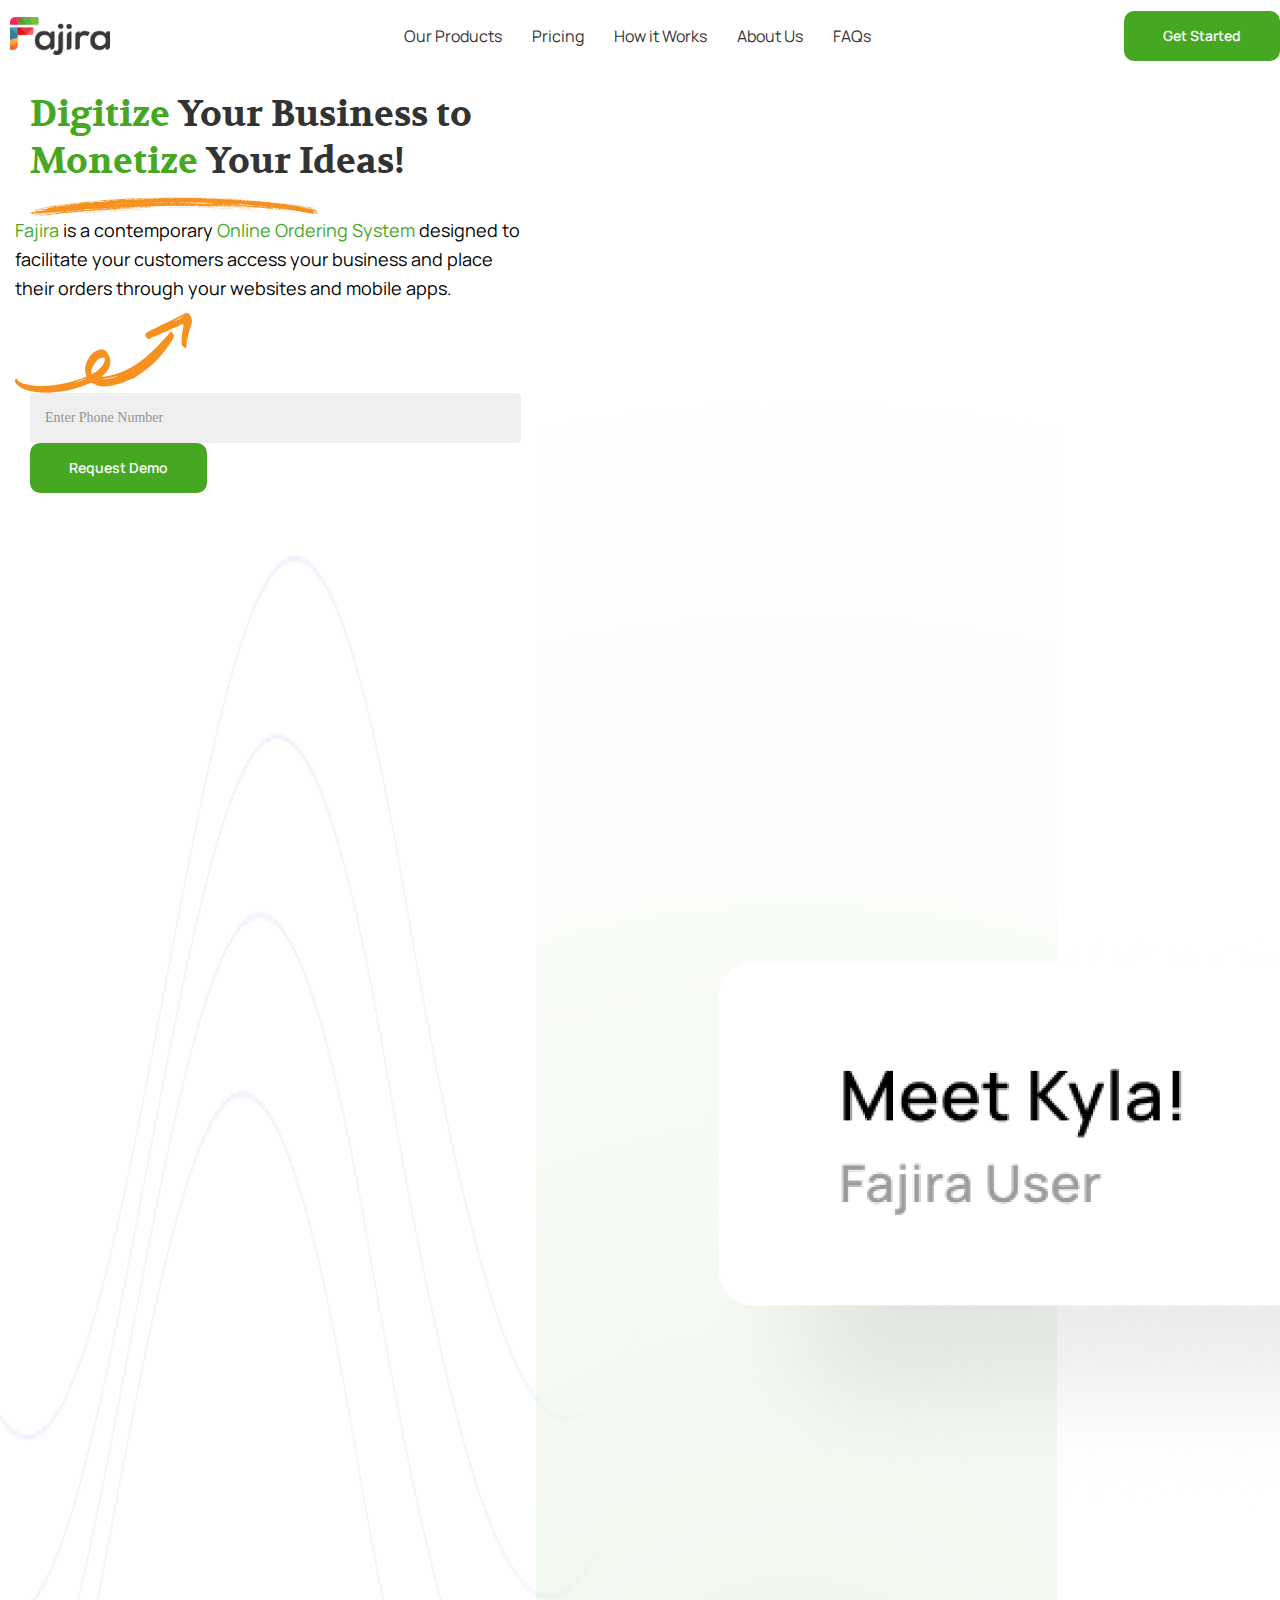
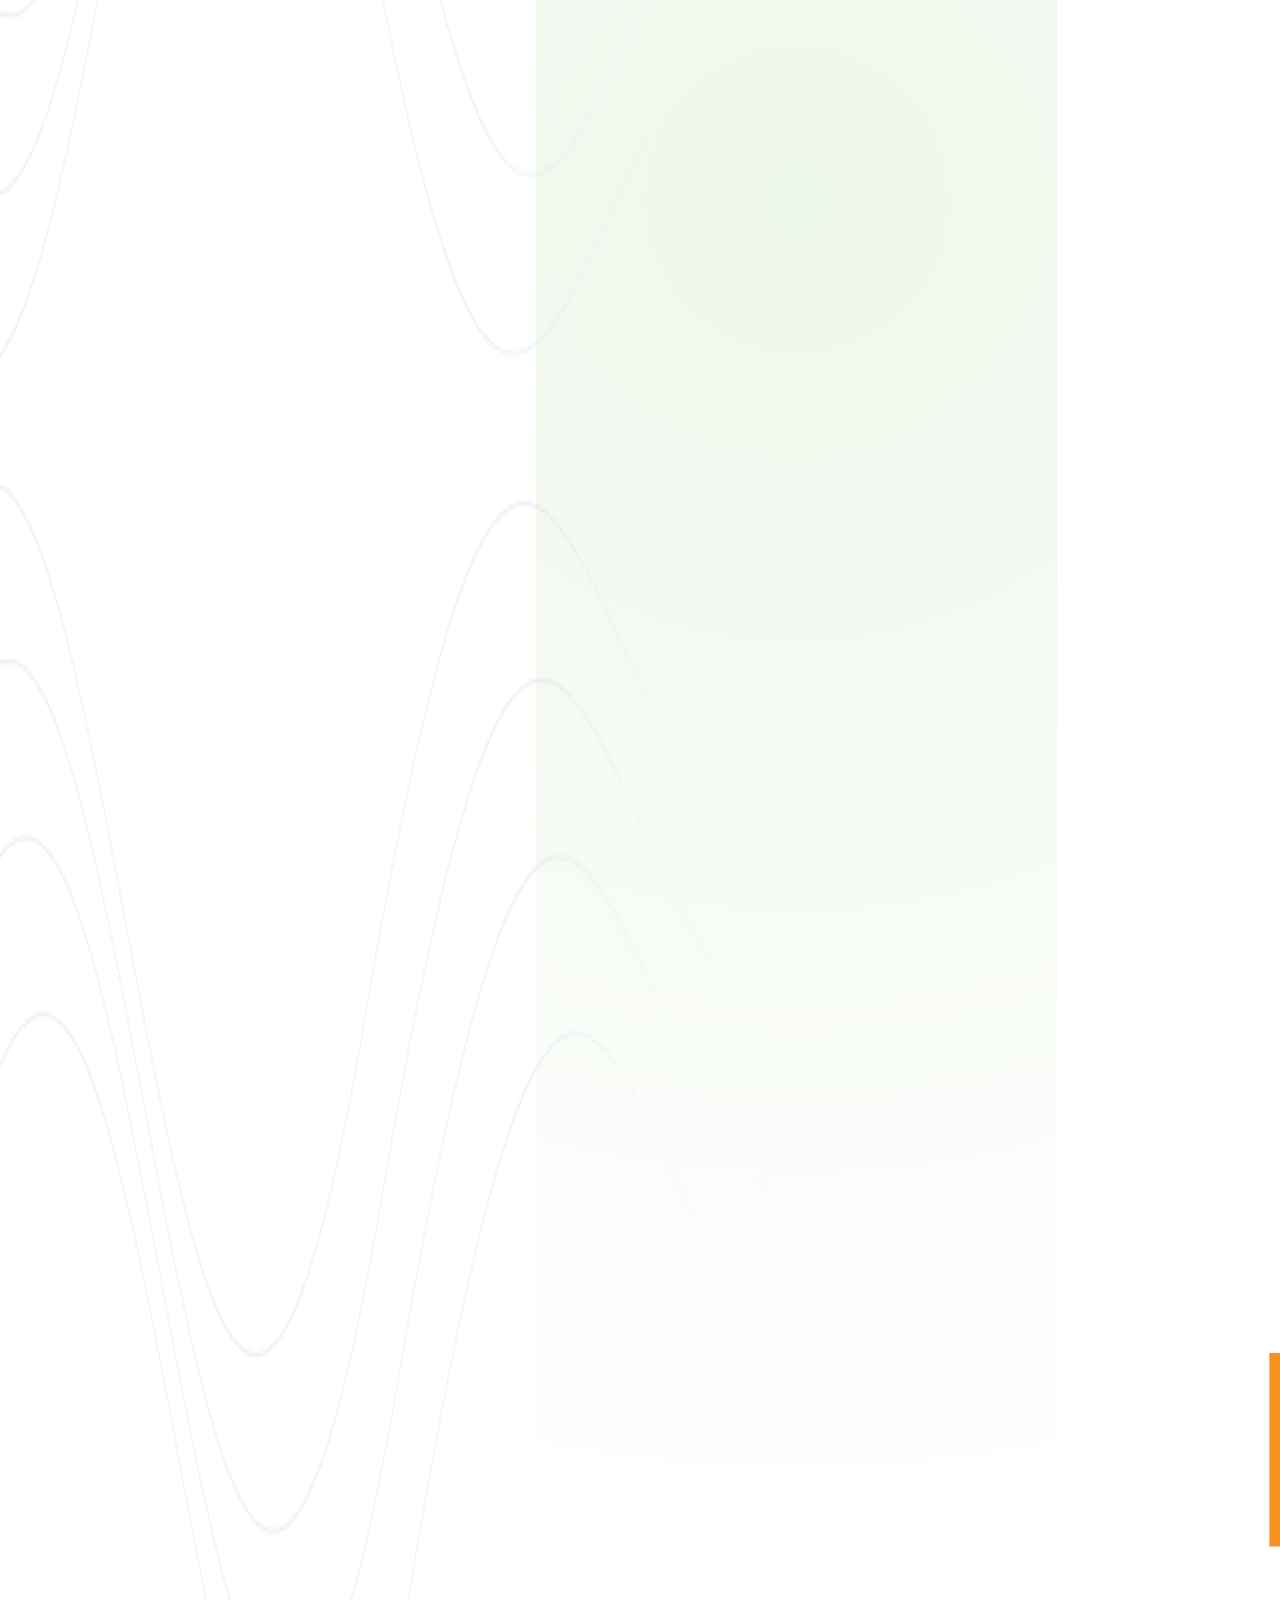
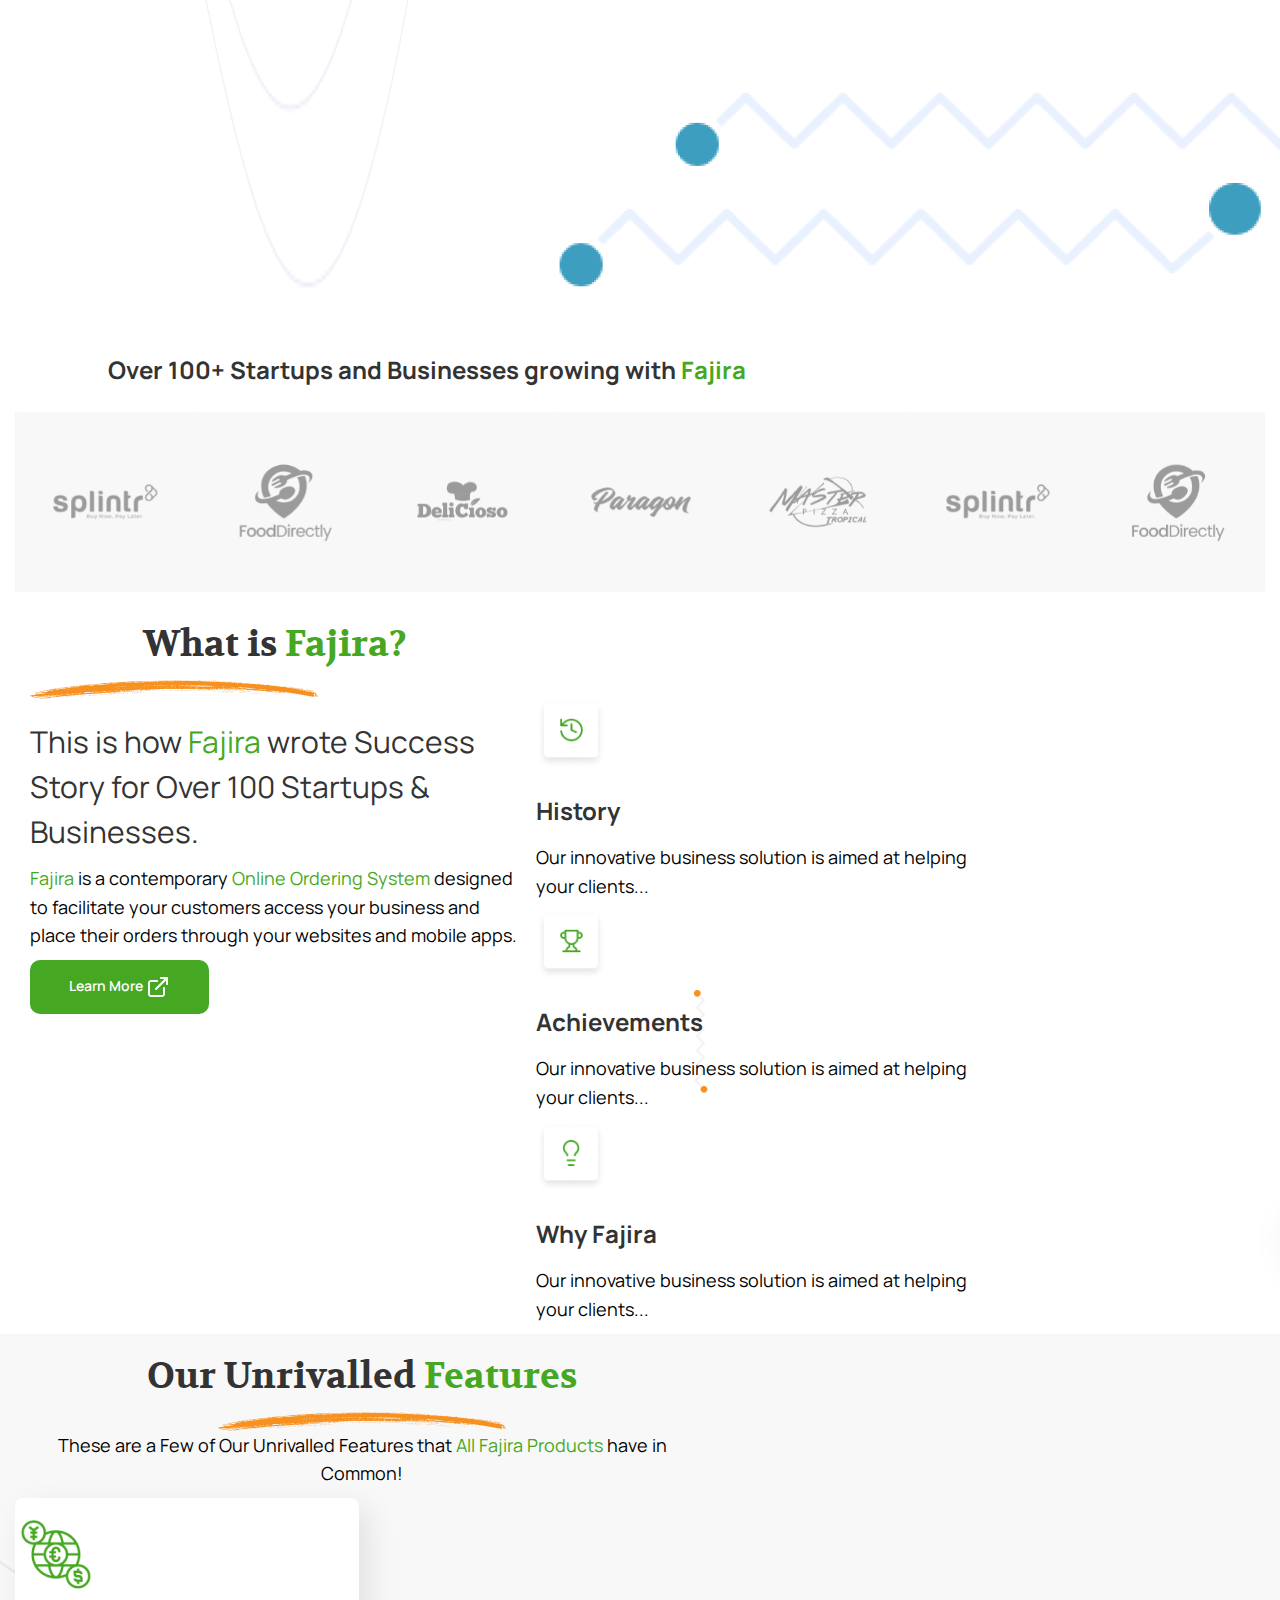
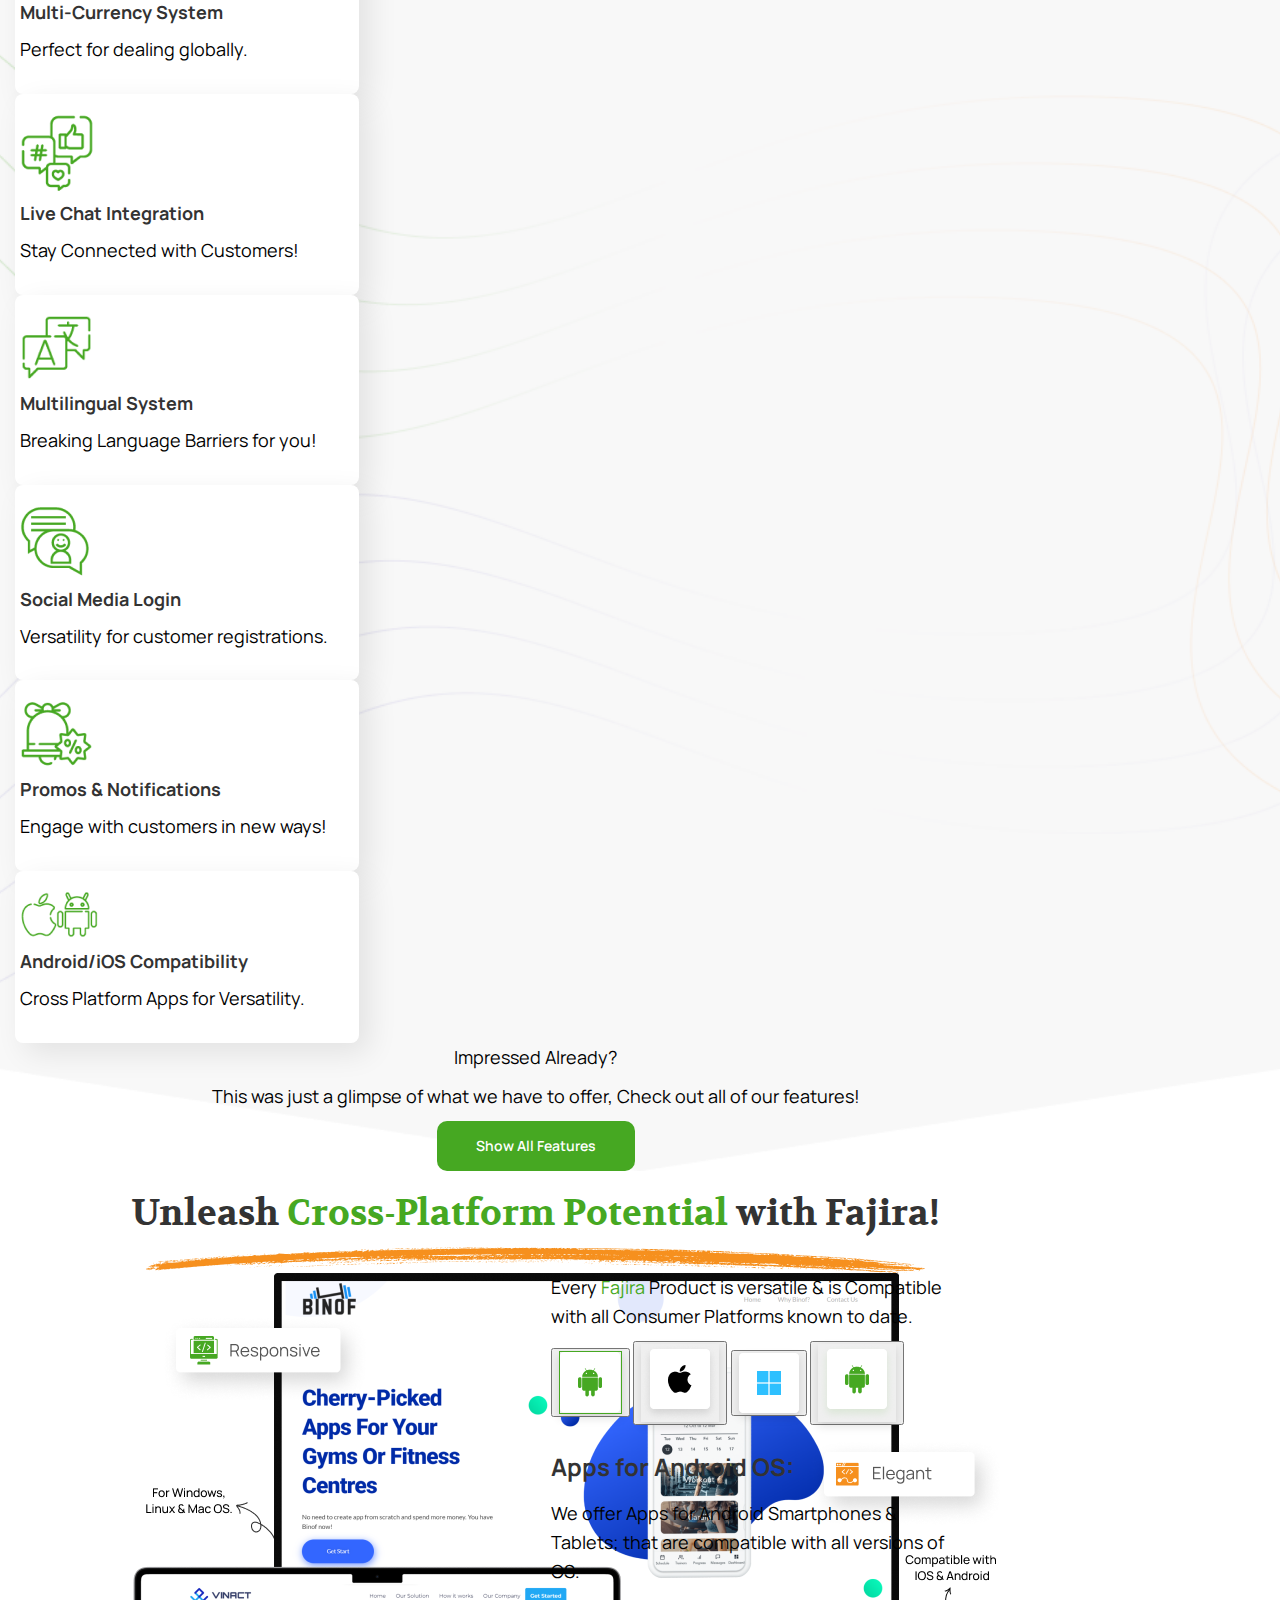
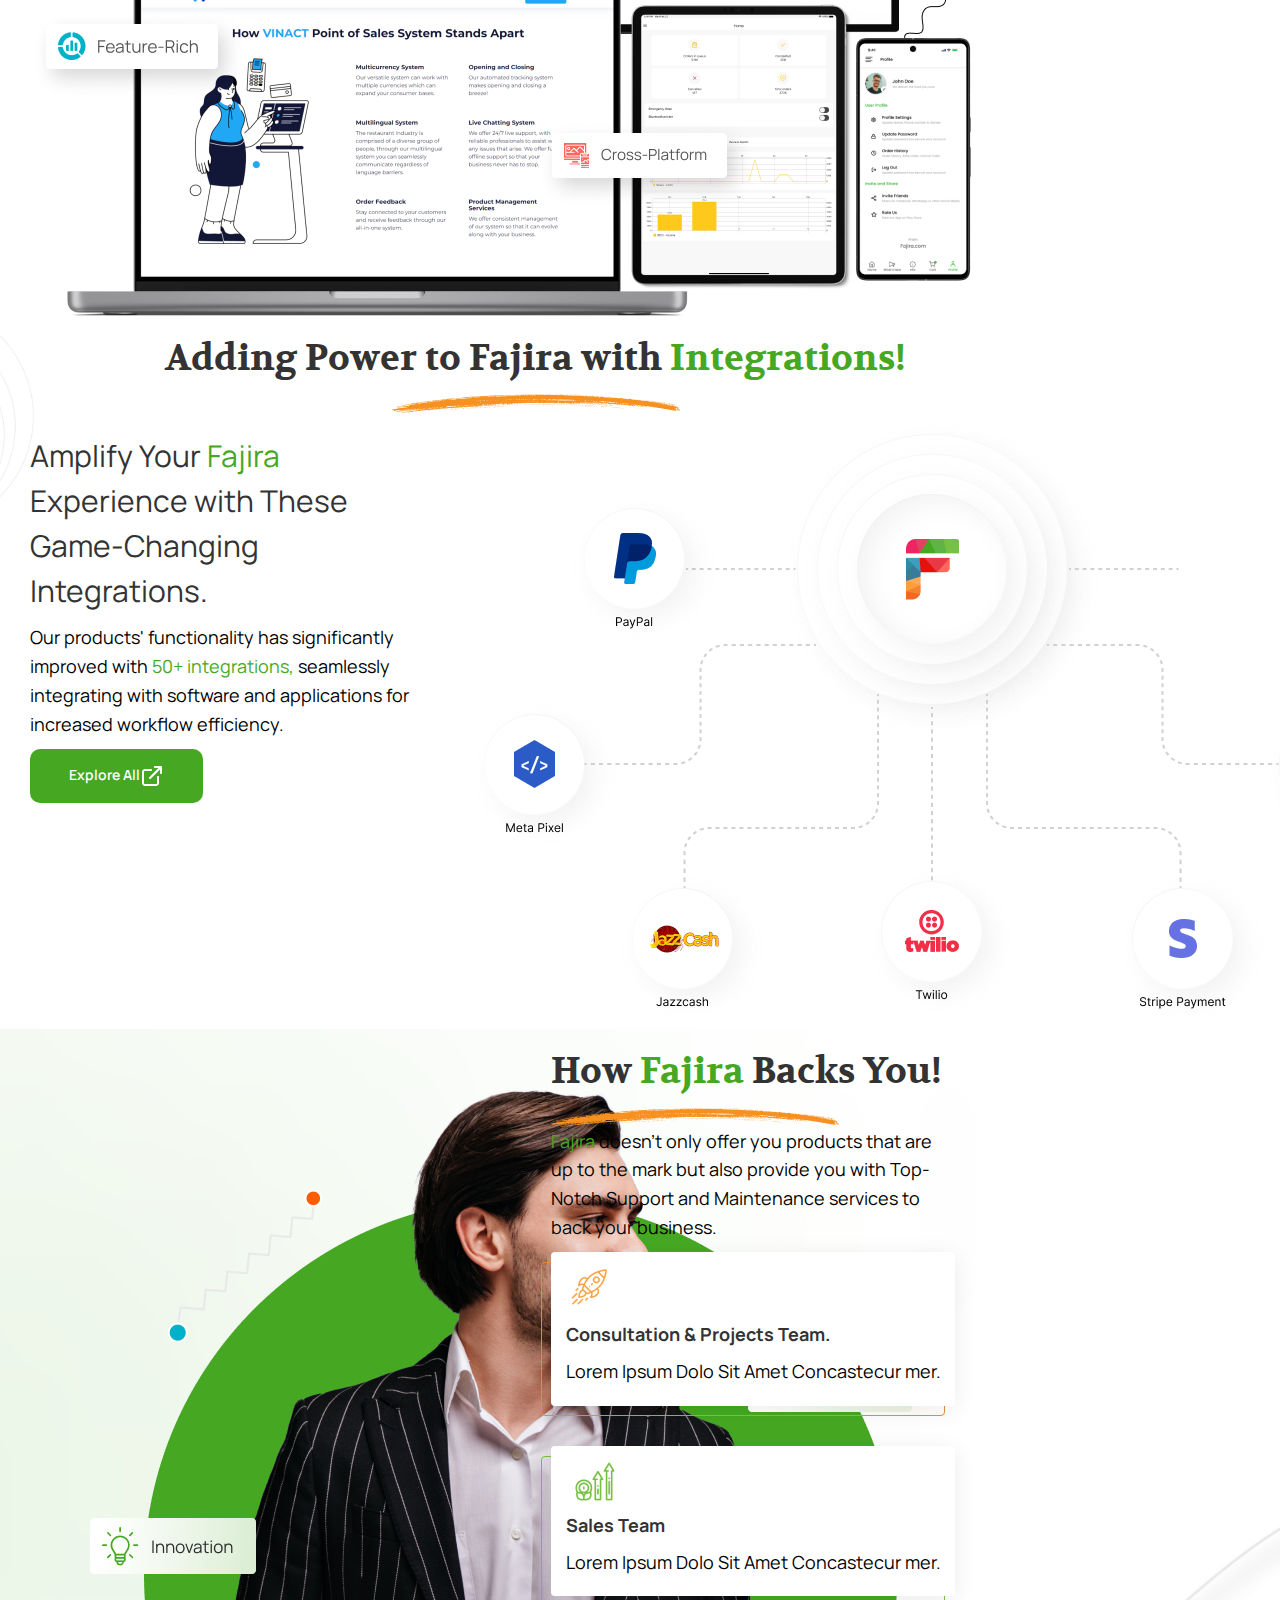
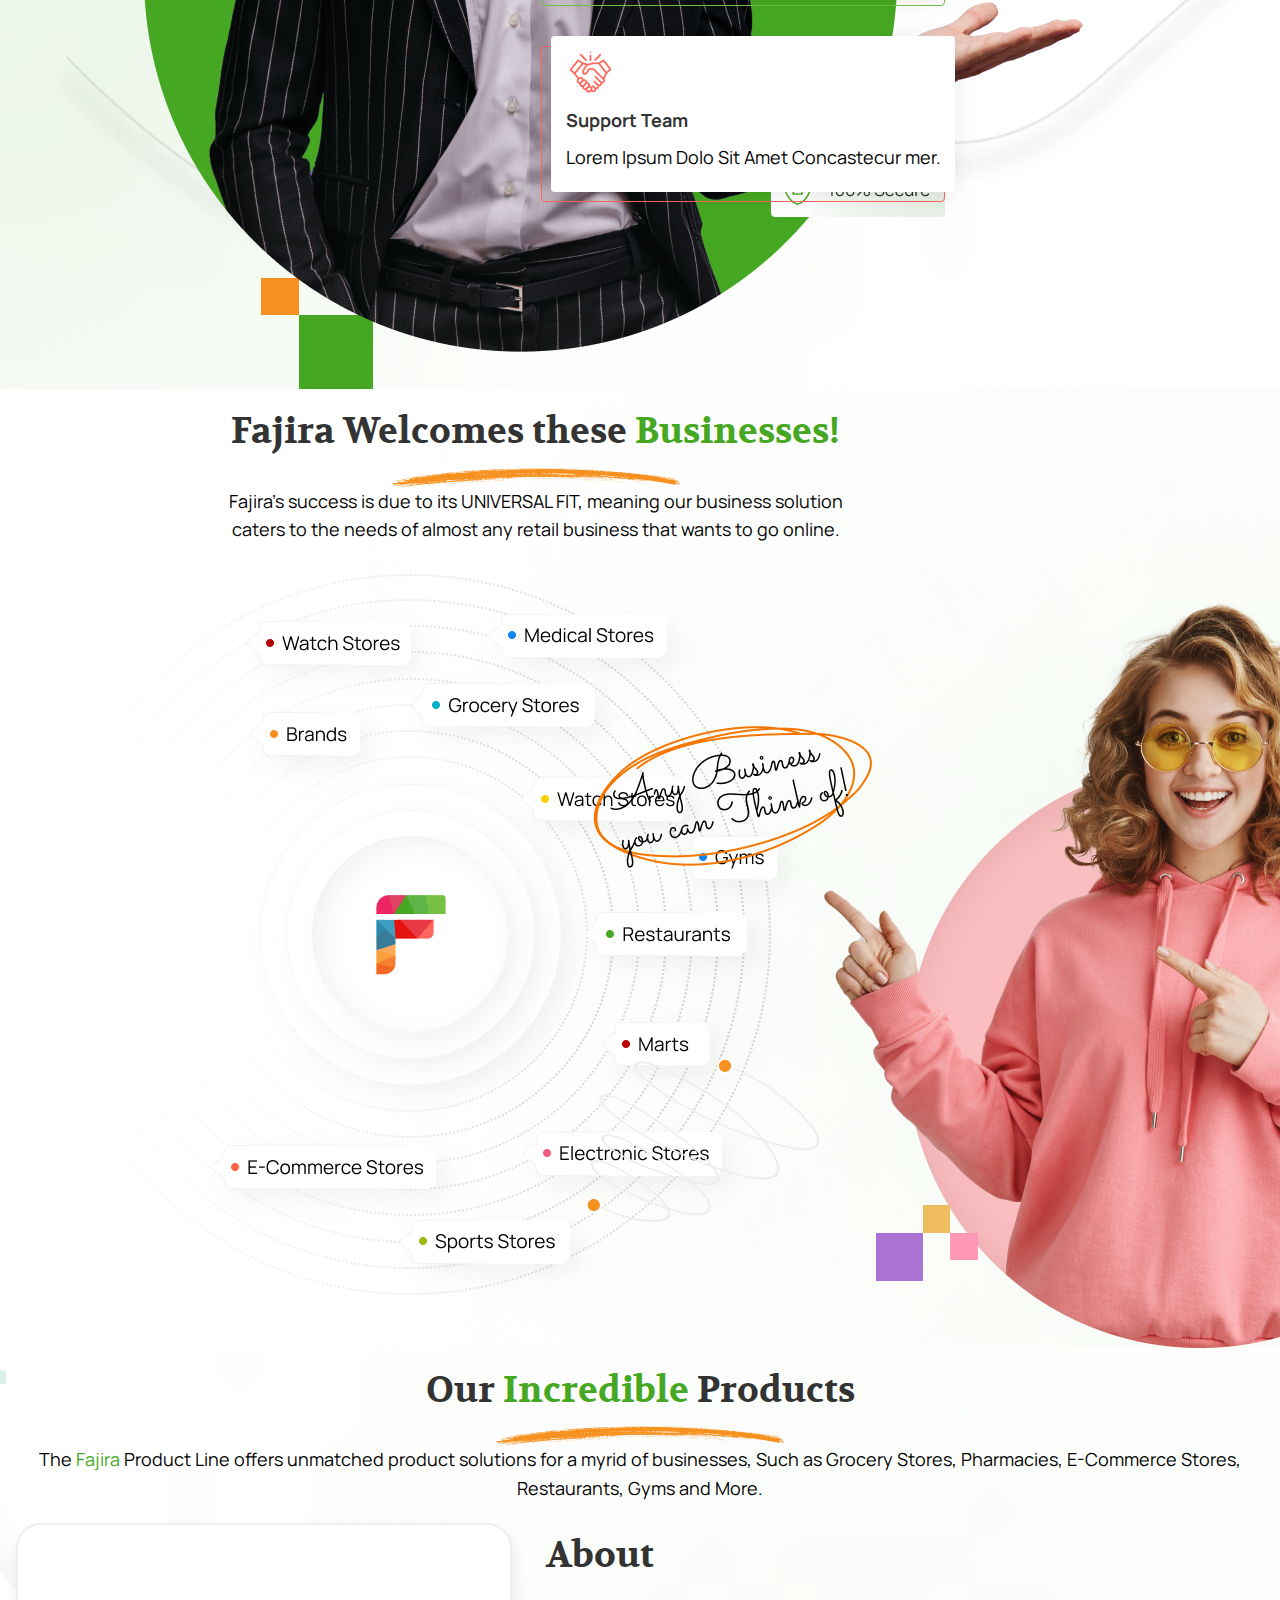
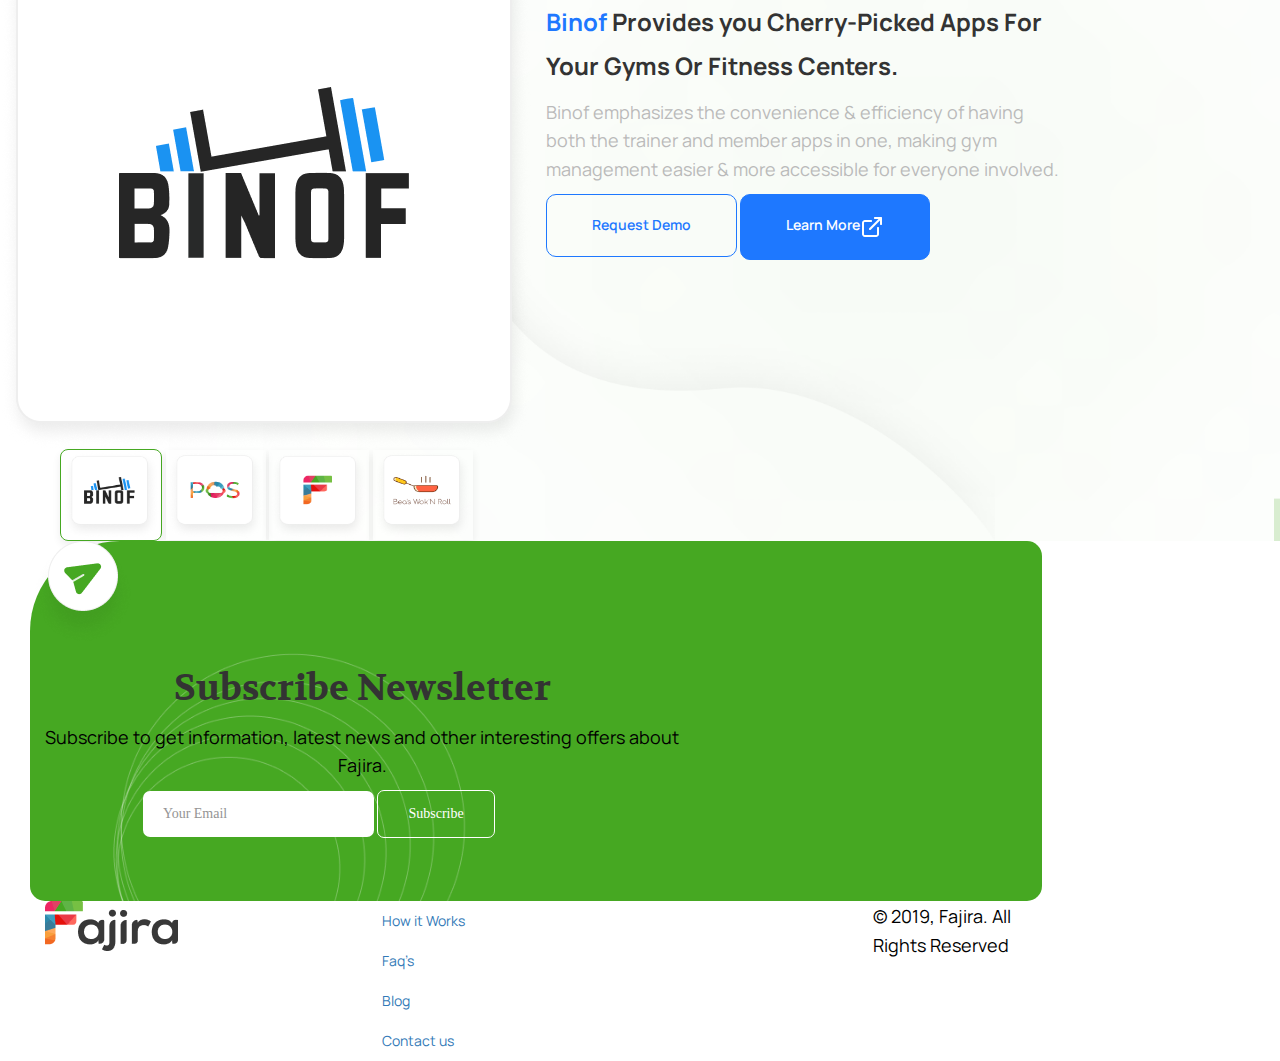
<file: index.html>
<!DOCTYPE html>
<html lang="en">

<head>
    <meta charset="UTF-8">
    <meta http-equiv="X-UA-Compatible" content="IE=edge">
    <meta name="viewport" content="width=device-width, initial-scale=1.0">
    <title>Fajira | Go Digital Grow Digital</title>
    <link rel="icon" type="image/x-icon" href="images/favicon.png">
    <!-----------------css Files---------------->
    <link rel="stylesheet" href="css/style.css">
    <!------------------------Bootstrap link----------------------------->
    <link href="https://cdn.jsdelivr.net/npm/bootstrap@5.0.2/dist/css/bootstrap.min.css" rel="stylesheet"
        integrity="sha384-EVSTQN3/azprG1Anm3QDgpJLIm9Nao0Yz1ztcQTwFspd3yD65VohhpuuCOmLASjC" crossorigin="anonymous">
    <link rel="stylesheet" href="css/navbar.css">
    <link rel="stylesheet" href="css/megamanu.css">
    <!------------------------font-awesome----------------------------->
    <link rel="stylesheet" href="https://cdnjs.cloudflare.com/ajax/libs/font-awesome/6.4.0/css/all.min.css"
        integrity="sha512-iecdLmaskl7CVkqkXNQ/ZH/XLlvWZOJyj7Yy7tcenmpD1ypASozpmT/E0iPtmFIB46ZmdtAc9eNBvH0H/ZpiBw=="
        crossorigin="anonymous" referrerpolicy="no-referrer" />
    <!-------------Owl Carousel---------------->
    <link rel="stylesheet" href="https://cdnjs.cloudflare.com/ajax/libs/OwlCarousel2/2.3.4/assets/owl.carousel.min.css">
    <link rel="stylesheet"
        href="https://cdnjs.cloudflare.com/ajax/libs/OwlCarousel2/2.3.4/assets/owl.theme.default.min.css">
</head>

<body>
    <!----------------------Start Navbar Section-------------------------->
    <header>
        <div class="nav-section py-4">
            <div class="nav-container">
                <div class="nav-brand">
                    <a class="brand-logo" href="#">
                        <img src="images/logo.png" style="max-width:100px !important;" alt="Gofrugal logo"
                            class="gft-menu-logo">
                    </a>
                    <button class="menu">
                        <span class="hamburger"></span>
                    </button>
                </div>
                <div class="mega-menu">
                    <div class="menu-list">
                        <ul class="menu-nav">
                            <li class="nav-submenu" id="busnav1">
                                <div class="nav-business-name submenuevent busnav"><a href="">Our Products<i
                                            class="fa-solid fa-angle-down mx-2 green-text lg"></i></a> <span
                                        class="bustoggleicon"></span>
                                </div>
                                <div class="deskview">
                                    <ul class="nav-business-menu row">
                                        <li class="nav-macro-menulist" id="dd_retail1">
                                            <div class="nav-macro-name macroevent"><a href="">Apparel &
                                                    Footwear</a></div>
                                            <ul class="nav-micro-menu" id="retail_search1">
                                                <li class="nav-micro-menulist active"><a href=""><span
                                                            class="afmacro"></span>Apparel &
                                                        Footwear</a></li>
                                                <li class="nav-micro-menulist"><a href=""><span
                                                            class="apparel"></span>Apparel &
                                                        Clothing</a></li>
                                                <li class="nav-micro-menulist"><a href=""><span
                                                            class="boutique"></span>Boutiques</a></li>
                                                <li class="nav-micro-menulist"><a href=""><span
                                                            class="fancy"></span>Fancy
                                                        costume</a></li>
                                                <li class="nav-micro-menulist"><a href=""><span
                                                            class="footwear"></span>Footwear</a></li>
                                                <li class="nav-micro-menulist"><a href=""><span
                                                            class="readymade"></span>Readymade
                                                        Garment</a></li>
                                                <li class="nav-micro-menulist"><a href=""><span
                                                            class="shoe"></span>Shoes</a></li>
                                                <li class="nav-micro-menulist"><a href=""><span
                                                            class="textile"></span>Textile</a></li>
                                            </ul>
                                        </li>
                                        <li class="nav-macro-menulist">
                                            <div class="nav-macro-name macroevent"><a href="">Hypermarket & Departmental
                                                    Stores</a></div>
                                            <ul class="nav-micro-menu" id="retail_search3">
                                                <li class="nav-micro-menulist"><a href=""><span
                                                            class="convenience"></span>Convenience
                                                        store</a></li>
                                                <li class="nav-micro-menulist"><a href=""><span
                                                            class="department"></span>Department
                                                        Stores</a></li>
                                                <li class="nav-micro-menulist active"><a href=""><span
                                                            class="hypermacro"></span>Hypermarket
                                                        & Departmental
                                                        Stores</a>
                                                </li>
                                                <li class="nav-micro-menulist"><a href=""><span
                                                            class="hypermarket"></span>Hypermarket</a>
                                                </li>
                                            </ul>
                                        </li>
                                        <li class="nav-macro-menulist">
                                            <div class="nav-macro-name macroevent"><a href="">Pharma &
                                                    Healthcare</a></div>
                                            <ul class="nav-micro-menu" id="retail_search5">
                                                <li class="nav-micro-menulist"><a href=""><span
                                                            class="ayurvedic"></span>Ayurvedic &
                                                        Wellness</a></li>
                                                <li class="nav-micro-menulist"><a href=""><span
                                                            class="chemist"></span>Chemists &
                                                        druggists</a></li>
                                                <li class="nav-micro-menulist"><a href=""><span
                                                            class="healthcare"></span>Health care</a>
                                                </li>
                                                <li class="nav-micro-menulist"><a href=""><span
                                                            class="medical"></span>Medical shop</a></li>
                                                <li class="nav-micro-menulist active"><a href=""><span
                                                            class="pharmacy"></span>Pharmacy</a>
                                                </li>
                                                <li class="nav-micro-menulist"><a href=""><span
                                                            class="surgical"></span>Surgical</a></li>
                                            </ul>
                                        </li>
                                        <li class="nav-macro-menulist">
                                            <div class="nav-macro-name macroevent"><a href="">Supermarket &
                                                    Groceries</a></div>
                                            <ul class="nav-micro-menu" id="retail_search6">
                                                <li class="nav-micro-menulist"><a href=""><span
                                                            class="fruits"></span>Fruits
                                                        & Vegetables</a></li>
                                                <li class="nav-micro-menulist"><a href=""><span
                                                            class="vegatables"></span>Groceries and
                                                        Vegetables</a></li>
                                                <li class="nav-micro-menulist"><a href=""><span
                                                            class="kirana"></span>Kirana</a></li>
                                                <li class="nav-micro-menulist"><a href=""><span
                                                            class="ricetrader"></span>Rice Traders</a>
                                                </li>
                                                <li class="nav-micro-menulist active"><a href=""><span
                                                            class="supermarket"></span>Supermarket</a></li>
                                            </ul>
                                        </li>
                                    </ul>
                                </div>
                            </li>
                        </ul>
                    </div>
                    <div class="menu-list">
                        <ul class="menu-nav">
                            <li class="nav-submenu">
                                <div class="nav-business-name"><a href="">Pricing</a> <span></span></div>
                            </li>
                        </ul>
                    </div>
                    <div class="menu-list">
                        <ul class="menu-nav">
                            <li class="nav-submenu">
                                <div class="nav-business-name"><a href="">How it Works</a> <span></span></div>
                            </li>
                        </ul>
                    </div>
                    <div class="menu-list">
                        <ul class="menu-nav">
                            <li class="nav-submenu">
                                <div class="nav-business-name"><a href="about-us.html">About Us</a> <span></span></div>
                            </li>
                        </ul>
                    </div>
                    <div class="menu-list">
                        <ul class="menu-nav">
                            <li class="nav-submenu">
                                <div class="nav-business-name"><a href="">FAQs</a> <span></span></div>
                            </li>
                        </ul>
                    </div>
                    <div class="sm pt-5">
                        <a href="#" class="btn green-bg px-5 py-3">Get Started</a>
                    </div>
                </div>
                <div class="lg">
                    <a href="#" class="btn green-bg">Get Started</a>
                </div>
            </div>
        </div>
    </header>
    <!----------------------End NAvbar Section  ------------------------>
    <!----------------------Home Section Start-------------------------->
    <section class="container-fluid bg-hero py-5 d-flex justify-content-center">
        <div class="col-sm-12 col-md-12 col-lg-10 mx-auto ">
            <div class="row align-items-center row-h">
                <div class="col-lg-6 col-md-6">
                    <h1 class="display-1"><span class="green-text">Digitize </span>Your Business to <span
                            class="green-text"> Monetize </span>
                        Your Ideas!
                    </h1>
                    <div class="col-4"><img src="images/Layer_1.png" alt="not-found" class="img-fluid"></div>
                    <div class="row pt-5">
                        <div class="col-10">
                            <p><span class="green-text fw-bold text-decoration-underline">Fajira</span> is a
                                contemporary <span class="green-text fw-bold text-decoration-underline">Online
                                    Ordering
                                    System</span> designed
                                to facilitate your customers access your business and
                                place their orders through your websites and mobile
                                apps.</p>
                        </div>
                        <div class="col-2">
                            <img src="images/arrow-vaector.png" class="img-fluid" alt="not-found">
                        </div>
                    </div>
                    <div class="col-10">
                        <form class=" position-relative d-block
                                                            d-lg-flex d-md-flex mt-5" action="#" method="POST"
                            data-redirecturl="#">
                            <input type="text" class=" 
                                    form-control" placeholder="Enter Phone Number"
                                style="border: none; background-color: rgba(239, 239, 239, 1);; padding: 25px 15px;"
                                name="#" autocomplete="off">
                            <input type="submit" value="Request Demo" class=" btn green-bg mt-3 mt-lg-0
                                                                mt-md-0">
                        </form>
                    </div>
                </div>
                <div class="col-lg-6 col-md-6  green-radial">
                    <img src="images/image 67.png" alt="not-found" class="img-fluid">
                </div>
            </div>
        </div>
    </section>
    <!-----------------------------Home Section End---------------------------------->
    <!----------------------Businesses growing Section Start------------------------->
    <section class="container-fluid main-content pt-5">
        <div class="row justify-content-center">
            <div class="col-lg-8 col-md-10 py-5">
                <div class="section-heading text-center">
                    <h3>Over 100+ Startups and Businesses growing with <span class="green-text">Fajira</span></h3>
                </div>
            </div>
        </div>
        <div class="home-demo">
            <div class="owl-carousel owl-theme">
                <div class="item">
                    <img src="images/clients/clients (1).png" alt="not-found clients-hover" class="img-fluid">
                </div>
                <div class="item">
                    <img src="images/clients/clients (2).png" alt="not-found" class="img-fluid">
                </div>
                <div class="item">
                    <img src="images/clients/clients (3).png" alt="not-found" class="img-fluid">
                </div>
                <div class="item">
                    <img src="images/clients/clients (4).png" alt="not-found" class="img-fluid">
                </div>
                <div class="item">
                    <img src="images/clients/clients (5).png" alt="not-found" class="img-fluid">
                </div>
            </div>
        </div>
    </section>
    <!-------------------Businesses growing Section End --------------------->
    <!-------------------what is fajira section start-------------------->
    <section class="container-fluid py-5 d-flex justify-content-center bg-whatfajira">
        <div class="col-sm-12 col-md-12 col-lg-10 mx-auto py-5">
            <div class="row justify-content-center pb-5 mb-5">
                <div class="col-lg-6 d-grid justify-content-center">
                    <h1 class="text-center display-1">What is <span class="green-text">Fajira?</span></h1>
                    <span class="position-relative"><img src="images/Layer_1.png" alt="not-found"
                            class="img-fluid position-absolute" style="top: 0; left: 127px;"></span>
                </div>
            </div>
            <div class="row">
                <div class="col-lg-6 py-3">
                    <h2 class="mt-0">This is how <span class="green-text fw-bold">Fajira</span> wrote Success Story
                        for
                        <span class="fw-bold">Over 100</span>
                        Startups & Businesses.
                    </h2>
                    <p class="col-10 mt-5 pt-3"><span class="green-text fw-bold text-decoration-underline">Fajira</span>
                        is a contemporary <span class="green-text fw-bold text-decoration-underline">Online
                            Ordering System</span> designed to facilitate your customers access your
                        business and place their orders through your websites and mobile apps.</p>
                    <a href="#" class="btn green-bg mt-5">Learn More <img src="images/what-fajira/external-link.png"
                            alt="not-found" class="img-fluid"></a>
                </div>
                <div class="col-lg-5 col-md-6 col-sm-12 offset-lg-1  py-3">
                    <div class="row pb-4">
                        <div class="col-3 text-end">
                            <img src="images/what-fajira/history.png" class="waht-fajira-icon" alt="not-found">
                        </div>
                        <div class="col-9">
                            <h3 class="fw-bold my-0">History</h3>
                            <p class="card-text text-secondary">Our innovative business solution is aimed at helping
                                your clients...
                            </p>
                        </div>
                    </div>
                    <div class="row pb-4">
                        <div class="col-3 text-end">
                            <img src="images/what-fajira/trophy.png" class="waht-fajira-icon" alt="not-found">
                        </div>
                        <div class="col-9">
                            <h3 class="fw-bold my-0">Achievements</h3>
                            <p class="card-text text-secondary">Our innovative business solution is aimed at helping
                                your
                                clients...
                            </p>
                        </div>
                    </div>
                    <div class="row pb-4">
                        <div class="col-3 text-end">
                            <img src="images/what-fajira/lightbulb.png" class="waht-fajira-icon" alt="not-found">
                        </div>
                        <div class="col-9">
                            <h3 class="fw-bold my-0">Why Fajira</h3>
                            <p class="card-text text-secondary">Our innovative business solution is aimed at helping
                                your clients...
                            </p>
                        </div>
                    </div>
                </div>
            </div>
        </div>
    </section>
    <!-------------------what is fajira section End---------------------->
    <!-------------------Our Unrivalled Features Section Start----------->
    <section class="container-fluid  py-5 d-flex justify-content-center bg-Features">
        <div class="col-sm-12 col-md-12 col-lg-10 mx-auto py-5">
            <div class="row">
                <div class="col-sm-12 col-md-12 col-lg-8 text-center mx-auto">
                    <h1 class="display-1 position-relative">Our Unrivalled <span class="green-text">Features</span></h1>
                    <span class="position-absolute" style="top: 85px; left: 423px;"><img src="images/Layer_1.png"
                            class="img-fluid" alt="not-found"></span>
                    <p class="pt-5">These are a Few of Our Unrivalled Features that <span class="green-text fw-bold">All
                            Fajira Products</span> have in Common!</p>
                </div>
            </div>
            <div class="row py-lg-5 justify-content-center">
                <div class="col-4-feacture" style="display:table;">
                    <div class="unrivalled-features-card">
                        <div class="row align-items-center">
                            <div class="col-3 text-end">
                                <img src="images/features/feacture-7.png" class="img-fluid" alt="not-found">
                            </div>
                            <div class="col-9">
                                <h4 class="m-0">Multi-Currency System</h4>
                                <p class="text-secondary fs-4">Perfect for dealing globally.</p>
                            </div>
                        </div>
                    </div>
                </div>
                <div class="col-4-feacture mx-2" style="display:table;">
                    <div class="unrivalled-features-card">
                        <div class="row align-items-center">
                            <div class="col-3 text-end">
                                <img src="images/features/feacture-4.png" class="img-fluid" alt="not-found">
                            </div>
                            <div class="col-9">
                                <h4 class="m-0">Live Chat Integration</h4>
                                <p class="text-secondary fs-4">Stay Connected with Customers!</p>
                            </div>
                        </div>
                    </div>
                </div>
                <div class="col-4-feacture" style="display: table;">
                    <div class="unrivalled-features-card">
                        <div class="row align-items-center">
                            <div class="col-3 text-end">
                                <img src="images/features/feacture-2.png" class="img-fluid" alt="not-found">
                            </div>
                            <div class="col-9">
                                <h4 class="m-0">Multilingual System</h4>
                                <p class="text-secondary fs-4">Breaking Language Barriers for you!</p>
                            </div>
                        </div>
                    </div>
                </div>
            </div>
            <div class="row py-lg-5 justify-content-center">
                <div class="col-4-feacture" style="display: table;">
                    <div class="unrivalled-features-card">
                        <div class="row align-items-center">
                            <div class="col-3 text-end">
                                <img src="images/features/feacture-3.png" class="img-fluid" alt="not-found">
                            </div>
                            <div class="col-9">
                                <h4 class="m-0">Social Media Login</h4>
                                <p class="text-secondary fs-4">Versatility for customer registrations.</p>
                            </div>
                        </div>
                    </div>
                </div>
                <div class="col-4-feacture mx-2" style="display: table;">
                    <div class="unrivalled-features-card">
                        <div class="row align-items-center">
                            <div class="col-3 text-end">
                                <img src="images/features/feacture-5.png" class="img-fluid" alt="not-found">
                            </div>
                            <div class="col-9">
                                <h4 class="m-0">Promos & Notifications</h4>
                                <p class="text-secondary fs-4">Engage with customers in new ways!</p>
                            </div>
                        </div>
                    </div>
                </div>
                <div class="col-4-feacture" style="display: table;">
                    <div class="unrivalled-features-card">
                        <div class="row align-items-center">
                            <div class="col-3 text-end">
                                <img src="images/features/feacture-1.png" class="img-fluid" alt="not-found">
                            </div>
                            <div class="col-9">
                                <h4 class="m-0">Android/iOS Compatibility</h4>
                                <p class="text-secondary fs-4">Cross Platform Apps for Versatility.</p>
                            </div>
                        </div>
                    </div>
                </div>
            </div>
            <div class="collapse" id="collapseExample">
                <div class="row py-lg-5 justify-content-center">
                    <div class="col-4-feacture" style="display:table;">
                        <div class="unrivalled-features-card">
                            <div class="row align-items-center">
                                <div class="col-3 text-end">
                                    <img src="images/features/feacture-7.png" class="img-fluid" alt="not-found">
                                </div>
                                <div class="col-9">
                                    <h4 class="m-0">Multi-Currency System</h4>
                                    <p class="text-secondary fs-4">Perfect for dealing globally.</p>
                                </div>
                            </div>
                        </div>
                    </div>
                    <div class="col-4-feacture mx-2" style="display:table;">
                        <div class="unrivalled-features-card">
                            <div class="row align-items-center">
                                <div class="col-3 text-end">
                                    <img src="images/features/feacture-4.png" class="img-fluid" alt="not-found">
                                </div>
                                <div class="col-9">
                                    <h4 class="m-0">Live Chat Integration</h4>
                                    <p class="text-secondary fs-4">Stay Connected with Customers!</p>
                                </div>
                            </div>
                        </div>
                    </div>
                    <div class="col-4-feacture" style="display: table;">
                        <div class="unrivalled-features-card">
                            <div class="row align-items-center">
                                <div class="col-3 text-end">
                                    <img src="images/features/feacture-2.png" class="img-fluid" alt="not-found">
                                </div>
                                <div class="col-9">
                                    <h4 class="m-0">Multilingual System</h4>
                                    <p class="text-secondary fs-4">Breaking Language Barriers for you!</p>
                                </div>
                            </div>
                        </div>
                    </div>
                </div>
            </div>
            <div class="col-12 text-center">
                <p class="fw-bold">Impressed Already?</p>
                <p>This was just a glimpse of what we have to offer, Check out all of our features!</p>
                <button class="green-bg btn" data-bs-toggle="collapse" data-bs-target="#collapseExample"
                    aria-expanded="false" aria-controls="collapseExample">Show All Features</button>
            </div>
        </div>
    </section>
    <!-------------------Our Unrivalled Features Section End------------>
    <!---------------- Cross-Platform Potential-start ------------------>
    <section class="container-fluid py-5 d-flex justify-content-center bg-Unleash">
        <div class="col-sm-12 col-md-12 col-lg-10 mx-auto py-5">
            <div class="row">
                <div class="col-12 text-center pb-5 mb-5">
                    <h1 class="display-2 position-relative">Unleash <span class="green-text">Cross-Platform
                            Potential </span> with
                        Fajira!</h1>
                    <span class="position-absolute pb-5" style="top: 114px; left: 215px;">
                        <img src="images/Platform Potential/Layer_1.png" class="img-fluid" alt="not-found">
                    </span>
                </div>
            </div>
            <div class="row pt-5 align-items-center">
                <div class="col-sm-12 col-md-12 col-lg-6">
                    <img src="images/Platform Potential/Group 427319048.png" class="img-fluid" alt="not-found">
                </div>
                <div class="col-sm-12 col-sm-12 col-lg-5 offset-lg-1">
                    <p class="fs-2">Every <span class="green-text fw-bold">Fajira</span> Product is versatile &
                        is Compatible with all Consumer Platforms known to date.</p>
                    <div class="wrapper">
                        <div class="buttonWrapper py-5">
                            <button class="bg-transparent border-0">
                                <img src="images/Platform Potential/icons (2).png" data-id="android"
                                    class="img-fluid tab-button active" alt="not-found">
                            </button>
                            <button class="bg-transparent border-0">
                                <img src="images/Platform Potential/icons (3).png" data-id="apple"
                                    class="img-fluid tab-button" alt="not-found">
                            </button>
                            <button class="bg-transparent border-0">
                                <img src="images/Platform Potential/icons (4).png" data-id="window"
                                    class="img-fluid tab-button" alt="not-found">
                            </button>
                            <button class="bg-transparent border-0">
                                <img src="images/Platform Potential/icons (1).png" data-id="linuex"
                                    class="img-fluid tab-button" alt="not-found">
                            </button>
                        </div>
                        <div class="contentWrapper">
                            <div class="content active" id="android">
                                <h3>Apps for Android OS:</h3>
                                <p class="fs-2">We offer Apps for Android Smartphones & Tablets; that are compatible
                                    with all
                                    versions of
                                    OS.</p>
                            </div>
                            <div class="content" id="apple">
                                <h3>Apps for IOS:</h3>
                                <p class="fs-2">We offer Apps for Android Smartphones & Tablets; that are compatible
                                    with all
                                    versions of
                                    OS.</p>
                            </div>
                            <div class="content" id="window">
                                <h3>Apps for window:</h3>
                                <p class="fs-2">We offer Apps for Android Smartphones & Tablets; that are compatible
                                    with all
                                    versions of
                                    OS.</p>
                            </div>
                            <div class="content" id="linuex">
                                <h3>Apps for linux:</h3>
                                <p class="fs-2">We offer Apps for Android Smartphones & Tablets; that are compatible
                                    with all
                                    versions of
                                    OS.</p>
                            </div>
                        </div>
                    </div>
                </div>
            </div>
        </div>
    </section>
    <!----------------- Cross-Platform Potential-end ------------------->
    <!----------------------- Integrations-start ----------------------->
    <section class="container-fluid py-5 d-flex justify-content-center bg-Integrations">
        <div class="col-sm-12 col-md-12 col-lg-10 mx-auto py-5">
            <div class="row justify-content-center align-items-center">
                <div class="col-12 text-center pb-5">
                    <h1 class="display-2 position-relative">Adding Power to Fajira with <span
                            class="green-text">Integrations!</span></h1>
                    <span class="position-absolute" style="top: 120px; right: 201px;">
                        <img src="images/Layer_1.png" class="img-fluid" alt="not-found">
                    </span>
                </div>
            </div>
            <div class="row pt-5 align-items-center">
                <div class="col-sm-12 col-md-12 col-lg-5 ">
                    <h2>Amplify Your <span class="green-text fw-bold">Fajira</span> Experience with These <span
                            class="fw-bold">Game-Changing Integrations.</span></h2>
                    <p class="fs-2 pt-4">Our products' functionality has significantly improved with <span
                            class="green-text fw-bold">50+
                            integrations,</span> seamlessly integrating with software and
                        applications for increased workflow efficiency.</p>
                    <a href="#" class="btn green-bg mt-5">Explore All<img src="images/what-fajira/external-link.png"
                            alt="not-found" class="img-fluid mx-3"></a>
                </div>
                <div class="col-sm-12 col-md-12 col-lg-6 offset-lg-1">
                    <img src="images/Integrations/Group 427319120.png" class="img-fluid" alt="not-found">
                </div>
            </div>
        </div>
    </section>
    <!----------------------- Integrations-end ----------------------->
    <!-----------------------  Fajira Backs-start ----------------------->
    <section class="container-fluid py-5 d-flex justify-content-center bg-fajira-back">
        <div class="col-sm-12 col-md-12 col-lg-10 mx-auto py-5">
            <div class="row pt-5 align-items-center">
                <div class="col-sm-12 col-md-12 col-lg-6">
                    <img src="images/fajira-backs/back-fajira-bg.png" class="img-fluid" alt="not-found">
                </div>
                <div class="col-sm-12 col-md-12 col-lg-5 offset-lg-1" style="z-index: 9;">
                    <h1 class="display-2">How <span class="green-text fw-bold">Fajira </span>Backs You!</h1>
                    <img src="images/Layer_1.png" class="img-fluid" alt="not-found">
                    <p class="py-5"><span class="green-text fw-bold">Fajira</span> doesn’t only offer you products that
                        are up to the
                        mark but also provide you with Top-Notch Support and
                        Maintenance services to back your business.</p>
                    <div class="card-1">
                        <div class="row align-items-center">
                            <div class="col-2">
                                <img src="images/fajira-backs/icons-3.png" class="img-fluid" alt="not-found">
                            </div>
                            <div class="col-10">
                                <h4 class="m-0">Consultation & Projects Team.</h4>
                                <p class="text-secondary m-0 fs-4">Lorem Ipsum Dolo Sit Amet Concastecur mer.</p>
                            </div>
                        </div>
                    </div>
                    <div class="card-2">
                        <div class="row align-items-center">
                            <div class="col-2">
                                <img src="images/fajira-backs/icons-1.png" class="img-fluid" alt="not-found">
                            </div>
                            <div class="col-10">
                                <h4 class="m-0">Sales Team</h4>
                                <p class="text-secondary m-0 fs-4">Lorem Ipsum Dolo Sit Amet Concastecur mer.</p>
                            </div>
                        </div>
                    </div>
                    <div class="card-3">
                        <div class="row align-items-center">
                            <div class="col-2">
                                <img src="images/fajira-backs/icons-2.png" class="img-fluid" alt="not-found">
                            </div>
                            <div class="col-10">
                                <h4 class="m-0">Support Team</h4>
                                <p class="text-secondary m-0 fs-4">Lorem Ipsum Dolo Sit Amet Concastecur mer.</p>
                            </div>
                        </div>
                    </div>
                </div>
            </div>
        </div>
    </section>
    <!-----------------------  Fajira Backs-end ----------------------->
    <!---------------------  Fajira Businesses-start ------------------->
    <section class="container-fluid py-5 d-flex justify-content-center bg-fajira-Businesses">
        <div class="col-sm-12 col-md-12 col-lg-10 mx-auto py-5">
            <div class="row justify-content-between align-items-center">
                <div class="col-12 text-center pb-3">
                    <h1 class="display-2 position-relative pb-5">Fajira Welcomes these <span
                            class="green-text">Businesses!</span></h1>
                    <span class="position-absolute" style="top: 103px; right: 265px;"><img src="images/Layer_1.png"
                            class="img-fluid" alt="not-found"></span>
                    <p class="para-align">Fajira's success is due to its UNIVERSAL FIT,
                        meaning our business solution
                        caters to the needs of almost any retail
                        business that wants to go online.</p>
                </div>
            </div>
            <div class="row pt-5">
                <div class="col-sm-12 col-md-12 col-lg-6">
                    <img src="images/fajira-businesses/Group 427319151.png" class="img-fluid" alt="not-found">
                </div>
                <div class="col-sm-12 col-md-12 col-lg-6">
                    <img src="images/fajira-businesses/Group 427319157.png" class="img-fluid" alt="not-found">
                </div>
            </div>
        </div>
    </section>
    <!---------------------  Fajira Businesses-end -------------------->
    <!---------------------  Fajira product-start ------------------->
    <style>
        .b-tab {
            display: none;
        }

        .b-tab.active {
            display: flex;
        }

        .b-nav-tab {
            display: inline-block;
        }
    </style>
    <section class="container-fluid py-5 d-flex justify-content-center bg-product">
        <div class="col-12 py-5">
            <div class="row justify-content-between align-items-center">
                <div class="col-8 text-center pb-3">
                    <h1 class="display-2 position-relative">Our <span class="green-text"> Incredible </span>Products
                    </h1>
                    <span class="position-absolute" style="right: 719px;">
                        <img src="images/Layer_1.png" class="img-fluid" alt="not-found">
                    </span>
                    <p class="pt-5 mt-4">The <span class="fw-bold green-text">Fajira</span>
                        Product Line offers
                        unmatched product solutions for a myrid of businesses, Such as Grocery Stores,
                        Pharmacies, E-Commerce Stores, Restaurants, Gyms and More.</p>
                </div>
            </div>
            <div class="row pt-5 justify-content-center">
                <div class="row align-items-center b-tab active pb-5" id="Binof">
                    <div class="col-sm-12 col-md-12 col-lg-5 me-auto text-center ">
                        <img src="images/our-ptoduct/large-icons (7).png" class="img-fluid tabs-lg-img" alt="not-found">
                    </div>
                    <div class="col-sm-12 col-md-12 col-lg-5 offset-lg-1">
                        <h1 class="display-1">About</h1>
                        <h3>
                            <span class="fw-bold" style="color: rgba(30, 120, 255, 1);">Binof</span> Provides you
                            Cherry-Picked
                            Apps For Your Gyms Or Fitness Centers.
                        </h3>
                        <p class="para pt-3">Binof emphasizes the convenience & efficiency of having both the
                            trainer and member apps in
                            one, making gym management
                            easier & more accessible for everyone involved.</p>
                        <div class="d-flex pt-5">
                            <button class="binof-btn-demo me-3"><a href="" style="color: rgba(30, 120, 255, 1);">Request
                                    Demo</a></button>
                            <button class="binof-btn-learn ms-3"><a href="" style="color:white;">Learn
                                    More</a><span><img src="images/our-ptoduct/external-link.png" class="img-fluid ms-1"
                                        alt="not-found"></span></button>
                        </div>
                    </div>
                </div>
                <div class="row align-items-center b-tab pb-5" id="pos">
                    <div class="col-sm-12 col-md-12 col-lg-5 me-auto text-center ">
                        <img src="images/our-ptoduct/large-icons (5).png" class="img-fluid tabs-lg-img" alt="not-found">
                    </div>
                    <div class="col-sm-12 col-md-12 col-lg-5 offset-lg-1">
                        <h1 class="display-1">About</h1>
                        <h3><span class="fw-bold" style="color: rgba(239, 71, 93, 1);">Pos</span>
                            Provides you Cherry-Picked
                            Apps For Your Gyms Or Fitness Centers.
                        </h3>
                        <p class="para pt-3">pos emphasizes the convenience & efficiency of having both the trainer
                            and member apps in
                            one, making gym management
                            easier & more accessible for everyone involved.</p>
                        <div class="d-flex pt-5">
                            <button class="pos-btn-demo me-3"><a href="" style="color: rgba(239, 71, 93, 1);">Request
                                    Demo</a></button>
                            <button class="pos-btn-learn ms-3"><a href="" style="color: white;">Learn More</a><span><img
                                        src="images/our-ptoduct/external-link.png" class="img-fluid ms-1"
                                        alt="not-found"></span></button>
                        </div>
                    </div>
                </div>
                <div class="row align-items-center b-tab pb-5" id="fajira">
                    <div class="col-sm-12 col-md-12 col-lg-5 me-auto text-center ">
                        <img src="images/our-ptoduct/large-icons (6).png" class="img-fluid tabs-lg-img" alt="not-found">
                    </div>
                    <div class="col-sm-12 col-md-12 col-lg-5 offset-lg-1">
                        <h1 class="display-1">About</h1>
                        <h3><span class="fw-bold" style="color: rgba(118, 192, 67, 1);">Fajira</span>
                            Provides you Cherry-Picked
                            Apps For Your Gyms Or Fitness Centers.
                        </h3>
                        <p class="para pt-3">Fajira emphasizes the convenience & efficiency of having both the
                            trainer and member apps in
                            one, making gym management
                            easier & more accessible for everyone involved.</p>
                        <div class="d-flex pt-5">
                            <button class="fajira-btn-demo me-3"><a href=""
                                    style="color: rgba(118, 192, 67, 1);">Request Demo</a></button>
                            <button class="fajira-btn-learn ms-3"><a href="" style="color: white;">Learn
                                    More</a><span><img src="images/our-ptoduct/external-link.png" class="img-fluid ms-1"
                                        alt="not-found"></span></button>
                        </div>
                    </div>
                </div>
                <div class="row align-items-center b-tab pb-5" id="beaswoknroll">
                    <div class="col-sm-12 col-md-12 col-lg-5 me-auto text-center ">
                        <img src="images/our-ptoduct/large-icons (1).png" class="img-fluid tabs-lg-img" alt="not-found">
                    </div>
                    <div class="col-sm-12 col-md-12 col-lg-5 offset-lg-1">
                        <h1 class="display-1">About</h1>
                        <h3><span class="fw-bold" style="color: rgba(255, 99, 67, 1);">Bea's wok'N Roll</span>
                            Provides you Cherry-Picked
                            Apps For Your Gyms Or Fitness Centers.
                        </h3>
                        <p class="para pt-3">Bea's wok'N Roll emphasizes the convenience & efficiency of having
                            both
                            the trainer and member
                            apps in
                            one, making gym management
                            easier & more accessible for everyone involved.</p>
                        <div class="d-flex pt-5">
                            <button class="beas-btn-demo me-3"><a href="" style="color: rgba(255, 99, 67, 1);">Request
                                    Demo</a></button>
                            <button class="beas-btn-learn ms-3"><a href="" style="color: white;">Learn
                                    More</a><span><img src="images/our-ptoduct/external-link.png" class="img-fluid ms-1"
                                        alt="not-found"></span></button>
                        </div>
                    </div>
                </div>
                <div class="col-sm-12 col-md-12 col-lg-5 me-auto text-center pt-5">
                    <div href="#Binof" data-tab="Binof" class="b-nav-tab active ">
                        <img src="images/our-ptoduct/small-icon(2).png" class="img-fluid s-img-tabs" alt="not-found">
                    </div>
                    <div href="#pos" data-tab="pos" class="b-nav-tab">
                        <img src="images/our-ptoduct/small-icon(1).png" class="img-fluid s-img-tabs" alt="not-found">
                    </div>
                    <div href="#fajira" data-tab="fajira" class="b-nav-tab">
                        <img src="images/our-ptoduct/small-icon(3).png" class="img-fluid s-img-tabs" alt="not-found">
                    </div>
                    <div href="#beaswoknroll" data-tab="beaswoknroll" class="b-nav-tab">
                        <img src="images/our-ptoduct/small-icon(4).png" class="img-fluid s-img-tabs" alt="not-found">
                    </div>
                </div>
            </div>
        </div>
    </section>
    <!---------------------  Fajira product-end -------------------->
    <!---------------------  Subscribe Newsletter-start ------------------->
    <section class="container-fluid py-5 d-flex justify-content-center">
        <div class="col-sm-12 col-md-12 col-lg-10 mx-auto py-5">
            <div class="bg-subscribe">
                <div class="position-relative">
                    <img src="images/subscribe/Group 427319232.png" class="img-fluid position-absolute"
                        style="top: -23px; bottom: 0; right:-45px;" alt="not-found">
                </div>
                <div class="row justify-content-center align-items-center row-suscribe">
                    <div class="col-sm-12 col-md-12 col-lg-8 text-center">
                        <h1 class="display-2 text-white">Subscribe Newsletter</h1>
                        <p class="text-white">Subscribe to get information, latest
                            news and other
                            interesting
                            offers
                            about Fajira.</p>
                    </div>
                    <div class="col-sm-12 col-md-12 col-lg-7 text-center">
                        <form action="">
                            <input type="email" class="input-sus" placeholder="Your Email">
                            <button class="Subscribe-btn" type="submit">Subscribe</button>
                        </form>
                    </div>
                    <div class="col-12 d-flex text-center justify-content-start px-4 align-items-center">
                        <i class="fa-regular fa-face-smile mx-2 text-white fa-2x"></i>
                        <i class="fa-regular fa-envelope-open mx-2 text-white fa-2x"></i>
                    </div>
                </div>
            </div>
        </div>
    </section>
    <!---------------------  Subscribe Newsletter-end -------------------->
    <!-----------------------------  Footer-end -------------------------->
    <section class="container-fluid py-5 d-flex justify-content-center">
        <div class="col-sm-12 col-md-12 col-lg-10 mx-auto py-5">
            <footer class="d-flex flex-wrap justify-content-between align-items-center py-5 my-4 border-top">
                <a href="/"
                    class="col-sm-12 col-md-12 col-lg-4 d-flex align-items-center justify-content-start mb-3 mb-md-0 me-md-auto link-dark text-decoration-none">
                    <img src="images/logo.png" class="img-fluid" alt="not-found">
                </a>
                <ul class="nav col-sm-12 col-md-12 col-lg-6 justify-content-lg-end">
                    <li class="nav-item"><a href="#" class="nav-link px-3 fs-4 text-dark">How it Works</a></li>
                    <li class="nav-item"><a href="#" class="nav-link px-3 fs-4 text-dark">Faq’s</a></li>
                    <li class="nav-item"><a href="#" class="nav-link px-3 fs-4 text-dark">Blog</a></li>
                    <li class="nav-item"><a href="contact-us.html" class="nav-link px-3 fs-4 text-dark">Contact us</a>
                    </li>
                </ul>
                <div class="col-sm-12 col-md-12 col-lg-2 text-lg-end">
                    <a href=""><i class="fa-brands fa-linkedin mx-3" style="color:rgba(70, 168, 34, 1);"></i></a>
                    <a href=""><i class="fa-brands fa-twitter mx-3" style="color:rgba(70, 168, 34, 1);"></i></a>
                    <a href=""><i class="fa-brands fa-facebook-f mx-3" style="color:rgba(70, 168, 34, 1);"></i></a>
                    <a href=""><i class="fa-brands fa-instagram mx-3" style="color:rgba(70, 168, 34, 1);"></i></a>
                </div>
            </footer>
            <div class="pt-5">
                <p>© 2019, Fajira. All Rights Reserved</p>
            </div>
        </div>
    </section>
    <!----------------------------  Footer-end --------------------------->


    <!--------------------Script Start---------------------------------->
    <script src="https://cdn.jsdelivr.net/npm/bootstrap@5.0.2/dist/js/bootstrap.bundle.min.js"
        integrity="sha384-MrcW6ZMFYlzcLA8Nl+NtUVF0sA7MsXsP1UyJoMp4YLEuNSfAP+JcXn/tWtIaxVXM"
        crossorigin="anonymous"></script>
    <script src="js/megamenu.js"></script>
    <script src="https://cdnjs.cloudflare.com/ajax/libs/jquery/3.3.1/jquery.min.js"></script>
    <script src="https://cdnjs.cloudflare.com/ajax/libs/OwlCarousel2/2.3.4/owl.carousel.min.js"></script>
    <script src="js/cutom.js"></script>
    <!--------------------Script End---------------------------------->
</body>

</html>
</file>
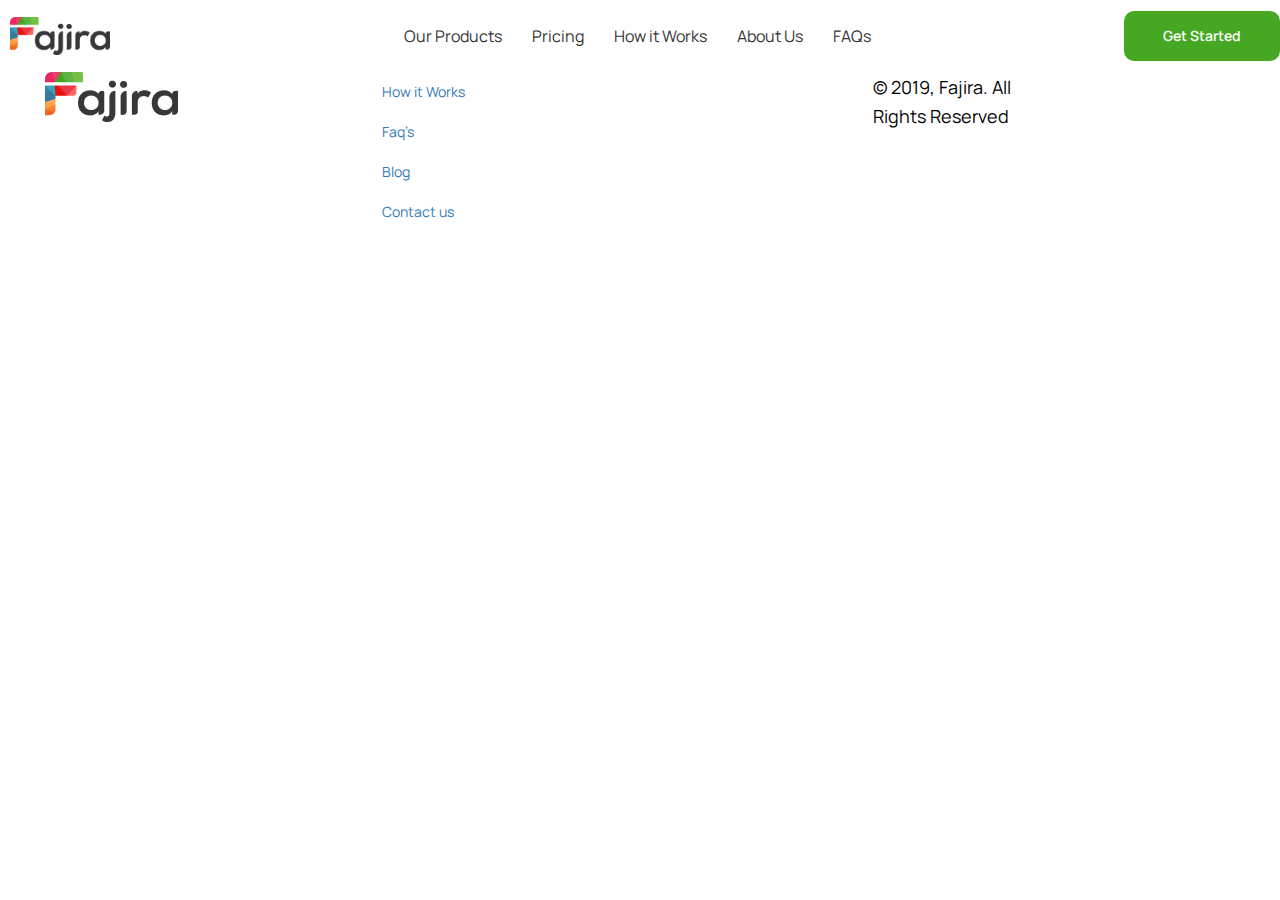
<file: about-us.html>
<!DOCTYPE html>
<html lang="en">

<head>
    <meta charset="UTF-8">
    <meta http-equiv="X-UA-Compatible" content="IE=edge">
    <meta name="viewport" content="width=device-width, initial-scale=1.0">
    <title>Fajira | Go Digital Grow Digital</title>
    <link rel="icon" type="image/x-icon" href="images/favicon.png">
    <!-----------------css Files---------------->
    <link rel="stylesheet" href="css/style.css">
    <!------------------------Bootstrap link----------------------------->
    <link href="https://cdn.jsdelivr.net/npm/bootstrap@5.0.2/dist/css/bootstrap.min.css" rel="stylesheet"
        integrity="sha384-EVSTQN3/azprG1Anm3QDgpJLIm9Nao0Yz1ztcQTwFspd3yD65VohhpuuCOmLASjC" crossorigin="anonymous">
    <link rel="stylesheet" href="css/navbar.css">
    <link rel="stylesheet" href="css/megamanu.css">
    <!------------------------font-awesome----------------------------->
    <link rel="stylesheet" href="https://cdnjs.cloudflare.com/ajax/libs/font-awesome/6.4.0/css/all.min.css"
        integrity="sha512-iecdLmaskl7CVkqkXNQ/ZH/XLlvWZOJyj7Yy7tcenmpD1ypASozpmT/E0iPtmFIB46ZmdtAc9eNBvH0H/ZpiBw=="
        crossorigin="anonymous" referrerpolicy="no-referrer" />
</head>

<body>
    <!----------------------Start Navbar Section-------------------------->
    <header>
        <div class="nav-section py-4">
            <div class="nav-container">
                <div class="nav-brand">
                    <a class="brand-logo" href="#">
                        <img src="images/logo.png" style="max-width:100px !important;" alt="Gofrugal logo"
                            class="gft-menu-logo">
                    </a>
                    <button class="menu">
                        <span class="hamburger"></span>
                    </button>
                </div>
                <div class="mega-menu">
                    <div class="menu-list">
                        <ul class="menu-nav">
                            <li class="nav-submenu" id="busnav1">
                                <div class="nav-business-name submenuevent busnav"><a href="">Our Products<i
                                            class="fa-solid fa-angle-down mx-2 green-text lg"></i></a> <span
                                        class="bustoggleicon"></span>
                                </div>
                                <div class="deskview">
                                    <ul class="nav-business-menu row">
                                        <li class="nav-macro-menulist" id="dd_retail1">
                                            <div class="nav-macro-name macroevent"><a href="">Apparel &
                                                    Footwear</a></div>
                                            <ul class="nav-micro-menu" id="retail_search1">
                                                <li class="nav-micro-menulist active"><a href=""><span
                                                            class="afmacro"></span>Apparel &
                                                        Footwear</a></li>
                                                <li class="nav-micro-menulist"><a href=""><span
                                                            class="apparel"></span>Apparel &
                                                        Clothing</a></li>
                                                <li class="nav-micro-menulist"><a href=""><span
                                                            class="boutique"></span>Boutiques</a></li>
                                                <li class="nav-micro-menulist"><a href=""><span
                                                            class="fancy"></span>Fancy
                                                        costume</a></li>
                                                <li class="nav-micro-menulist"><a href=""><span
                                                            class="footwear"></span>Footwear</a></li>
                                                <li class="nav-micro-menulist"><a href=""><span
                                                            class="readymade"></span>Readymade
                                                        Garment</a></li>
                                                <li class="nav-micro-menulist"><a href=""><span
                                                            class="shoe"></span>Shoes</a></li>
                                                <li class="nav-micro-menulist"><a href=""><span
                                                            class="textile"></span>Textile</a></li>
                                            </ul>
                                        </li>
                                        <li class="nav-macro-menulist">
                                            <div class="nav-macro-name macroevent"><a href="">Hypermarket & Departmental
                                                    Stores</a></div>
                                            <ul class="nav-micro-menu" id="retail_search3">
                                                <li class="nav-micro-menulist"><a href=""><span
                                                            class="convenience"></span>Convenience
                                                        store</a></li>
                                                <li class="nav-micro-menulist"><a href=""><span
                                                            class="department"></span>Department
                                                        Stores</a></li>
                                                <li class="nav-micro-menulist active"><a href=""><span
                                                            class="hypermacro"></span>Hypermarket
                                                        & Departmental
                                                        Stores</a>
                                                </li>
                                                <li class="nav-micro-menulist"><a href=""><span
                                                            class="hypermarket"></span>Hypermarket</a>
                                                </li>
                                            </ul>
                                        </li>
                                        <li class="nav-macro-menulist">
                                            <div class="nav-macro-name macroevent"><a href="">Pharma &
                                                    Healthcare</a></div>
                                            <ul class="nav-micro-menu" id="retail_search5">
                                                <li class="nav-micro-menulist"><a href=""><span
                                                            class="ayurvedic"></span>Ayurvedic &
                                                        Wellness</a></li>
                                                <li class="nav-micro-menulist"><a href=""><span
                                                            class="chemist"></span>Chemists &
                                                        druggists</a></li>
                                                <li class="nav-micro-menulist"><a href=""><span
                                                            class="healthcare"></span>Health care</a>
                                                </li>
                                                <li class="nav-micro-menulist"><a href=""><span
                                                            class="medical"></span>Medical shop</a></li>
                                                <li class="nav-micro-menulist active"><a href=""><span
                                                            class="pharmacy"></span>Pharmacy</a>
                                                </li>
                                                <li class="nav-micro-menulist"><a href=""><span
                                                            class="surgical"></span>Surgical</a></li>
                                            </ul>
                                        </li>
                                        <li class="nav-macro-menulist">
                                            <div class="nav-macro-name macroevent"><a href="">Supermarket &
                                                    Groceries</a></div>
                                            <ul class="nav-micro-menu" id="retail_search6">
                                                <li class="nav-micro-menulist"><a href=""><span
                                                            class="fruits"></span>Fruits
                                                        & Vegetables</a></li>
                                                <li class="nav-micro-menulist"><a href=""><span
                                                            class="vegatables"></span>Groceries and
                                                        Vegetables</a></li>
                                                <li class="nav-micro-menulist"><a href=""><span
                                                            class="kirana"></span>Kirana</a></li>
                                                <li class="nav-micro-menulist"><a href=""><span
                                                            class="ricetrader"></span>Rice Traders</a>
                                                </li>
                                                <li class="nav-micro-menulist active"><a href=""><span
                                                            class="supermarket"></span>Supermarket</a></li>
                                            </ul>
                                        </li>
                                    </ul>
                                </div>
                            </li>
                        </ul>
                    </div>
                    <div class="menu-list">
                        <ul class="menu-nav">
                            <li class="nav-submenu">
                                <div class="nav-business-name"><a href="">Pricing</a> <span></span></div>
                            </li>
                        </ul>
                    </div>
                    <div class="menu-list">
                        <ul class="menu-nav">
                            <li class="nav-submenu">
                                <div class="nav-business-name"><a href="">How it Works</a> <span></span></div>
                            </li>
                        </ul>
                    </div>
                    <div class="menu-list">
                        <ul class="menu-nav">
                            <li class="nav-submenu">
                                <div class="nav-business-name"><a href="about-us.html">About Us</a> <span></span></div>
                            </li>
                        </ul>
                    </div>
                    <div class="menu-list">
                        <ul class="menu-nav">
                            <li class="nav-submenu">
                                <div class="nav-business-name"><a href="">FAQs</a> <span></span></div>
                            </li>
                        </ul>
                    </div>
                    <div class="sm pt-5">
                        <a href="#" class="btn green-bg px-5 py-3">Get Started</a>
                    </div>
                </div>
                <div class="lg">
                    <a href="#" class="btn green-bg">Get Started</a>
                </div>
            </div>
        </div>
    </header>
    <!----------------------End NAvbar Section  ------------------------>
    <!-----------------------------  Footer-end -------------------------->
    <section class="container-fluid py-5 d-flex justify-content-center">
        <div class="col-sm-12 col-md-12 col-lg-10 mx-auto py-5">
            <footer class="d-flex flex-wrap justify-content-between align-items-center py-5 my-4 border-top">
                <a href="/"
                    class="col-sm-12 col-md-12 col-lg-4 d-flex align-items-center justify-content-start mb-3 mb-md-0 me-md-auto link-dark text-decoration-none">
                    <img src="images/logo.png" class="img-fluid" alt="not-found">
                </a>
                <ul class="nav col-sm-12 col-md-12 col-lg-6 justify-content-lg-end">
                    <li class="nav-item"><a href="#" class="nav-link px-5 fs-3 text-dark">How it Works</a></li>
                    <li class="nav-item"><a href="#" class="nav-link px-5 fs-3 text-dark">Faq’s</a></li>
                    <li class="nav-item"><a href="#" class="nav-link px-5 fs-3 text-dark">Blog</a></li>
                    <li class="nav-item"><a href="contact-us.html" class="nav-link px-5 fs-3 text-dark">Contact us</a></li>
                </ul>
                <div class="col-sm-12 col-md-12 col-lg-2 text-lg-end">
                    <a href=""><i class="fa-brands fa-linkedin mx-3" style="color:rgba(70, 168, 34, 1);"></i></a>
                    <a href=""><i class="fa-brands fa-twitter mx-3" style="color:rgba(70, 168, 34, 1);"></i></a>
                    <a href=""><i class="fa-brands fa-facebook-f mx-3" style="color:rgba(70, 168, 34, 1);"></i></a>
                    <a href=""><i class="fa-brands fa-instagram mx-3" style="color:rgba(70, 168, 34, 1);"></i></a>
                </div>
            </footer>
            <div class="pt-5">
                <p>© 2019, Fajira. All Rights Reserved</p>
            </div>
        </div>
    </section>
    <!----------------------------  Footer-end --------------------------->


    <!--------------------Script Start---------------------------------->
    <script src="https://cdn.jsdelivr.net/npm/bootstrap@5.0.2/dist/js/bootstrap.bundle.min.js"
        integrity="sha384-MrcW6ZMFYlzcLA8Nl+NtUVF0sA7MsXsP1UyJoMp4YLEuNSfAP+JcXn/tWtIaxVXM"
        crossorigin="anonymous"></script>
    <script src="js/megamenu.js"></script>
    <script src="https://cdnjs.cloudflare.com/ajax/libs/jquery/3.3.1/jquery.min.js"></script>
    <script src="js/cutom.js"></script>
    <!--------------------Script End---------------------------------->
</body>

</html>
</file>
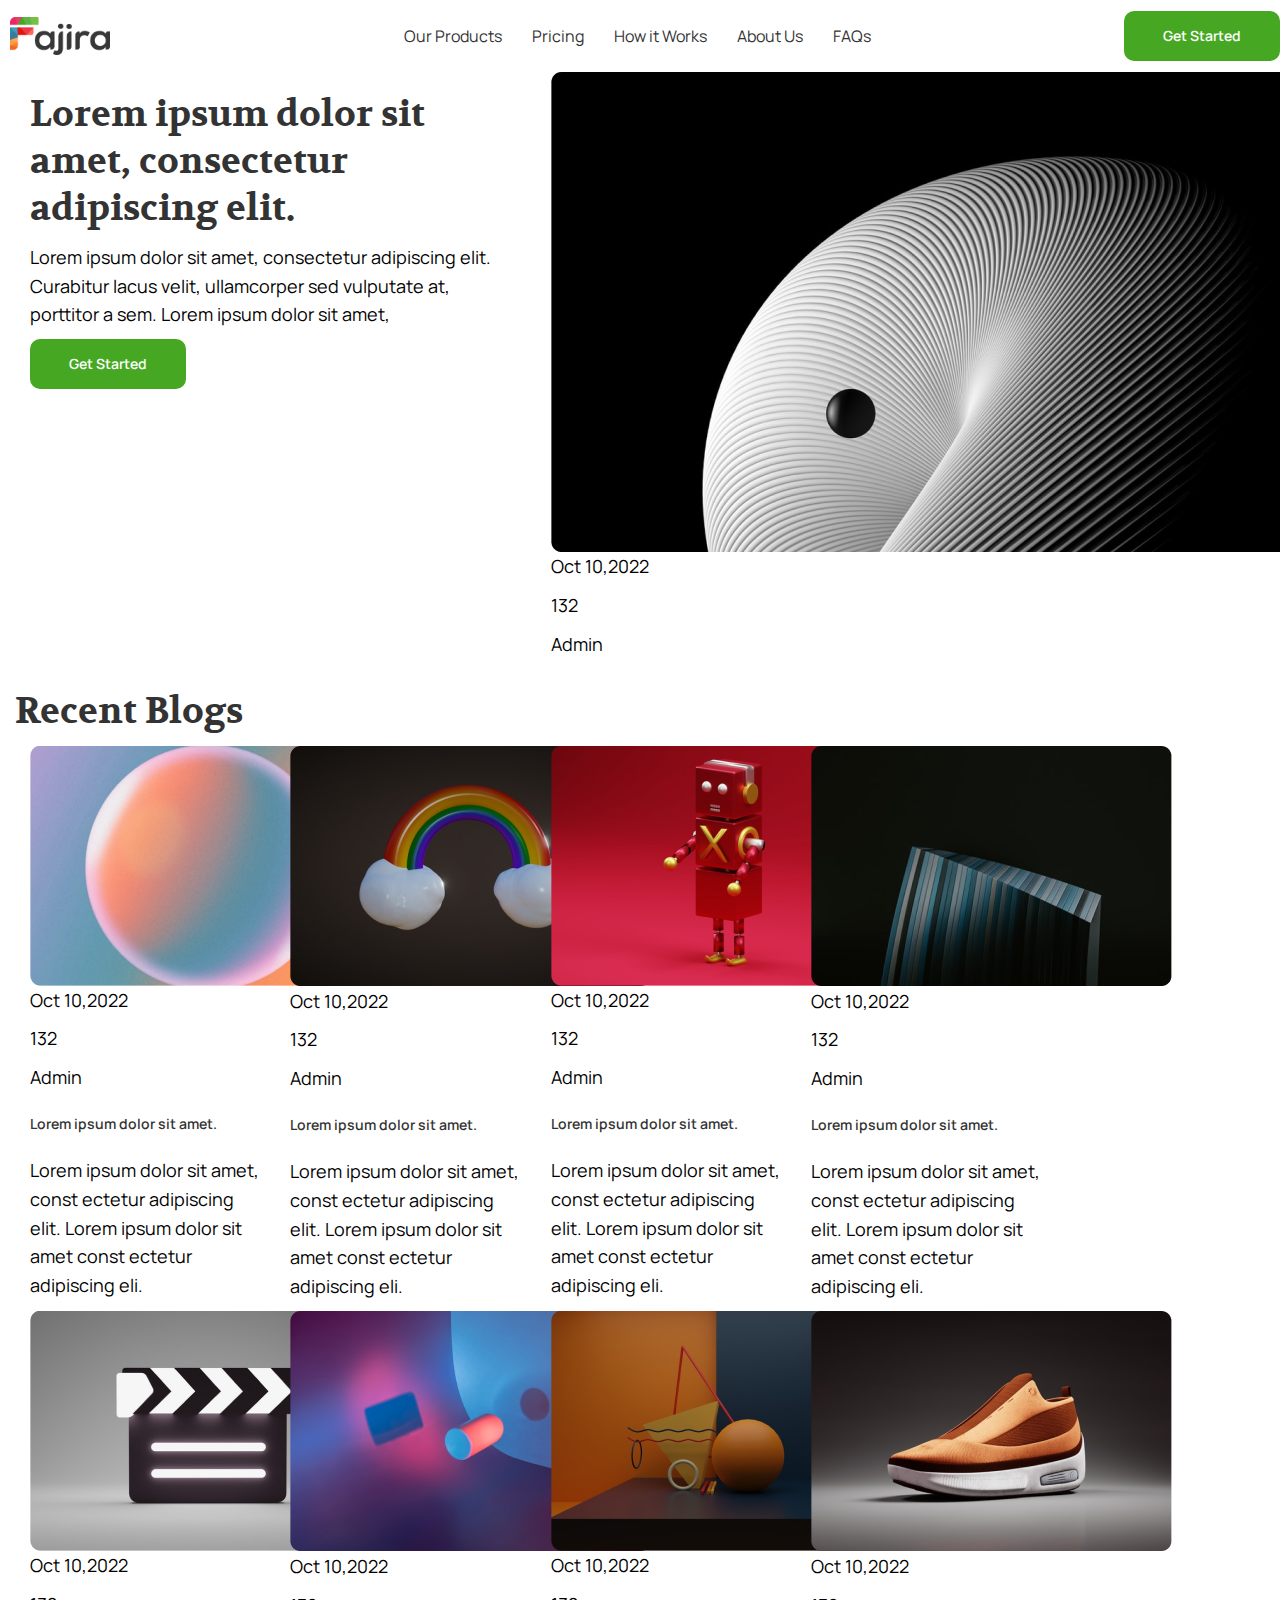
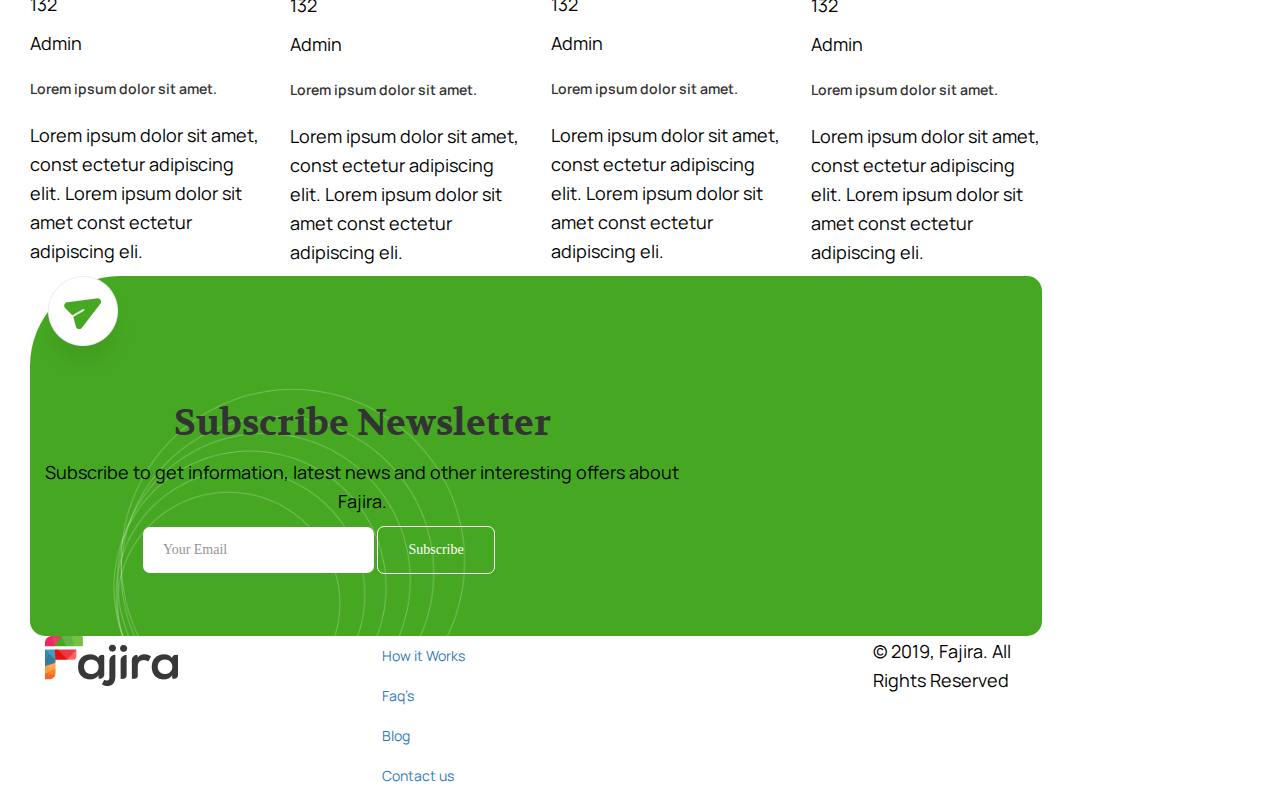
<file: blog.html>
<!DOCTYPE html>
<html lang="en">

<head>
    <meta charset="UTF-8">
    <meta http-equiv="X-UA-Compatible" content="IE=edge">
    <meta name="viewport" content="width=device-width, initial-scale=1.0">
    <title>Fajira | Go Digital Grow Digital</title>
    <link rel="icon" type="image/x-icon" href="images/favicon.png">
    <!-----------------css Files---------------->
    <link rel="stylesheet" href="css/style.css">
    <!------------------------Bootstrap link----------------------------->
    <link href="https://cdn.jsdelivr.net/npm/bootstrap@5.0.2/dist/css/bootstrap.min.css" rel="stylesheet"
        integrity="sha384-EVSTQN3/azprG1Anm3QDgpJLIm9Nao0Yz1ztcQTwFspd3yD65VohhpuuCOmLASjC" crossorigin="anonymous">
    <link rel="stylesheet" href="css/navbar.css">
    <link rel="stylesheet" href="css/megamanu.css">
    <!------------------------font-awesome----------------------------->
    <link rel="stylesheet" href="https://cdnjs.cloudflare.com/ajax/libs/font-awesome/6.4.0/css/all.min.css"
        integrity="sha512-iecdLmaskl7CVkqkXNQ/ZH/XLlvWZOJyj7Yy7tcenmpD1ypASozpmT/E0iPtmFIB46ZmdtAc9eNBvH0H/ZpiBw=="
        crossorigin="anonymous" referrerpolicy="no-referrer" />
</head>

<body>
    <!----------------------Start Navbar Section-------------------------->
    <header>
        <div class="nav-section py-4">
            <div class="nav-container">
                <div class="nav-brand">
                    <a class="brand-logo" href="#">
                        <img src="images/logo.png" style="max-width:100px !important;" alt="Gofrugal logo"
                            class="gft-menu-logo">
                    </a>
                    <button class="menu">
                        <span class="hamburger"></span>
                    </button>
                </div>
                <div class="mega-menu">
                    <div class="menu-list">
                        <ul class="menu-nav">
                            <li class="nav-submenu" id="busnav1">
                                <div class="nav-business-name submenuevent busnav"><a href="">Our Products<i
                                            class="fa-solid fa-angle-down mx-2 green-text lg"></i></a> <span
                                        class="bustoggleicon"></span>
                                </div>
                                <div class="deskview">
                                    <ul class="nav-business-menu row">
                                        <li class="nav-macro-menulist" id="dd_retail1">
                                            <div class="nav-macro-name macroevent"><a href="">Apparel &
                                                    Footwear</a></div>
                                            <ul class="nav-micro-menu" id="retail_search1">
                                                <li class="nav-micro-menulist active"><a href=""><span
                                                            class="afmacro"></span>Apparel &
                                                        Footwear</a></li>
                                                <li class="nav-micro-menulist"><a href=""><span
                                                            class="apparel"></span>Apparel &
                                                        Clothing</a></li>
                                                <li class="nav-micro-menulist"><a href=""><span
                                                            class="boutique"></span>Boutiques</a></li>
                                                <li class="nav-micro-menulist"><a href=""><span
                                                            class="fancy"></span>Fancy
                                                        costume</a></li>
                                                <li class="nav-micro-menulist"><a href=""><span
                                                            class="footwear"></span>Footwear</a></li>
                                                <li class="nav-micro-menulist"><a href=""><span
                                                            class="readymade"></span>Readymade
                                                        Garment</a></li>
                                                <li class="nav-micro-menulist"><a href=""><span
                                                            class="shoe"></span>Shoes</a></li>
                                                <li class="nav-micro-menulist"><a href=""><span
                                                            class="textile"></span>Textile</a></li>
                                            </ul>
                                        </li>
                                        <li class="nav-macro-menulist">
                                            <div class="nav-macro-name macroevent"><a href="">Hypermarket & Departmental
                                                    Stores</a></div>
                                            <ul class="nav-micro-menu" id="retail_search3">
                                                <li class="nav-micro-menulist"><a href=""><span
                                                            class="convenience"></span>Convenience
                                                        store</a></li>
                                                <li class="nav-micro-menulist"><a href=""><span
                                                            class="department"></span>Department
                                                        Stores</a></li>
                                                <li class="nav-micro-menulist active"><a href=""><span
                                                            class="hypermacro"></span>Hypermarket
                                                        & Departmental
                                                        Stores</a>
                                                </li>
                                                <li class="nav-micro-menulist"><a href=""><span
                                                            class="hypermarket"></span>Hypermarket</a>
                                                </li>
                                            </ul>
                                        </li>
                                        <li class="nav-macro-menulist">
                                            <div class="nav-macro-name macroevent"><a href="">Pharma &
                                                    Healthcare</a></div>
                                            <ul class="nav-micro-menu" id="retail_search5">
                                                <li class="nav-micro-menulist"><a href=""><span
                                                            class="ayurvedic"></span>Ayurvedic &
                                                        Wellness</a></li>
                                                <li class="nav-micro-menulist"><a href=""><span
                                                            class="chemist"></span>Chemists &
                                                        druggists</a></li>
                                                <li class="nav-micro-menulist"><a href=""><span
                                                            class="healthcare"></span>Health care</a>
                                                </li>
                                                <li class="nav-micro-menulist"><a href=""><span
                                                            class="medical"></span>Medical shop</a></li>
                                                <li class="nav-micro-menulist active"><a href=""><span
                                                            class="pharmacy"></span>Pharmacy</a>
                                                </li>
                                                <li class="nav-micro-menulist"><a href=""><span
                                                            class="surgical"></span>Surgical</a></li>
                                            </ul>
                                        </li>
                                        <li class="nav-macro-menulist">
                                            <div class="nav-macro-name macroevent"><a href="">Supermarket &
                                                    Groceries</a></div>
                                            <ul class="nav-micro-menu" id="retail_search6">
                                                <li class="nav-micro-menulist"><a href=""><span
                                                            class="fruits"></span>Fruits
                                                        & Vegetables</a></li>
                                                <li class="nav-micro-menulist"><a href=""><span
                                                            class="vegatables"></span>Groceries and
                                                        Vegetables</a></li>
                                                <li class="nav-micro-menulist"><a href=""><span
                                                            class="kirana"></span>Kirana</a></li>
                                                <li class="nav-micro-menulist"><a href=""><span
                                                            class="ricetrader"></span>Rice Traders</a>
                                                </li>
                                                <li class="nav-micro-menulist active"><a href=""><span
                                                            class="supermarket"></span>Supermarket</a></li>
                                            </ul>
                                        </li>
                                    </ul>
                                </div>
                            </li>
                        </ul>
                    </div>
                    <div class="menu-list">
                        <ul class="menu-nav">
                            <li class="nav-submenu">
                                <div class="nav-business-name"><a href="">Pricing</a> <span></span></div>
                            </li>
                        </ul>
                    </div>
                    <div class="menu-list">
                        <ul class="menu-nav">
                            <li class="nav-submenu">
                                <div class="nav-business-name"><a href="">How it Works</a> <span></span></div>
                            </li>
                        </ul>
                    </div>
                    <div class="menu-list">
                        <ul class="menu-nav">
                            <li class="nav-submenu">
                                <div class="nav-business-name"><a href="about-us.html">About Us</a> <span></span></div>
                            </li>
                        </ul>
                    </div>
                    <div class="menu-list">
                        <ul class="menu-nav">
                            <li class="nav-submenu">
                                <div class="nav-business-name"><a href="">FAQs</a> <span></span></div>
                            </li>
                        </ul>
                    </div>
                    <div class="sm pt-5">
                        <a href="#" class="btn green-bg px-5 py-3">Get Started</a>
                    </div>
                </div>
                <div class="lg">
                    <a href="#" class="btn green-bg">Get Started</a>
                </div>
            </div>
        </div>
    </header>
    <!----------------------End NAvbar Section  ------------------------>

    <!----------------------blog-hero Start-------------------------->
    <section class="container-fluid py-5 d-flex justify-content-center">
        <div class="col-sm-12 col-md-12 col-lg-10 mx-auto py-5">
            <div class="row align-items-center">
                <div class="col-lg-6 col-md-12">
                    <h1 class="display-3">Lorem ipsum dolor sit amet, consectetur adipiscing elit.</h1>
                    <p class="pt-5 text-secondary">Lorem ipsum dolor sit amet, consectetur adipiscing elit. Curabitur
                        lacus velit, ullamcorper sed vulputate at, porttitor
                        a sem. Lorem ipsum dolor sit amet,</p>
                    <div class="col-10 pt-5">
                        <button class="btn green-bg">Get Started</button>
                    </div>
                </div>
                <div class="col-lg-5 col-md-12 offset-lg-1">
                    <img src="images/blog/hero-blog.png" alt="not-found" class="img-fluid">
                    <div class="d-flex justify-content-end pt-5">
                        <p class="px-2">Oct 10,2022</p>
                        <p class="px-2"><span><i class="fa-solid fa-eye"></i></span> 132</p>
                        <p class="px-2"><span><i class="fa-solid fa-user"></i></span> Admin</p>
                    </div>
                </div>
            </div>
        </div>
    </section>
    <!-----------------------------blog-hero Section End---------------------------------->

    <!----------------------blog-hero Start-------------------------->
    <section class="container-fluid py-5 d-flex justify-content-center">
        <div class="col-sm-12 col-md-12 col-lg-10 mx-auto ">
            <div class="row align-items-center">
                <h1 class="display-1 pb-3">Recent Blogs</h1>
                <div class="col-sm-12 col-md-12 col-lg-3 py-5">
                    <div class="card border-0">
                        <img src="images/blog/blog (1).png" class="img-fluid" alt="not-found">
                        <div class="d-flex pt-4">
                            <p class="px-3 fs-4">Oct 10,2022</p>
                            <p class="px-3 fs-4"><span><i class="fa-solid fa-eye"></i></span> 132</p>
                            <p class="px-3 fs-4"><span><i class="fa-solid fa-user"></i></span> Admin</p>
                        </div>
                        <h5 class="fs-2">Lorem ipsum dolor sit amet.</h5>
                        <p class="text-secondary fs-4">Lorem ipsum dolor sit amet, const ectetur adipiscing elit. Lorem
                            ipsum
                            dolor sit amet const
                            ectetur adipiscing eli.</p>
                    </div>
                </div>
                <div class="col-sm-12 col-md-12 col-lg-3 py-5">
                    <div class="card border-0">
                        <img src="images/blog/blog (2).png" class="img-fluid" alt="not-found">
                        <div class="d-flex pt-4">
                            <p class="px-3 fs-5">Oct 10,2022</p>
                            <p class="px-3 fs-5"><span><i class="fa-solid fa-eye"></i></span> 132</p>
                            <p class="px-3 fs-5"><span><i class="fa-solid fa-user"></i></span> Admin</p>
                        </div>
                        <h5 class="fs-2">Lorem ipsum dolor sit amet.</h5>
                        <p class="text-secondary fs-4">Lorem ipsum dolor sit amet, const ectetur adipiscing elit. Lorem
                            ipsum
                            dolor sit amet const
                            ectetur adipiscing eli.</p>
                    </div>
                </div>
                <div class="col-sm-12 col-md-12 col-lg-3 py-5">
                    <div class="card border-0">
                        <img src="images/blog/blog (3).png" class="img-fluid" alt="not-found">
                        <div class="d-flex pt-4">
                            <p class="px-3 fs-5">Oct 10,2022</p>
                            <p class="px-3 fs-5"><span><i class="fa-solid fa-eye"></i></span> 132</p>
                            <p class="px-3 fs-5"><span><i class="fa-solid fa-user"></i></span> Admin</p>
                        </div>
                        <h5 class="fs-2">Lorem ipsum dolor sit amet.</h5>
                        <p class="text-secondary fs-4">Lorem ipsum dolor sit amet, const ectetur adipiscing elit. Lorem
                            ipsum
                            dolor sit amet const
                            ectetur adipiscing eli.</p>
                    </div>
                </div>
                <div class="col-sm-12 col-md-12 col-lg-3 py-5">
                    <div class="card border-0">
                        <img src="images/blog/blog (4).png" class="img-fluid" alt="not-found">
                        <div class="d-flex pt-4">
                            <p class="px-3 fs-5">Oct 10,2022</p>
                            <p class="px-3 fs-5"><span><i class="fa-solid fa-eye"></i></span> 132</p>
                            <p class="px-3 fs-5"><span><i class="fa-solid fa-user"></i></span> Admin</p>
                        </div>
                        <h5 class="fs-2">Lorem ipsum dolor sit amet.</h5>
                        <p class="text-secondary fs-4">Lorem ipsum dolor sit amet, const ectetur adipiscing elit. Lorem
                            ipsum
                            dolor sit amet const
                            ectetur adipiscing eli.</p>
                    </div>
                </div>
                <div class="col-sm-12 col-md-12 col-lg-3 py-5">
                    <div class="card border-0">
                        <img src="images/blog/blog (5).png" class="img-fluid" alt="not-found">
                        <div class="d-flex pt-4">
                            <p class="px-3 fs-5">Oct 10,2022</p>
                            <p class="px-3 fs-5"><span><i class="fa-solid fa-eye"></i></span> 132</p>
                            <p class="px-3 fs-5"><span><i class="fa-solid fa-user"></i></span> Admin</p>
                        </div>
                        <h5 class="fs-2">Lorem ipsum dolor sit amet.</h5>
                        <p class="text-secondary fs-4">Lorem ipsum dolor sit amet, const ectetur adipiscing elit. Lorem
                            ipsum
                            dolor sit amet const
                            ectetur adipiscing eli.</p>
                    </div>
                </div>
                <div class="col-sm-12 col-md-12 col-lg-3 py-5">
                    <div class="card border-0">
                        <img src="images/blog/blog (6).png" class="img-fluid" alt="not-found">
                        <div class="d-flex pt-4">
                            <p class="px-3 fs-5">Oct 10,2022</p>
                            <p class="px-3 fs-5"><span><i class="fa-solid fa-eye"></i></span> 132</p>
                            <p class="px-3 fs-5"><span><i class="fa-solid fa-user"></i></span> Admin</p>
                        </div>
                        <h5 class="fs-2">Lorem ipsum dolor sit amet.</h5>
                        <p class="text-secondary fs-4">Lorem ipsum dolor sit amet, const ectetur adipiscing elit. Lorem
                            ipsum
                            dolor sit amet const
                            ectetur adipiscing eli.</p>
                    </div>
                </div>
                <div class="col-sm-12 col-md-12 col-lg-3 py-5">
                    <div class="card border-0">
                        <img src="images/blog/blog (7).png" class="img-fluid" alt="not-found">
                        <div class="d-flex pt-4">
                            <p class="px-3 fs-5">Oct 10,2022</p>
                            <p class="px-3 fs-5"><span><i class="fa-solid fa-eye"></i></span> 132</p>
                            <p class="px-3 fs-5"><span><i class="fa-solid fa-user"></i></span> Admin</p>
                        </div>
                        <h5 class="fs-2">Lorem ipsum dolor sit amet.</h5>
                        <p class="text-secondary fs-4">Lorem ipsum dolor sit amet, const ectetur adipiscing elit. Lorem
                            ipsum
                            dolor sit amet const
                            ectetur adipiscing eli.</p>
                    </div>
                </div>
                <div class="col-sm-12 col-md-12 col-lg-3 py-5">
                    <div class="card border-0">
                        <img src="images/blog/blog (8).png" class="img-fluid" alt="not-found">
                        <div class="d-flex pt-4">
                            <p class="px-3 fs-5">Oct 10,2022</p>
                            <p class="px-3 fs-5"><span><i class="fa-solid fa-eye"></i></span> 132</p>
                            <p class="px-3 fs-5"><span><i class="fa-solid fa-user"></i></span> Admin</p>
                        </div>
                        <h5 class="fs-2">Lorem ipsum dolor sit amet.</h5>
                        <p class="text-secondary fs-4">Lorem ipsum dolor sit amet, const ectetur adipiscing elit. Lorem
                            ipsum
                            dolor sit amet const
                            ectetur adipiscing eli.</p>
                    </div>
                </div>
            </div>
        </div>
    </section>
    <!-----------------------------blog-hero Section End---------------------------------->

    <!---------------------  Subscribe Newsletter-start ------------------->
    <section class="container-fluid py-5 d-flex justify-content-center">
        <div class="col-sm-12 col-md-12 col-lg-10 mx-auto py-5">
            <div class="bg-subscribe">
                <div class="position-relative">
                    <img src="images/subscribe/Group 427319232.png" class="img-fluid position-absolute"
                        style="top: -23px; bottom: 0; right:-45px;" alt="not-found">
                </div>
                <div class="row justify-content-center align-items-center row-suscribe">
                    <div class="col-sm-12 col-md-12 col-lg-8 text-center">
                        <h1 class="display-2 text-white">Subscribe Newsletter</h1>
                        <p class="text-white">Subscribe to get information, latest
                            news and other
                            interesting
                            offers
                            about Fajira.</p>
                    </div>
                    <div class="col-sm-12 col-md-12 col-lg-7 text-center">
                        <form action="">
                            <input type="email" class="input-sus" placeholder="Your Email">
                            <button class="Subscribe-btn" type="submit">Subscribe</button>
                        </form>
                    </div>
                    <div class="col-12 d-flex text-center justify-content-start px-4 align-items-center">
                        <i class="fa-regular fa-face-smile mx-2 text-white fa-2x"></i>
                        <i class="fa-regular fa-envelope-open mx-2 text-white fa-2x"></i>
                    </div>
                </div>
            </div>
        </div>
    </section>
    <!---------------------  Subscribe Newsletter-end -------------------->

    <!-----------------------------  Footer-end -------------------------->
    <section class="container-fluid py-5 d-flex justify-content-center">
        <div class="col-sm-12 col-md-12 col-lg-10 mx-auto py-5">
            <footer class="d-flex flex-wrap justify-content-between align-items-center py-5 my-4 border-top">
                <a href="/"
                    class="col-sm-12 col-md-12 col-lg-4 d-flex align-items-center justify-content-start mb-3 mb-md-0 me-md-auto link-dark text-decoration-none">
                    <img src="images/logo.png" class="img-fluid" alt="not-found">
                </a>
                <ul class="nav col-sm-12 col-md-12 col-lg-6 justify-content-lg-end">
                    <li class="nav-item"><a href="#" class="nav-link px-3 fs-4 text-dark">How it Works</a></li>
                    <li class="nav-item"><a href="#" class="nav-link px-3 fs-4 text-dark">Faq’s</a></li>
                    <li class="nav-item"><a href="#" class="nav-link px-3 fs-4 text-dark">Blog</a></li>
                    <li class="nav-item"><a href="contact-us.html" class="nav-link px-3 fs-4 text-dark">Contact us</a>
                    </li>
                </ul>
                <div class="col-sm-12 col-md-12 col-lg-2 text-lg-end">
                    <a href=""><i class="fa-brands fa-linkedin mx-3" style="color:rgba(70, 168, 34, 1);"></i></a>
                    <a href=""><i class="fa-brands fa-twitter mx-3" style="color:rgba(70, 168, 34, 1);"></i></a>
                    <a href=""><i class="fa-brands fa-facebook-f mx-3" style="color:rgba(70, 168, 34, 1);"></i></a>
                    <a href=""><i class="fa-brands fa-instagram mx-3" style="color:rgba(70, 168, 34, 1);"></i></a>
                </div>
            </footer>
            <div class="pt-5">
                <p>© 2019, Fajira. All Rights Reserved</p>
            </div>
        </div>
    </section>
    <!----------------------------  Footer-end --------------------------->


    <!--------------------Script Start---------------------------------->
    <script src="https://cdn.jsdelivr.net/npm/bootstrap@5.0.2/dist/js/bootstrap.bundle.min.js"
        integrity="sha384-MrcW6ZMFYlzcLA8Nl+NtUVF0sA7MsXsP1UyJoMp4YLEuNSfAP+JcXn/tWtIaxVXM"
        crossorigin="anonymous"></script>
    <script src="js/megamenu.js"></script>
    <script src="https://cdnjs.cloudflare.com/ajax/libs/jquery/3.3.1/jquery.min.js"></script>
    <script src="js/cutom.js"></script>
    <!--------------------Script End---------------------------------->
</body>

</html>
</file>
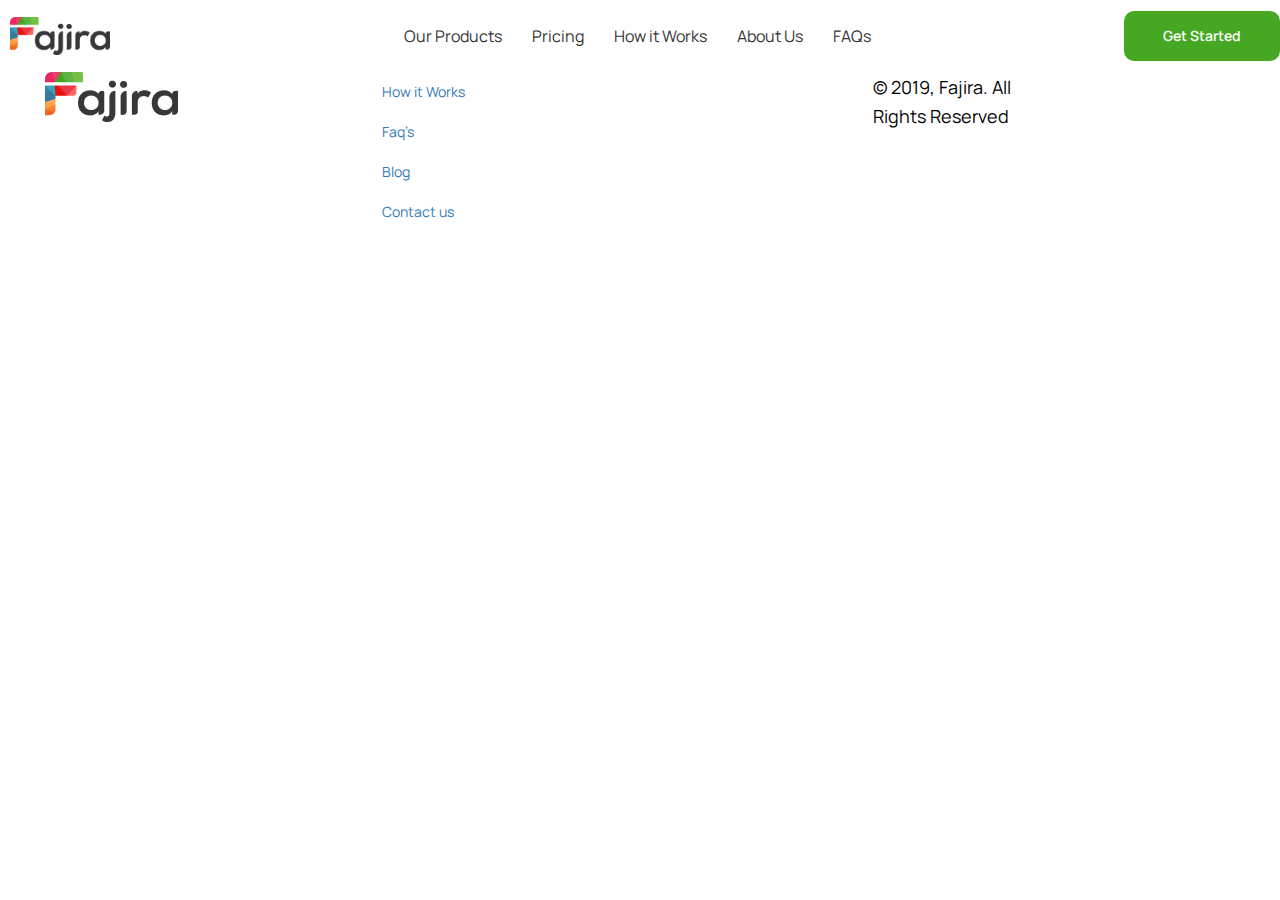
<file: contact-us.html>
<!DOCTYPE html>
<html lang="en">

<head>
    <meta charset="UTF-8">
    <meta http-equiv="X-UA-Compatible" content="IE=edge">
    <meta name="viewport" content="width=device-width, initial-scale=1.0">
    <title>Fajira | Go Digital Grow Digital</title>
    <link rel="icon" type="image/x-icon" href="images/favicon.png">
    <!-----------------css Files---------------->
    <link rel="stylesheet" href="css/style.css">
    <!------------------------Bootstrap link----------------------------->
    <link href="https://cdn.jsdelivr.net/npm/bootstrap@5.0.2/dist/css/bootstrap.min.css" rel="stylesheet"
        integrity="sha384-EVSTQN3/azprG1Anm3QDgpJLIm9Nao0Yz1ztcQTwFspd3yD65VohhpuuCOmLASjC" crossorigin="anonymous">
    <link rel="stylesheet" href="css/navbar.css">
    <link rel="stylesheet" href="css/megamanu.css">
    <!------------------------font-awesome----------------------------->
    <link rel="stylesheet" href="https://cdnjs.cloudflare.com/ajax/libs/font-awesome/6.4.0/css/all.min.css"
        integrity="sha512-iecdLmaskl7CVkqkXNQ/ZH/XLlvWZOJyj7Yy7tcenmpD1ypASozpmT/E0iPtmFIB46ZmdtAc9eNBvH0H/ZpiBw=="
        crossorigin="anonymous" referrerpolicy="no-referrer" />
    <!-------------Owl Carousel---------------->
    <link rel="stylesheet" href="https://cdnjs.cloudflare.com/ajax/libs/OwlCarousel2/2.3.4/assets/owl.carousel.min.css">
    <link rel="stylesheet"
        href="https://cdnjs.cloudflare.com/ajax/libs/OwlCarousel2/2.3.4/assets/owl.theme.default.min.css">
</head>

<body>
    <!----------------------Start Navbar Section-------------------------->
    <header>
        <div class="nav-section py-4">
            <div class="nav-container">
                <div class="nav-brand">
                    <a class="brand-logo" href="#">
                        <img src="images/logo.png" style="max-width:100px !important;" alt="Gofrugal logo"
                            class="gft-menu-logo">
                    </a>
                    <button class="menu">
                        <span class="hamburger"></span>
                    </button>
                </div>
                <div class="mega-menu">
                    <div class="menu-list">
                        <ul class="menu-nav">
                            <li class="nav-submenu" id="busnav1">
                                <div class="nav-business-name submenuevent busnav"><a href="">Our Products<i
                                            class="fa-solid fa-angle-down mx-2 green-text lg"></i></a> <span
                                        class="bustoggleicon"></span>
                                </div>
                                <div class="deskview">
                                    <ul class="nav-business-menu row">
                                        <li class="nav-macro-menulist" id="dd_retail1">
                                            <div class="nav-macro-name macroevent"><a href="">Apparel &
                                                    Footwear</a></div>
                                            <ul class="nav-micro-menu" id="retail_search1">
                                                <li class="nav-micro-menulist active"><a href=""><span
                                                            class="afmacro"></span>Apparel &
                                                        Footwear</a></li>
                                                <li class="nav-micro-menulist"><a href=""><span
                                                            class="apparel"></span>Apparel &
                                                        Clothing</a></li>
                                                <li class="nav-micro-menulist"><a href=""><span
                                                            class="boutique"></span>Boutiques</a></li>
                                                <li class="nav-micro-menulist"><a href=""><span
                                                            class="fancy"></span>Fancy
                                                        costume</a></li>
                                                <li class="nav-micro-menulist"><a href=""><span
                                                            class="footwear"></span>Footwear</a></li>
                                                <li class="nav-micro-menulist"><a href=""><span
                                                            class="readymade"></span>Readymade
                                                        Garment</a></li>
                                                <li class="nav-micro-menulist"><a href=""><span
                                                            class="shoe"></span>Shoes</a></li>
                                                <li class="nav-micro-menulist"><a href=""><span
                                                            class="textile"></span>Textile</a></li>
                                            </ul>
                                        </li>
                                        <li class="nav-macro-menulist">
                                            <div class="nav-macro-name macroevent"><a href="">Hypermarket & Departmental
                                                    Stores</a></div>
                                            <ul class="nav-micro-menu" id="retail_search3">
                                                <li class="nav-micro-menulist"><a href=""><span
                                                            class="convenience"></span>Convenience
                                                        store</a></li>
                                                <li class="nav-micro-menulist"><a href=""><span
                                                            class="department"></span>Department
                                                        Stores</a></li>
                                                <li class="nav-micro-menulist active"><a href=""><span
                                                            class="hypermacro"></span>Hypermarket
                                                        & Departmental
                                                        Stores</a>
                                                </li>
                                                <li class="nav-micro-menulist"><a href=""><span
                                                            class="hypermarket"></span>Hypermarket</a>
                                                </li>
                                            </ul>
                                        </li>
                                        <li class="nav-macro-menulist">
                                            <div class="nav-macro-name macroevent"><a href="">Pharma &
                                                    Healthcare</a></div>
                                            <ul class="nav-micro-menu" id="retail_search5">
                                                <li class="nav-micro-menulist"><a href=""><span
                                                            class="ayurvedic"></span>Ayurvedic &
                                                        Wellness</a></li>
                                                <li class="nav-micro-menulist"><a href=""><span
                                                            class="chemist"></span>Chemists &
                                                        druggists</a></li>
                                                <li class="nav-micro-menulist"><a href=""><span
                                                            class="healthcare"></span>Health care</a>
                                                </li>
                                                <li class="nav-micro-menulist"><a href=""><span
                                                            class="medical"></span>Medical shop</a></li>
                                                <li class="nav-micro-menulist active"><a href=""><span
                                                            class="pharmacy"></span>Pharmacy</a>
                                                </li>
                                                <li class="nav-micro-menulist"><a href=""><span
                                                            class="surgical"></span>Surgical</a></li>
                                            </ul>
                                        </li>
                                        <li class="nav-macro-menulist">
                                            <div class="nav-macro-name macroevent"><a href="">Supermarket &
                                                    Groceries</a></div>
                                            <ul class="nav-micro-menu" id="retail_search6">
                                                <li class="nav-micro-menulist"><a href=""><span
                                                            class="fruits"></span>Fruits
                                                        & Vegetables</a></li>
                                                <li class="nav-micro-menulist"><a href=""><span
                                                            class="vegatables"></span>Groceries and
                                                        Vegetables</a></li>
                                                <li class="nav-micro-menulist"><a href=""><span
                                                            class="kirana"></span>Kirana</a></li>
                                                <li class="nav-micro-menulist"><a href=""><span
                                                            class="ricetrader"></span>Rice Traders</a>
                                                </li>
                                                <li class="nav-micro-menulist active"><a href=""><span
                                                            class="supermarket"></span>Supermarket</a></li>
                                            </ul>
                                        </li>
                                    </ul>
                                </div>
                            </li>
                        </ul>
                    </div>
                    <div class="menu-list">
                        <ul class="menu-nav">
                            <li class="nav-submenu">
                                <div class="nav-business-name"><a href="">Pricing</a> <span></span></div>
                            </li>
                        </ul>
                    </div>
                    <div class="menu-list">
                        <ul class="menu-nav">
                            <li class="nav-submenu">
                                <div class="nav-business-name"><a href="">How it Works</a> <span></span></div>
                            </li>
                        </ul>
                    </div>
                    <div class="menu-list">
                        <ul class="menu-nav">
                            <li class="nav-submenu">
                                <div class="nav-business-name"><a href="about-us.html">About Us</a> <span></span></div>
                            </li>
                        </ul>
                    </div>
                    <div class="menu-list">
                        <ul class="menu-nav">
                            <li class="nav-submenu">
                                <div class="nav-business-name"><a href="">FAQs</a> <span></span></div>
                            </li>
                        </ul>
                    </div>
                    <div class="sm pt-5">
                        <a href="#" class="btn green-bg px-5 py-3">Get Started</a>
                    </div>
                </div>
                <div class="lg">
                    <a href="#" class="btn green-bg">Get Started</a>
                </div>
            </div>
        </div>
    </header>
    <!----------------------End NAvbar Section  ------------------------>
    <!-----------------------------  Footer-end -------------------------->
    <section class="container-fluid py-5 d-flex justify-content-center">
        <div class="col-sm-12 col-md-12 col-lg-10 mx-auto py-5">
            <footer class="d-flex flex-wrap justify-content-between align-items-center py-5 my-4 border-top">
                <a href="/"
                    class="col-sm-12 col-md-12 col-lg-4 d-flex align-items-center justify-content-start mb-3 mb-md-0 me-md-auto link-dark text-decoration-none">
                    <img src="images/logo.png" class="img-fluid" alt="not-found">
                </a>
                <ul class="nav col-sm-12 col-md-12 col-lg-6 justify-content-lg-end">
                    <li class="nav-item"><a href="#" class="nav-link px-5 fs-3 text-dark">How it Works</a></li>
                    <li class="nav-item"><a href="#" class="nav-link px-5 fs-3 text-dark">Faq’s</a></li>
                    <li class="nav-item"><a href="#" class="nav-link px-5 fs-3 text-dark">Blog</a></li>
                    <li class="nav-item"><a href="contact-us.html" class="nav-link px-5 fs-3 text-dark">Contact us</a></li>
                </ul>
                <div class="col-sm-12 col-md-12 col-lg-2 text-lg-end">
                    <a href=""><i class="fa-brands fa-linkedin mx-3" style="color:rgba(70, 168, 34, 1);"></i></a>
                    <a href=""><i class="fa-brands fa-twitter mx-3" style="color:rgba(70, 168, 34, 1);"></i></a>
                    <a href=""><i class="fa-brands fa-facebook-f mx-3" style="color:rgba(70, 168, 34, 1);"></i></a>
                    <a href=""><i class="fa-brands fa-instagram mx-3" style="color:rgba(70, 168, 34, 1);"></i></a>
                </div>
            </footer>
            <div class="pt-5">
                <p>© 2019, Fajira. All Rights Reserved</p>
            </div>
        </div>
    </section>
    <!----------------------------  Footer-end --------------------------->


    <!--------------------Script Start---------------------------------->
    <script src="https://cdn.jsdelivr.net/npm/bootstrap@5.0.2/dist/js/bootstrap.bundle.min.js"
        integrity="sha384-MrcW6ZMFYlzcLA8Nl+NtUVF0sA7MsXsP1UyJoMp4YLEuNSfAP+JcXn/tWtIaxVXM"
        crossorigin="anonymous"></script>
    <script src="js/megamenu.js"></script>
    <script src="https://cdnjs.cloudflare.com/ajax/libs/jquery/3.3.1/jquery.min.js"></script>
    <script src="https://cdnjs.cloudflare.com/ajax/libs/OwlCarousel2/2.3.4/owl.carousel.min.js"></script>
    <script src="js/cutom.js"></script>
    <!--------------------Script End---------------------------------->
</body>

</html>
</file>
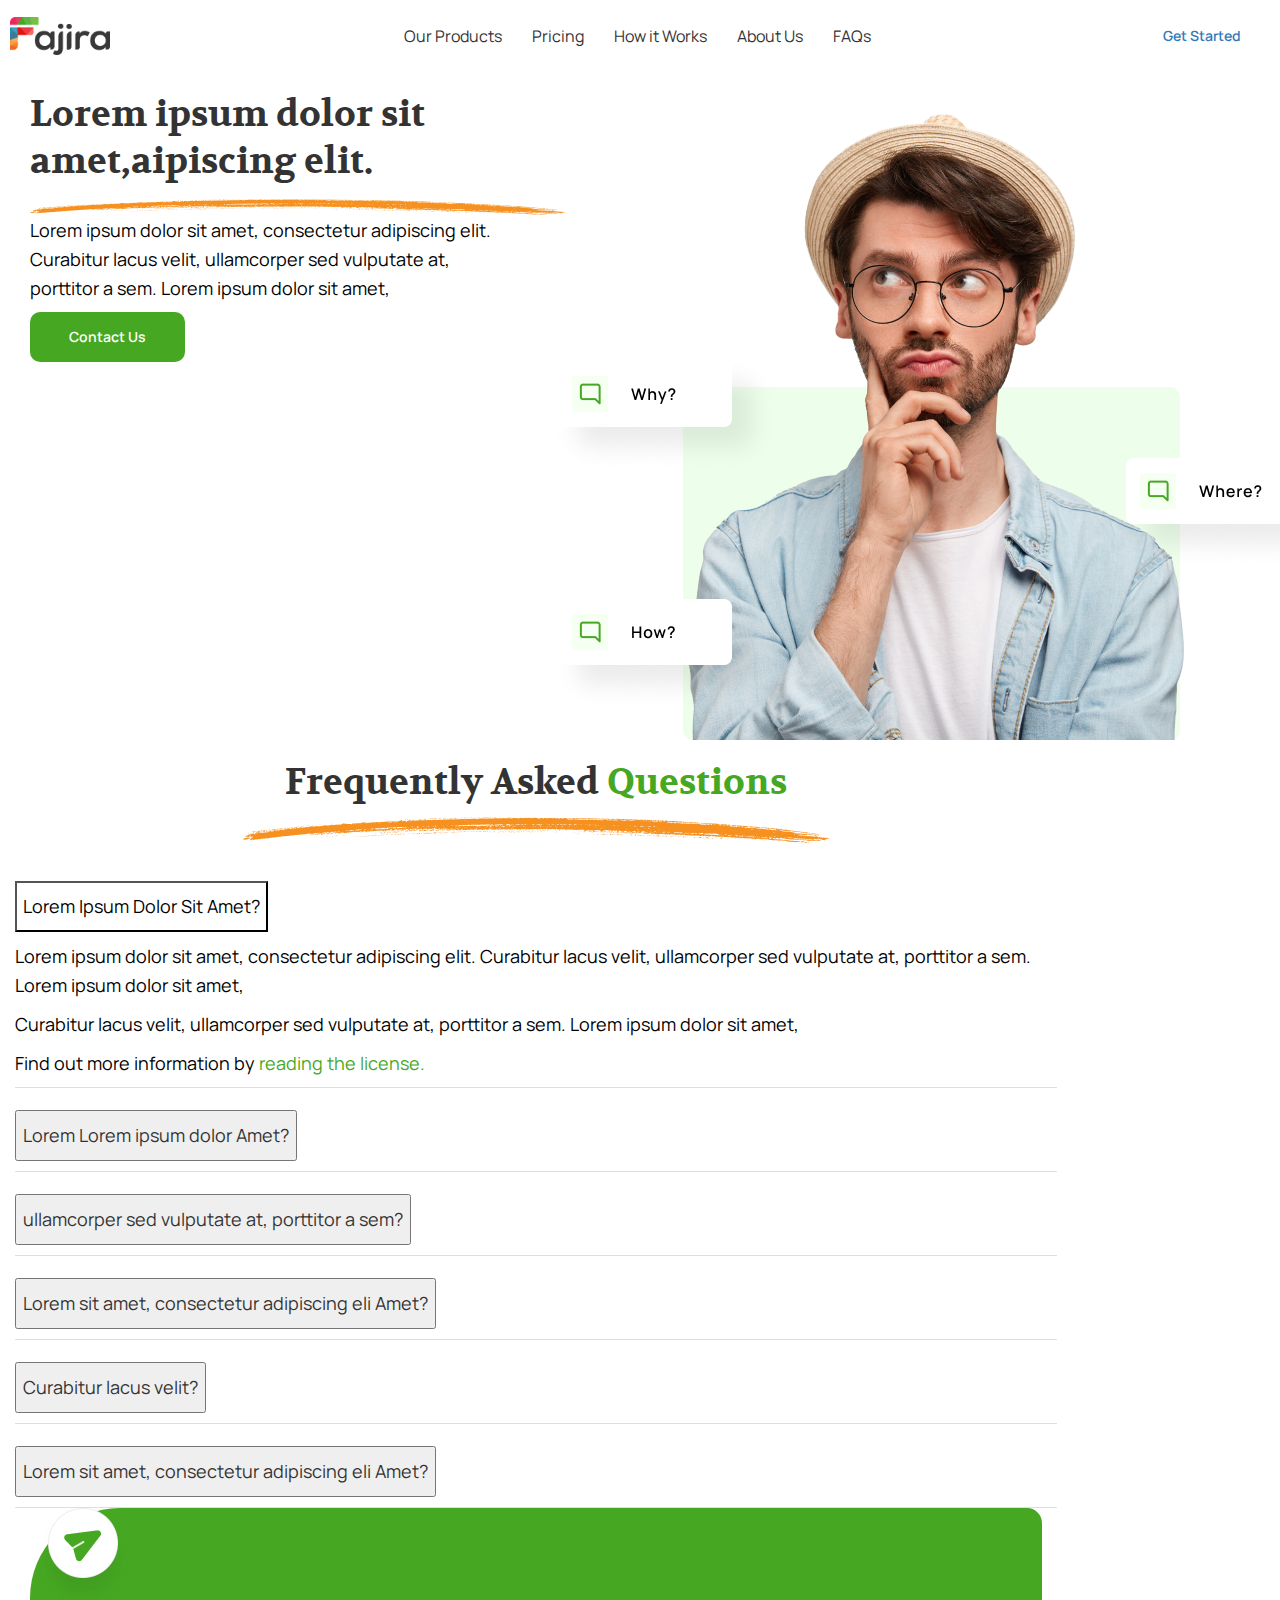
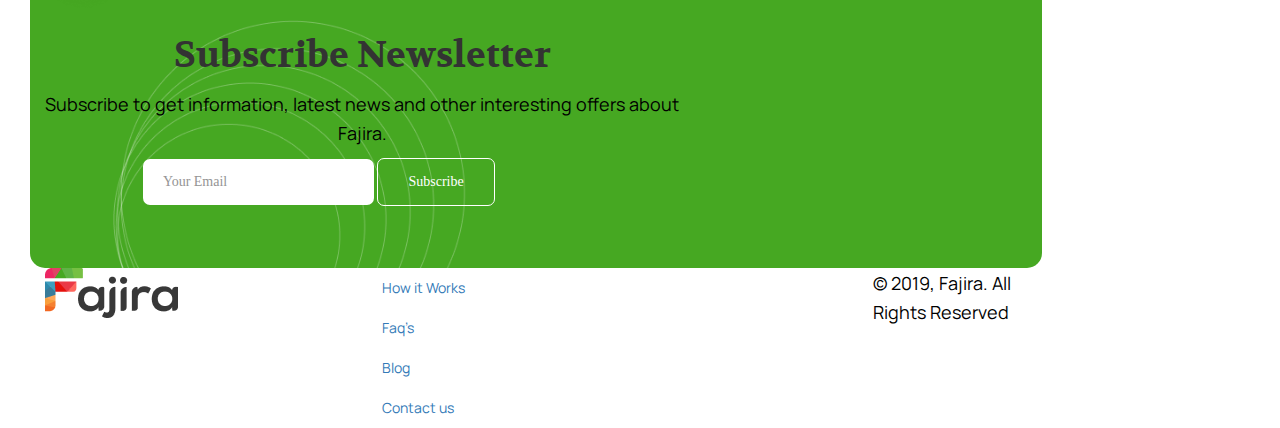
<file: faqs.html>
<!DOCTYPE html>
<html lang="en">

<head>
    <meta charset="UTF-8">
    <meta http-equiv="X-UA-Compatible" content="IE=edge">
    <meta name="viewport" content="width=device-width, initial-scale=1.0">
    <title>Fajira | Go Digital Grow Digital</title>
    <link rel="icon" type="image/x-icon" href="images/favicon.png">
    <!-----------------css Files---------------->
    <link rel="stylesheet" href="css/style.css">
    <!------------------------Bootstrap link----------------------------->
    <link href="https://cdn.jsdelivr.net/npm/bootstrap@5.0.2/dist/css/bootstrap.min.css" rel="stylesheet"
        integrity="sha384-EVSTQN3/azprG1Anm3QDgpJLIm9Nao0Yz1ztcQTwFspd3yD65VohhpuuCOmLASjC" crossorigin="anonymous">
    <link rel="stylesheet" href="css/navbar.css">
    <link rel="stylesheet" href="css/megamanu.css">
    <!------------------------font-awesome----------------------------->
    <link rel="stylesheet" href="https://cdnjs.cloudflare.com/ajax/libs/font-awesome/6.4.0/css/all.min.css"
        integrity="sha512-iecdLmaskl7CVkqkXNQ/ZH/XLlvWZOJyj7Yy7tcenmpD1ypASozpmT/E0iPtmFIB46ZmdtAc9eNBvH0H/ZpiBw=="
        crossorigin="anonymous" referrerpolicy="no-referrer" />
</head>

<body>
    <!----------------------Start Navbar Section-------------------------->
    <header>
        <div class="nav-section py-4">
            <div class="nav-container">
                <div class="nav-brand">
                    <a class="brand-logo" href="#">
                        <img src="images/logo.png" style="max-width:100px !important;" alt="Gofrugal logo"
                            class="gft-menu-logo">
                    </a>
                    <button class="menu">
                        <span class="hamburger"></span>
                    </button>
                </div>
                <div class="mega-menu">
                    <div class="menu-list">
                        <ul class="menu-nav">
                            <li class="nav-submenu" id="busnav1">
                                <div class="nav-business-name submenuevent busnav"><a href="">Our Products<i
                                            class="fa-solid fa-angle-down mx-2 admin-text lg"></i></a> <span
                                        class="bustoggleicon"></span>
                                </div>
                                <div class="deskview">
                                    <ul class="nav-business-menu row">
                                        <li class="nav-macro-menulist" id="dd_retail1">
                                            <div class="nav-macro-name macroevent"><a href="">Apparel &
                                                    Footwear</a></div>
                                            <ul class="nav-micro-menu" id="retail_search1">
                                                <li class="nav-micro-menulist active"><a href=""><span
                                                            class="afmacro"></span>Apparel &
                                                        Footwear</a></li>
                                                <li class="nav-micro-menulist"><a href=""><span
                                                            class="apparel"></span>Apparel &
                                                        Clothing</a></li>
                                                <li class="nav-micro-menulist"><a href=""><span
                                                            class="boutique"></span>Boutiques</a></li>
                                                <li class="nav-micro-menulist"><a href=""><span
                                                            class="fancy"></span>Fancy
                                                        costume</a></li>
                                                <li class="nav-micro-menulist"><a href=""><span
                                                            class="footwear"></span>Footwear</a></li>
                                                <li class="nav-micro-menulist"><a href=""><span
                                                            class="readymade"></span>Readymade
                                                        Garment</a></li>
                                                <li class="nav-micro-menulist"><a href=""><span
                                                            class="shoe"></span>Shoes</a></li>
                                                <li class="nav-micro-menulist"><a href=""><span
                                                            class="textile"></span>Textile</a></li>
                                            </ul>
                                        </li>
                                        <li class="nav-macro-menulist">
                                            <div class="nav-macro-name macroevent"><a href="">Hypermarket & Departmental
                                                    Stores</a></div>
                                            <ul class="nav-micro-menu" id="retail_search3">
                                                <li class="nav-micro-menulist"><a href=""><span
                                                            class="convenience"></span>Convenience
                                                        store</a></li>
                                                <li class="nav-micro-menulist"><a href=""><span
                                                            class="department"></span>Department
                                                        Stores</a></li>
                                                <li class="nav-micro-menulist active"><a href=""><span
                                                            class="hypermacro"></span>Hypermarket
                                                        & Departmental
                                                        Stores</a>
                                                </li>
                                                <li class="nav-micro-menulist"><a href=""><span
                                                            class="hypermarket"></span>Hypermarket</a>
                                                </li>
                                            </ul>
                                        </li>
                                        <li class="nav-macro-menulist">
                                            <div class="nav-macro-name macroevent"><a href="">Pharma &
                                                    Healthcare</a></div>
                                            <ul class="nav-micro-menu" id="retail_search5">
                                                <li class="nav-micro-menulist"><a href=""><span
                                                            class="ayurvedic"></span>Ayurvedic &
                                                        Wellness</a></li>
                                                <li class="nav-micro-menulist"><a href=""><span
                                                            class="chemist"></span>Chemists &
                                                        druggists</a></li>
                                                <li class="nav-micro-menulist"><a href=""><span
                                                            class="healthcare"></span>Health care</a>
                                                </li>
                                                <li class="nav-micro-menulist"><a href=""><span
                                                            class="medical"></span>Medical shop</a></li>
                                                <li class="nav-micro-menulist active"><a href=""><span
                                                            class="pharmacy"></span>Pharmacy</a>
                                                </li>
                                                <li class="nav-micro-menulist"><a href=""><span
                                                            class="surgical"></span>Surgical</a></li>
                                            </ul>
                                        </li>
                                        <li class="nav-macro-menulist">
                                            <div class="nav-macro-name macroevent"><a href="">Supermarket &
                                                    Groceries</a></div>
                                            <ul class="nav-micro-menu" id="retail_search6">
                                                <li class="nav-micro-menulist"><a href=""><span
                                                            class="fruits"></span>Fruits
                                                        & Vegetables</a></li>
                                                <li class="nav-micro-menulist"><a href=""><span
                                                            class="vegatables"></span>Groceries and
                                                        Vegetables</a></li>
                                                <li class="nav-micro-menulist"><a href=""><span
                                                            class="kirana"></span>Kirana</a></li>
                                                <li class="nav-micro-menulist"><a href=""><span
                                                            class="ricetrader"></span>Rice Traders</a>
                                                </li>
                                                <li class="nav-micro-menulist active"><a href=""><span
                                                            class="supermarket"></span>Supermarket</a></li>
                                            </ul>
                                        </li>
                                    </ul>
                                </div>
                            </li>
                        </ul>
                    </div>
                    <div class="menu-list">
                        <ul class="menu-nav">
                            <li class="nav-submenu">
                                <div class="nav-business-name"><a href="">Pricing</a> <span></span></div>
                            </li>
                        </ul>
                    </div>
                    <div class="menu-list">
                        <ul class="menu-nav">
                            <li class="nav-submenu">
                                <div class="nav-business-name"><a href="">How it Works</a> <span></span></div>
                            </li>
                        </ul>
                    </div>
                    <div class="menu-list">
                        <ul class="menu-nav">
                            <li class="nav-submenu">
                                <div class="nav-business-name"><a href="about-us.html">About Us</a> <span></span></div>
                            </li>
                        </ul>
                    </div>
                    <div class="menu-list">
                        <ul class="menu-nav">
                            <li class="nav-submenu">
                                <div class="nav-business-name"><a href="">FAQs</a> <span></span></div>
                            </li>
                        </ul>
                    </div>
                    <div class="sm pt-5">
                        <a href="#" class="btn admin-bg px-5 py-3">Get Started</a>
                    </div>
                </div>
                <div class="lg">
                    <a href="#" class="btn admin-bg">Get Started</a>
                </div>
            </div>
        </div>
    </header>
    <!----------------------End NAvbar Section  ------------------------>

    <!----------------------Home Section Start-------------------------->
    <section class="container-fluid py-5 d-flex justify-content-center">
        <div class="col-sm-12 col-md-12 col-lg-10 mx-auto ">
            <div class="row align-items-center">
                <div class="col-lg-6 col-md-12">
                    <h1 class="display-1">Lorem ipsum dolor sit amet,aipiscing elit.</h1>
                    <img src="images/faqs/hero-layers.png" alt="not-found" class="img-fluid">
                    <p class="pt-5 text-secondary py-4">Lorem ipsum dolor sit amet, consectetur adipiscing elit.
                        Curabitur
                        lacus velit, ullamcorper sed vulputate at, porttitor
                        a sem. Lorem ipsum dolor sit amet,</p>
                    <button type="submit" value="Request Demo"
                        class="green-bg btn admin-bg mt-3 mt-lg-0 mt-md-0">Contact Us</button>
                </div>
                <div class="col-lg-5 col-md-12 admin-radial offset-lg-1">
                    <img src="images/faqs/hero-bg.png" alt="not-found" class="img-fluid">
                </div>
            </div>
        </div>
    </section>
    <!-----------------------------Home Section End---------------------------------->

    <!------------------ Frequently Asked Questions Section start-------------------->
    <section class="container-fluid py-5 d-flex justify-content-center">
        <div class="col-sm-12 col-md-12 col-lg-10 mx-auto ">
            <div class="row justify-content-between align-items-center">
                <div class="col-12 text-center pb-3">
                    <h1 class="display-2 position-relative pb-5">Frequently Asked <span
                            class="green-text">Questions</span></h1>
                    <span class="position-absolute" style="top: 87px; right: 338px;"><img
                            src="images/our-products/about-layer.png" class="img-fluid" alt="not-found"></span>
                </div>
            </div>
            <div class="row align-items-center">
                <div class="col-8 mx-auto">
                    <div class="accordion" id="accordionExample">
                        <div class="accordion-item my-5">
                            <h2 class="accordion-headerm-0" id="headingOne">
                                <button class="accordion-button border-0" type="button" data-bs-toggle="collapse"
                                    data-bs-target="#collapseOne" aria-expanded="true" aria-controls="collapseOne">
                                    Lorem Ipsum Dolor Sit Amet?
                                </button>
                            </h2>
                            <div id="collapseOne" class="accordion-collapse collapse show" aria-labelledby="headingOne"
                                data-bs-parent="#accordionExample">
                                <div class="accordion-body">
                                    <p class="pb-3 text-secondary fs-3">Lorem ipsum dolor sit amet, consectetur
                                        adipiscing elit. Curabitur lacus velit,
                                        ullamcorper sed vulputate at, porttitor
                                        a sem. Lorem ipsum dolor sit amet,</p>
                                    <p class="pb-3 text-secondary fs-3">Curabitur lacus velit, ullamcorper sed vulputate
                                        at, porttitor a sem. Lorem ipsum
                                        dolor sit amet,</p>
                                    <p class="pb-3 text-secondary fs-3">Find out more information by <span
                                            class="green-text">reading the license.</span>
                                    </p>
                                </div>
                            </div>
                        </div>
                        <div class="accordion-item my-5">
                            <h2 class="accordion-header m-0" id="headingTwo">
                                <button class="accordion-button border-0 collapsed" type="button"
                                    data-bs-toggle="collapse" data-bs-target="#collapseTwo" aria-expanded="false"
                                    aria-controls="collapseTwo">
                                    Lorem Lorem ipsum dolor Amet?
                                </button>
                            </h2>
                            <div id="collapseTwo" class="accordion-collapse collapse" aria-labelledby="headingTwo"
                                data-bs-parent="#accordionExample">
                                <div class="accordion-body">
                                    <p class="pb-3 text-secondary fs-3">Lorem ipsum dolor sit amet, consectetur
                                        adipiscing elit. Curabitur lacus velit,
                                        ullamcorper sed vulputate at, porttitor
                                        a sem. Lorem ipsum dolor sit amet,</p>
                                    <p class="pb-3 text-secondary fs-3">Curabitur lacus velit, ullamcorper sed vulputate
                                        at, porttitor a sem. Lorem ipsum
                                        dolor sit amet,</p>
                                    <p class="pb-3 text-secondary fs-3">Find out more information by <span
                                            class="green-text">reading the license.</span>
                                    </p>
                                </div>
                            </div>
                        </div>
                        <div class="accordion-item my-5">
                            <h2 class="accordion-header m-0" id="headingThree">
                                <button class="accordion-button border-0 collapsed" type="button"
                                    data-bs-toggle="collapse" data-bs-target="#collapseThree" aria-expanded="false"
                                    aria-controls="collapseThree">
                                    ullamcorper sed vulputate at, porttitor a sem?
                                </button>
                            </h2>
                            <div id="collapseThree" class="accordion-collapse collapse" aria-labelledby="headingThree"
                                data-bs-parent="#accordionExample">
                                <div class="accordion-body">
                                    <p class="pb-3 text-secondary fs-3">Lorem ipsum dolor sit amet, consectetur
                                        adipiscing elit. Curabitur lacus velit,
                                        ullamcorper sed vulputate at, porttitor
                                        a sem. Lorem ipsum dolor sit amet,</p>
                                    <p class="pb-3 text-secondary fs-3">Curabitur lacus velit, ullamcorper sed vulputate
                                        at, porttitor a sem. Lorem ipsum
                                        dolor sit amet,</p>
                                    <p class="pb-3 text-secondary fs-3">Find out more information by <span
                                            class="green-text">reading the license.</span>
                                    </p>
                                </div>
                            </div>
                        </div>
                        <div class="accordion-item my-5">
                            <h2 class="accordion-header m-0" id="headingfour">
                                <button class="accordion-button border-0 collapsed" type="button"
                                    data-bs-toggle="collapse" data-bs-target="#collapsefour" aria-expanded="false"
                                    aria-controls="collapsefour">
                                    Lorem sit amet, consectetur adipiscing eli Amet?
                                </button>
                            </h2>
                            <div id="collapsefour" class="accordion-collapse collapse" aria-labelledby="headingfour"
                                data-bs-parent="#accordionExample">
                                <div class="accordion-body">
                                    <p class="pb-3 text-secondary fs-3">Lorem ipsum dolor sit amet, consectetur
                                        adipiscing elit. Curabitur lacus velit,
                                        ullamcorper sed vulputate at, porttitor
                                        a sem. Lorem ipsum dolor sit amet,</p>
                                    <p class="pb-3 text-secondary fs-3">Curabitur lacus velit, ullamcorper sed vulputate
                                        at, porttitor a sem. Lorem ipsum
                                        dolor sit amet,</p>
                                    <p class="pb-3 text-secondary fs-3">Find out more information by <span
                                            class="green-text">reading the license.</span>
                                    </p>
                                </div>
                            </div>
                        </div>
                        <div class="accordion-item my-5">
                            <h2 class="accordion-header m-0" id="headingfive">
                                <button class="accordion-button border-0 collapsed" type="button"
                                    data-bs-toggle="collapse" data-bs-target="#collapsefive" aria-expanded="false"
                                    aria-controls="collapsefive">
                                    Curabitur lacus velit?
                                </button>
                            </h2>
                            <div id="collapsefive" class="accordion-collapse collapse" aria-labelledby="headingfive"
                                data-bs-parent="#accordionExample">
                                <div class="accordion-body">
                                    <p class="pb-3 text-secondary fs-3">Lorem ipsum dolor sit amet, consectetur
                                        adipiscing elit. Curabitur lacus velit,
                                        ullamcorper sed vulputate at, porttitor
                                        a sem. Lorem ipsum dolor sit amet,</p>
                                    <p class="pb-3 text-secondary fs-3">Curabitur lacus velit, ullamcorper sed vulputate
                                        at, porttitor a sem. Lorem ipsum
                                        dolor sit amet,</p>
                                    <p class="pb-3 text-secondary fs-3">Find out more information by <span
                                            class="green-text">reading the license.</span>
                                    </p>
                                </div>
                            </div>
                        </div>
                        <div class="accordion-item my-5 my-5">
                            <h2 class="accordion-header m-0" id="headingsix">
                                <button class="accordion-button border-0 collapsed" type="button"
                                    data-bs-toggle="collapse" data-bs-target="#collapsesix" aria-expanded="false"
                                    aria-controls="collapsesix">
                                    Lorem sit amet, consectetur adipiscing eli Amet?
                                </button>
                            </h2>
                            <div id="collapsesix" class="accordion-collapse collapse" aria-labelledby="headingsix"
                                data-bs-parent="#accordionExample">
                                <div class="accordion-body">
                                    <p class="pb-3 text-secondary fs-3">Lorem ipsum dolor sit amet, consectetur
                                        adipiscing elit. Curabitur lacus velit,
                                        ullamcorper sed vulputate at, porttitor
                                        a sem. Lorem ipsum dolor sit amet,</p>
                                    <p class="pb-3 text-secondary fs-3">Curabitur lacus velit, ullamcorper sed vulputate
                                        at, porttitor a sem. Lorem ipsum
                                        dolor sit amet,</p>
                                    <p class="pb-3 text-secondary fs-3">Find out more information by <span
                                            class="green-text">reading the license.</span>
                                    </p>
                                </div>
                            </div>
                        </div>
                    </div>
                </div>
            </div>
        </div>
    </section>
    <!---------------Frequently Asked Questions Section End------------------>

    <!---------------------  Subscribe Newsletter-start ------------------->
    <section class="container-fluid py-5 d-flex justify-content-center">
        <div class="col-sm-12 col-md-12 col-lg-10 mx-auto py-5">
            <div class="bg-subscribe">
                <div class="position-relative">
                    <img src="images/subscribe/Group 427319232.png" class="img-fluid position-absolute"
                        style="top: -23px; bottom: 0; right:-45px;" alt="not-found">
                </div>
                <div class="row justify-content-center align-items-center row-suscribe">
                    <div class="col-sm-12 col-md-12 col-lg-8 text-center">
                        <h1 class="display-2 text-white">Subscribe Newsletter</h1>
                        <p class="text-white">Subscribe to get information, latest
                            news and other
                            interesting
                            offers
                            about Fajira.</p>
                    </div>
                    <div class="col-sm-12 col-md-12 col-lg-7 text-center">
                        <form action="">
                            <input type="email" class="input-sus" placeholder="Your Email">
                            <button class="Subscribe-btn" type="submit">Subscribe</button>
                        </form>
                    </div>
                    <div class="col-12 d-flex text-center justify-content-start px-4 align-items-center">
                        <i class="fa-regular fa-face-smile mx-2 text-white fa-2x"></i>
                        <i class="fa-regular fa-envelope-open mx-2 text-white fa-2x"></i>
                    </div>
                </div>
            </div>
        </div>
    </section>
    <!---------------------  Subscribe Newsletter-end -------------------->

    <!-----------------------------  Footer-end -------------------------->
    <section class="container-fluid py-5 d-flex justify-content-center">
        <div class="col-sm-12 col-md-12 col-lg-10 mx-auto py-5">
            <footer class="d-flex flex-wrap justify-content-between align-items-center py-5 my-4 border-top">
                <a href="/"
                    class="col-sm-12 col-md-12 col-lg-4 d-flex align-items-center justify-content-start mb-3 mb-md-0 me-md-auto link-dark text-decoration-none">
                    <img src="images/logo.png" class="img-fluid" alt="not-found">
                </a>
                <ul class="nav col-sm-12 col-md-12 col-lg-6 justify-content-lg-end">
                    <li class="nav-item"><a href="#" class="nav-link px-3 fs-4 text-dark">How it Works</a></li>
                    <li class="nav-item"><a href="#" class="nav-link px-3 fs-4 text-dark">Faq’s</a></li>
                    <li class="nav-item"><a href="#" class="nav-link px-3 fs-4 text-dark">Blog</a></li>
                    <li class="nav-item"><a href="contact-us.html" class="nav-link px-3 fs-4 text-dark">Contact us</a>
                    </li>
                </ul>
                <div class="col-sm-12 col-md-12 col-lg-2 text-lg-end">
                    <a href=""><i class="fa-brands fa-linkedin mx-3" style="color:rgba(70, 168, 34, 1);"></i></a>
                    <a href=""><i class="fa-brands fa-twitter mx-3" style="color:rgba(70, 168, 34, 1);"></i></a>
                    <a href=""><i class="fa-brands fa-facebook-f mx-3" style="color:rgba(70, 168, 34, 1);"></i></a>
                    <a href=""><i class="fa-brands fa-instagram mx-3" style="color:rgba(70, 168, 34, 1);"></i></a>
                </div>
            </footer>
            <div class="pt-5">
                <p>© 2019, Fajira. All Rights Reserved</p>
            </div>
        </div>
    </section>
    <!----------------------------  Footer-end --------------------------->


    <!--------------------Script Start---------------------------------->
    <script src="https://cdn.jsdelivr.net/npm/bootstrap@5.0.2/dist/js/bootstrap.bundle.min.js"
        integrity="sha384-MrcW6ZMFYlzcLA8Nl+NtUVF0sA7MsXsP1UyJoMp4YLEuNSfAP+JcXn/tWtIaxVXM"
        crossorigin="anonymous"></script>
    <script src="js/megamenu.js"></script>
    <script src="https://cdnjs.cloudflare.com/ajax/libs/jquery/3.3.1/jquery.min.js"></script>
    <script src="js/cutom.js"></script>
    <!--------------------Script End---------------------------------->
</body>

</html>
</file>
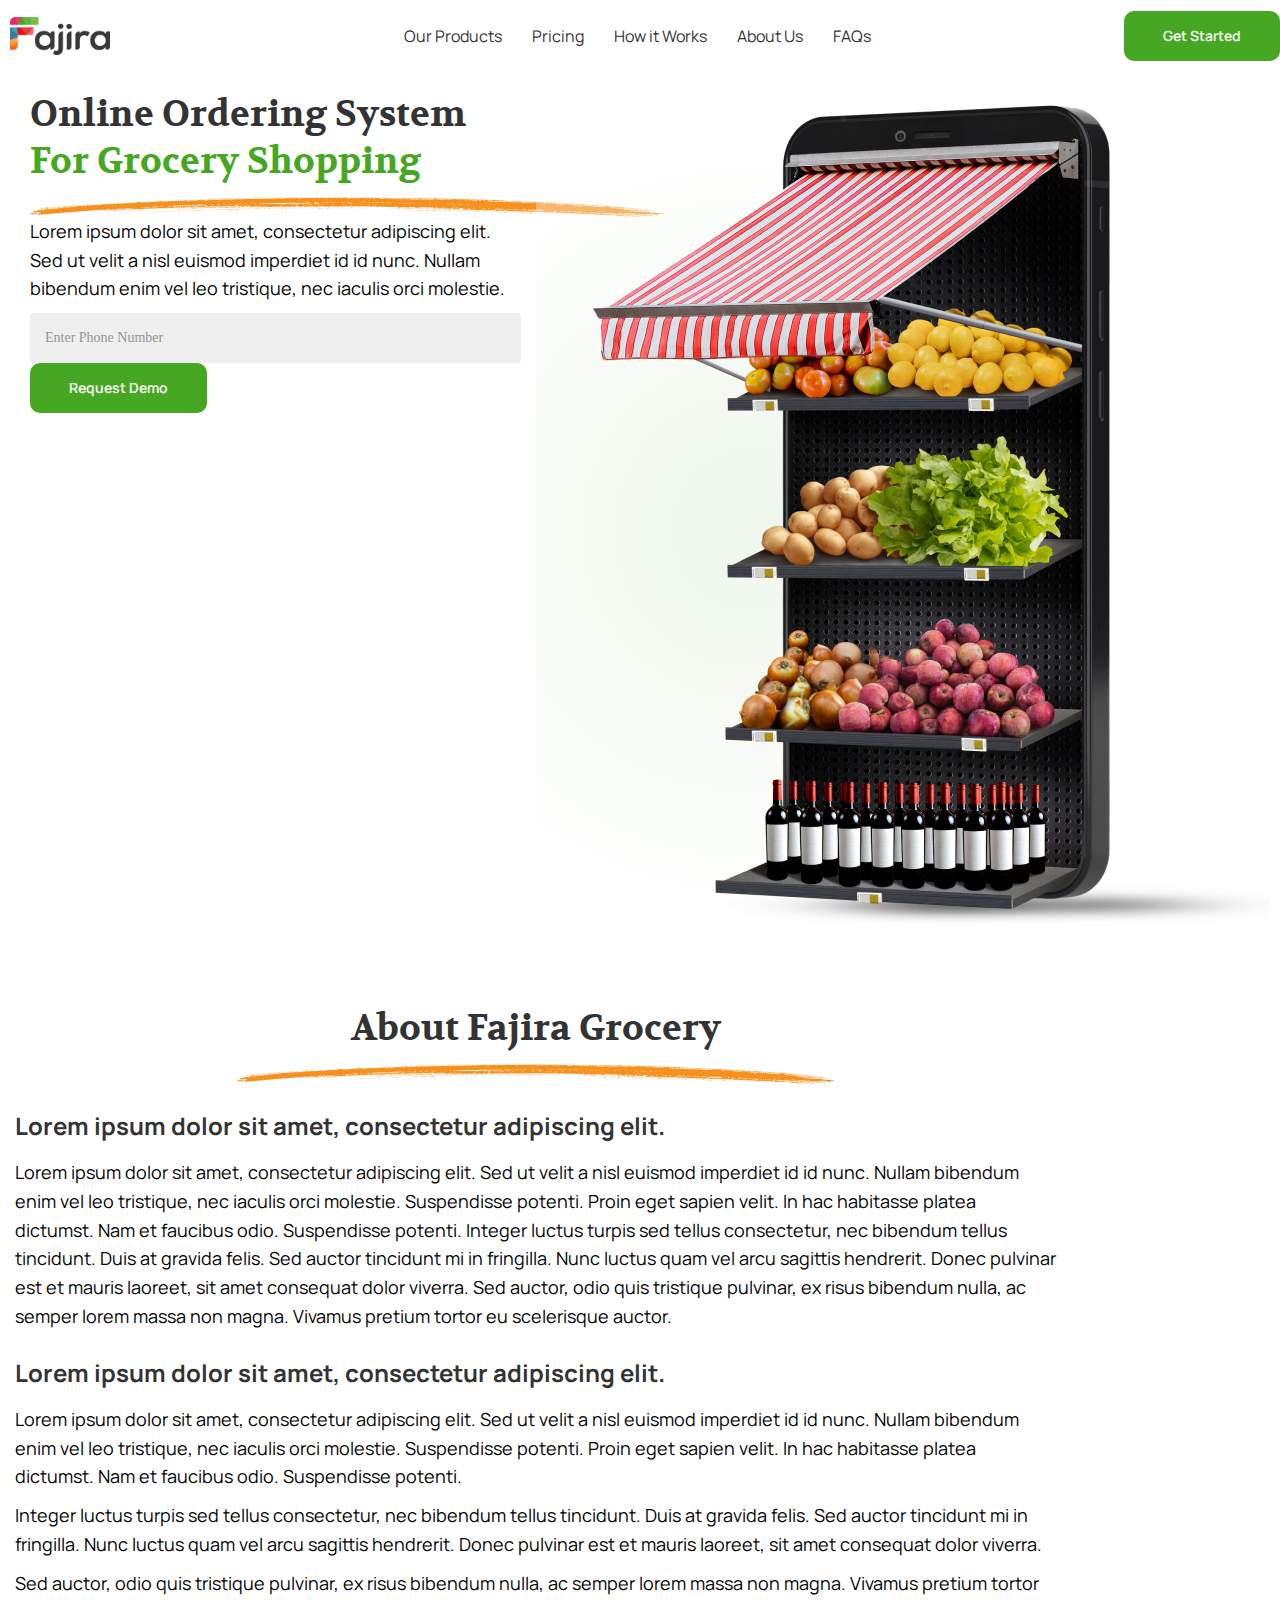
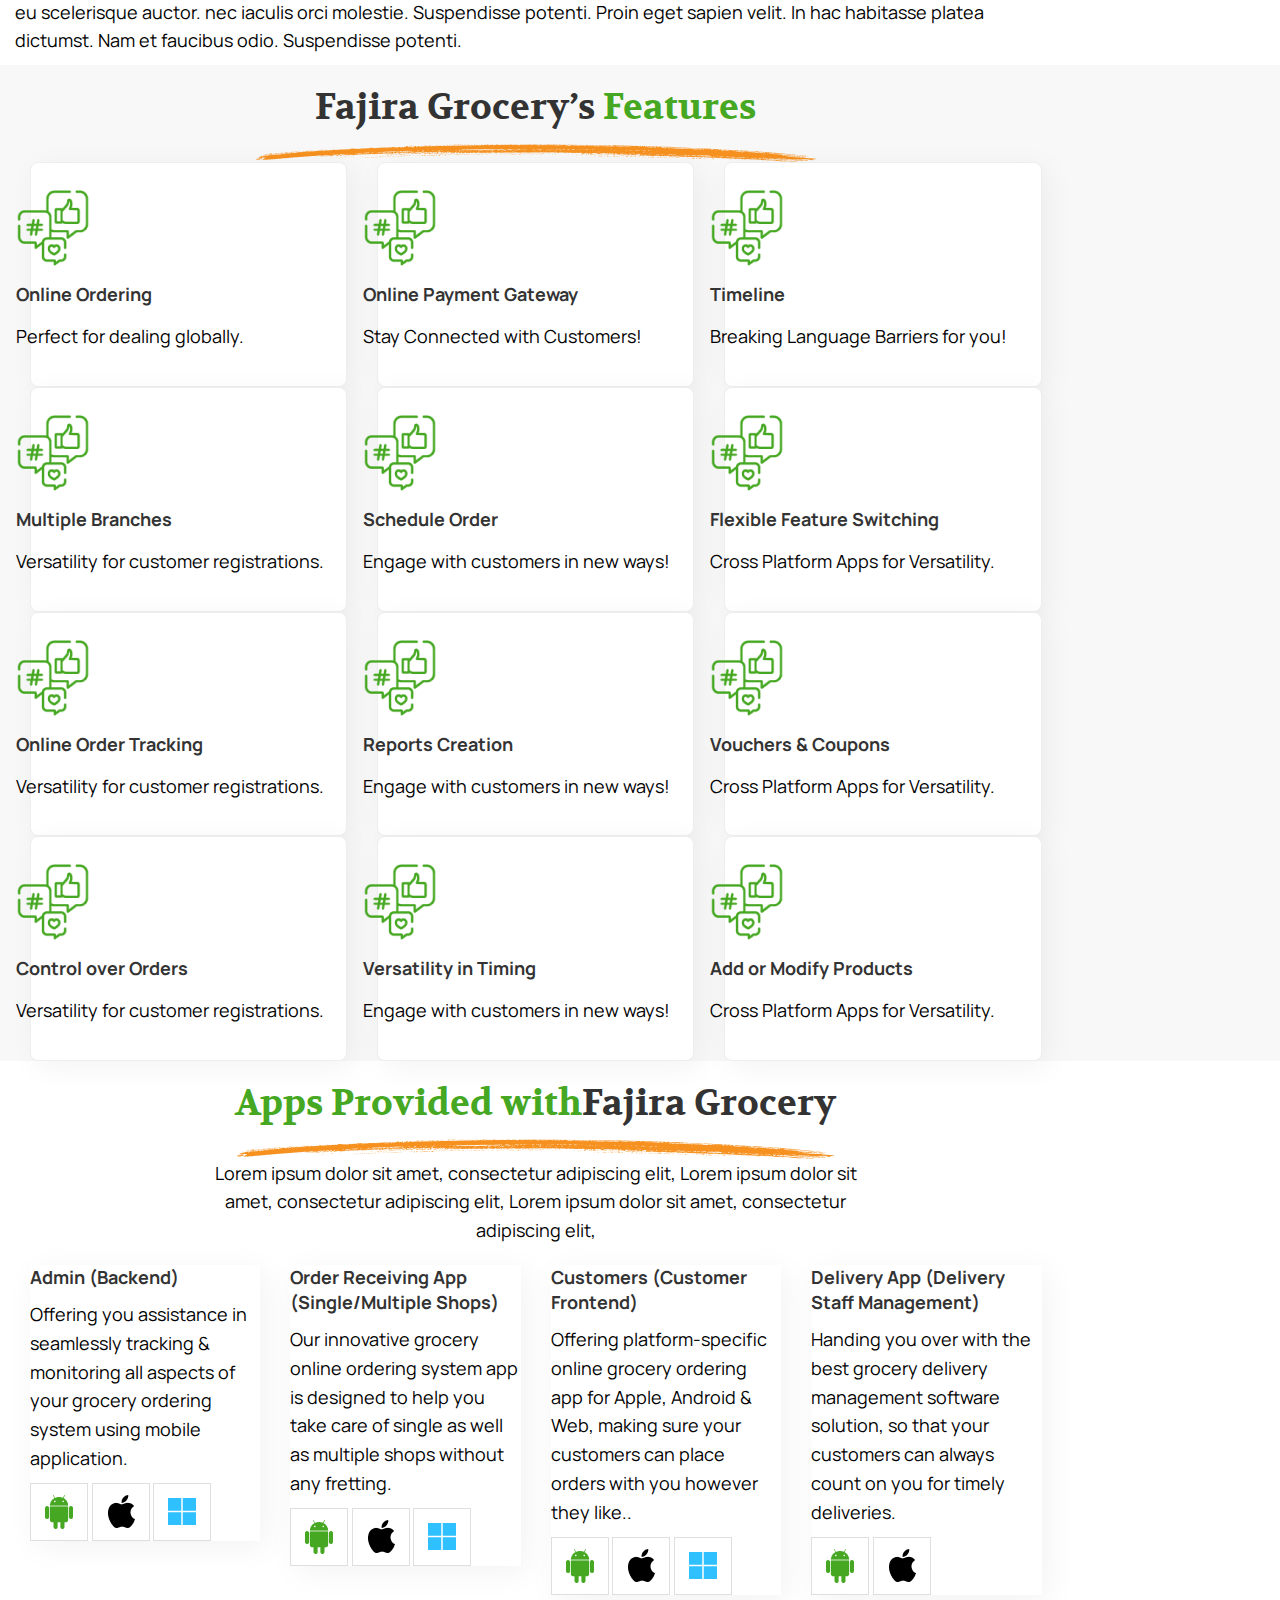
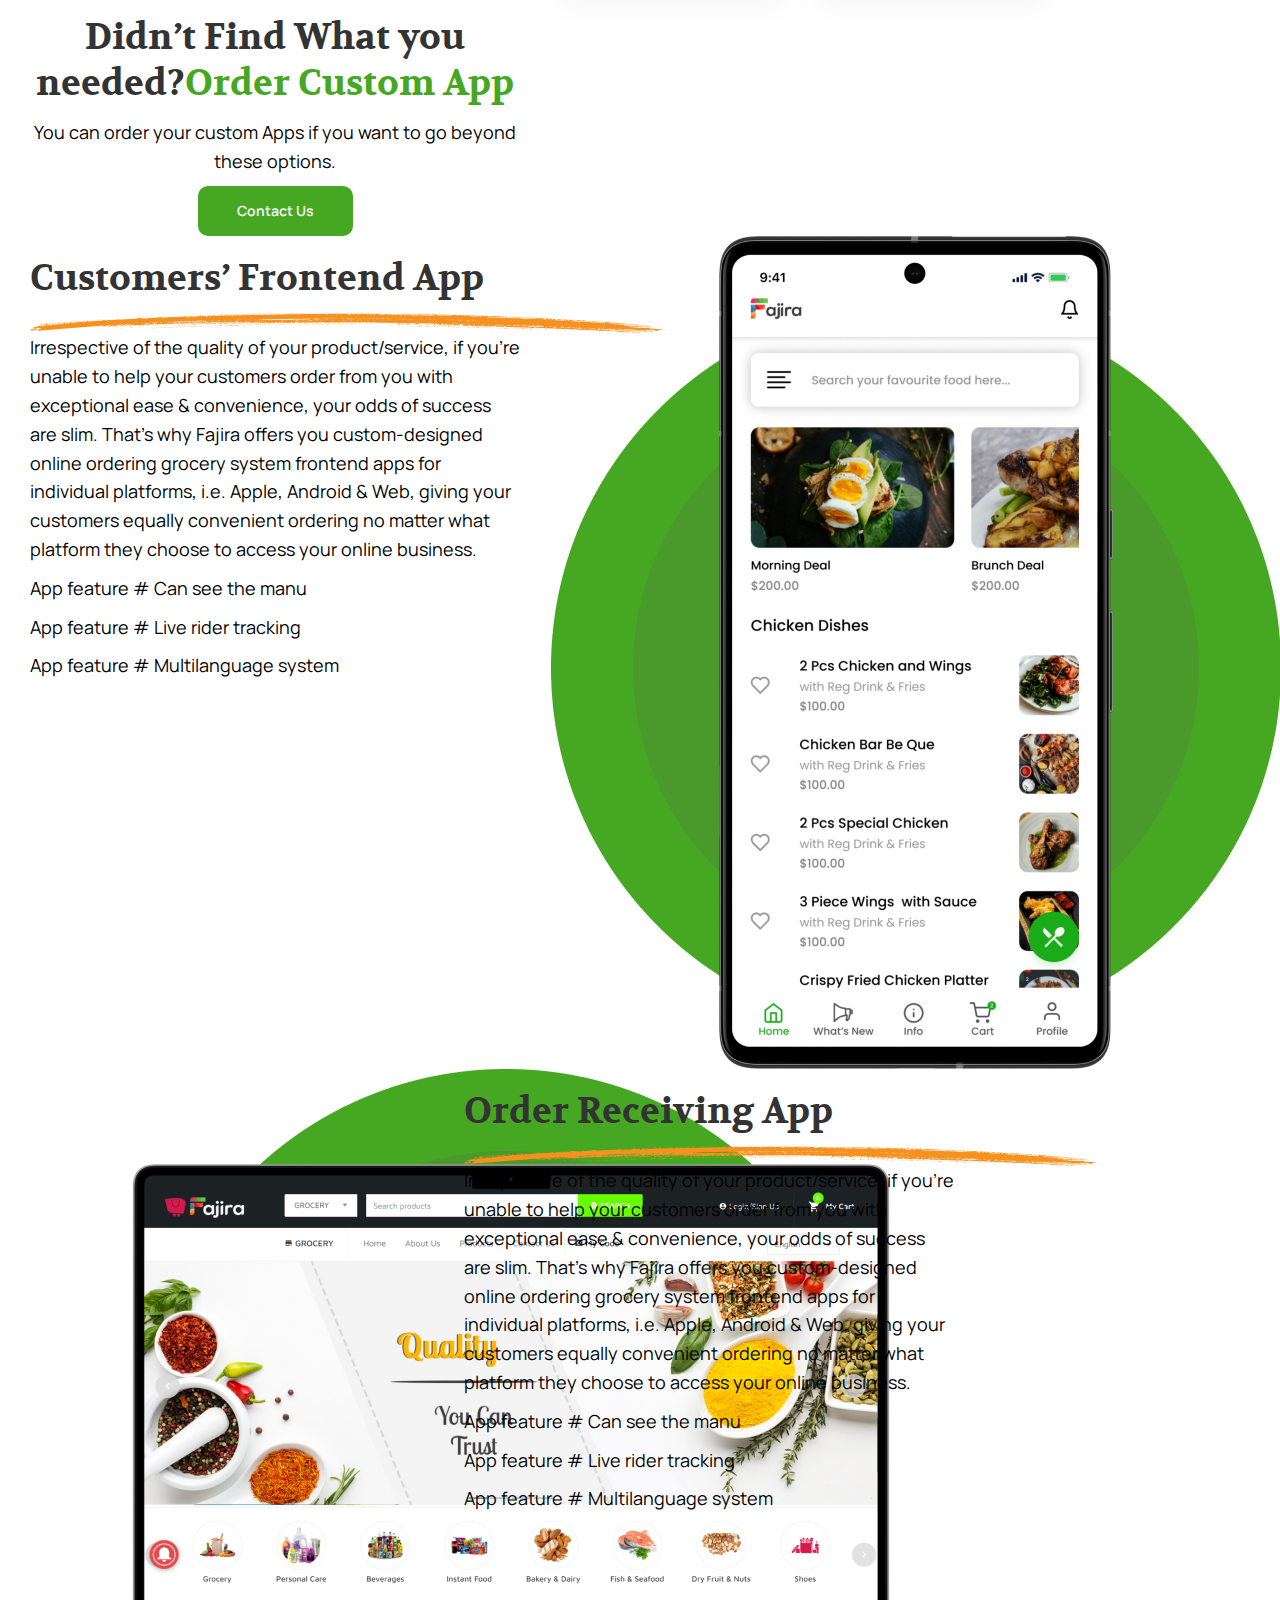
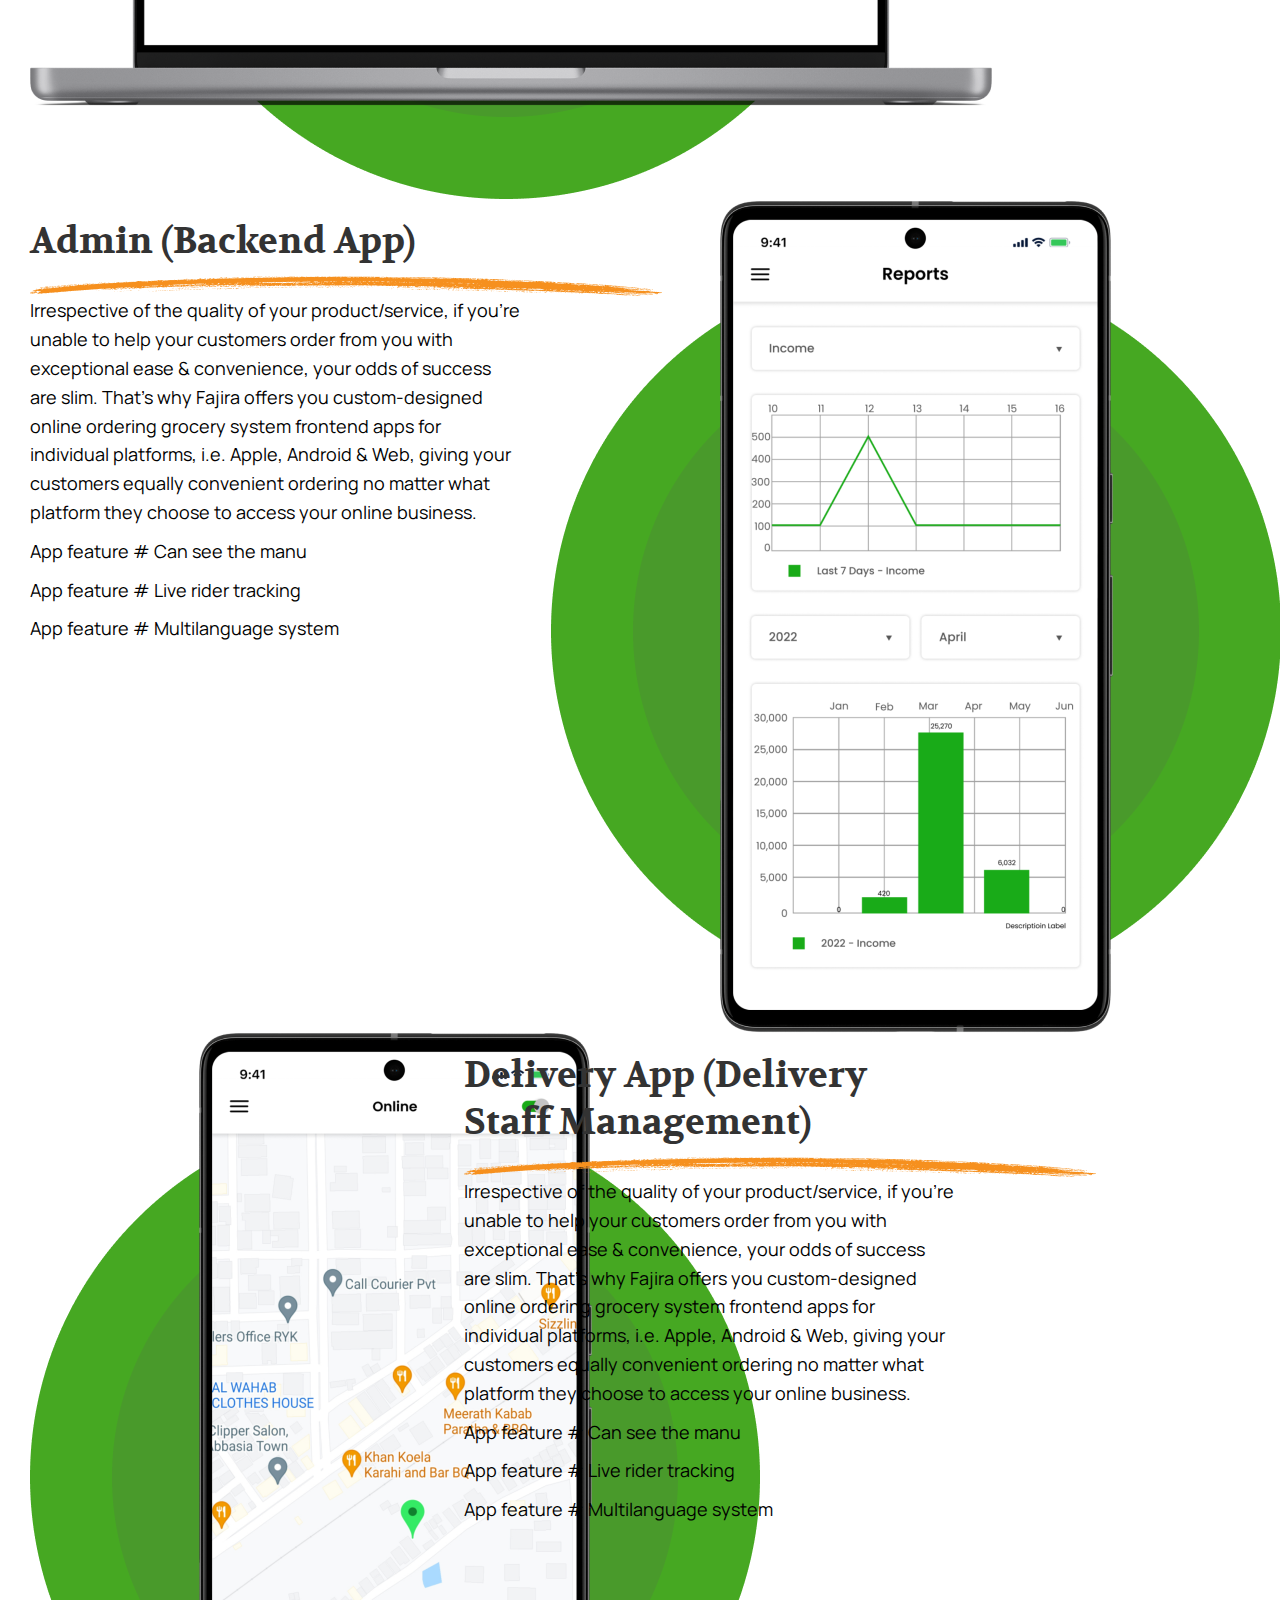
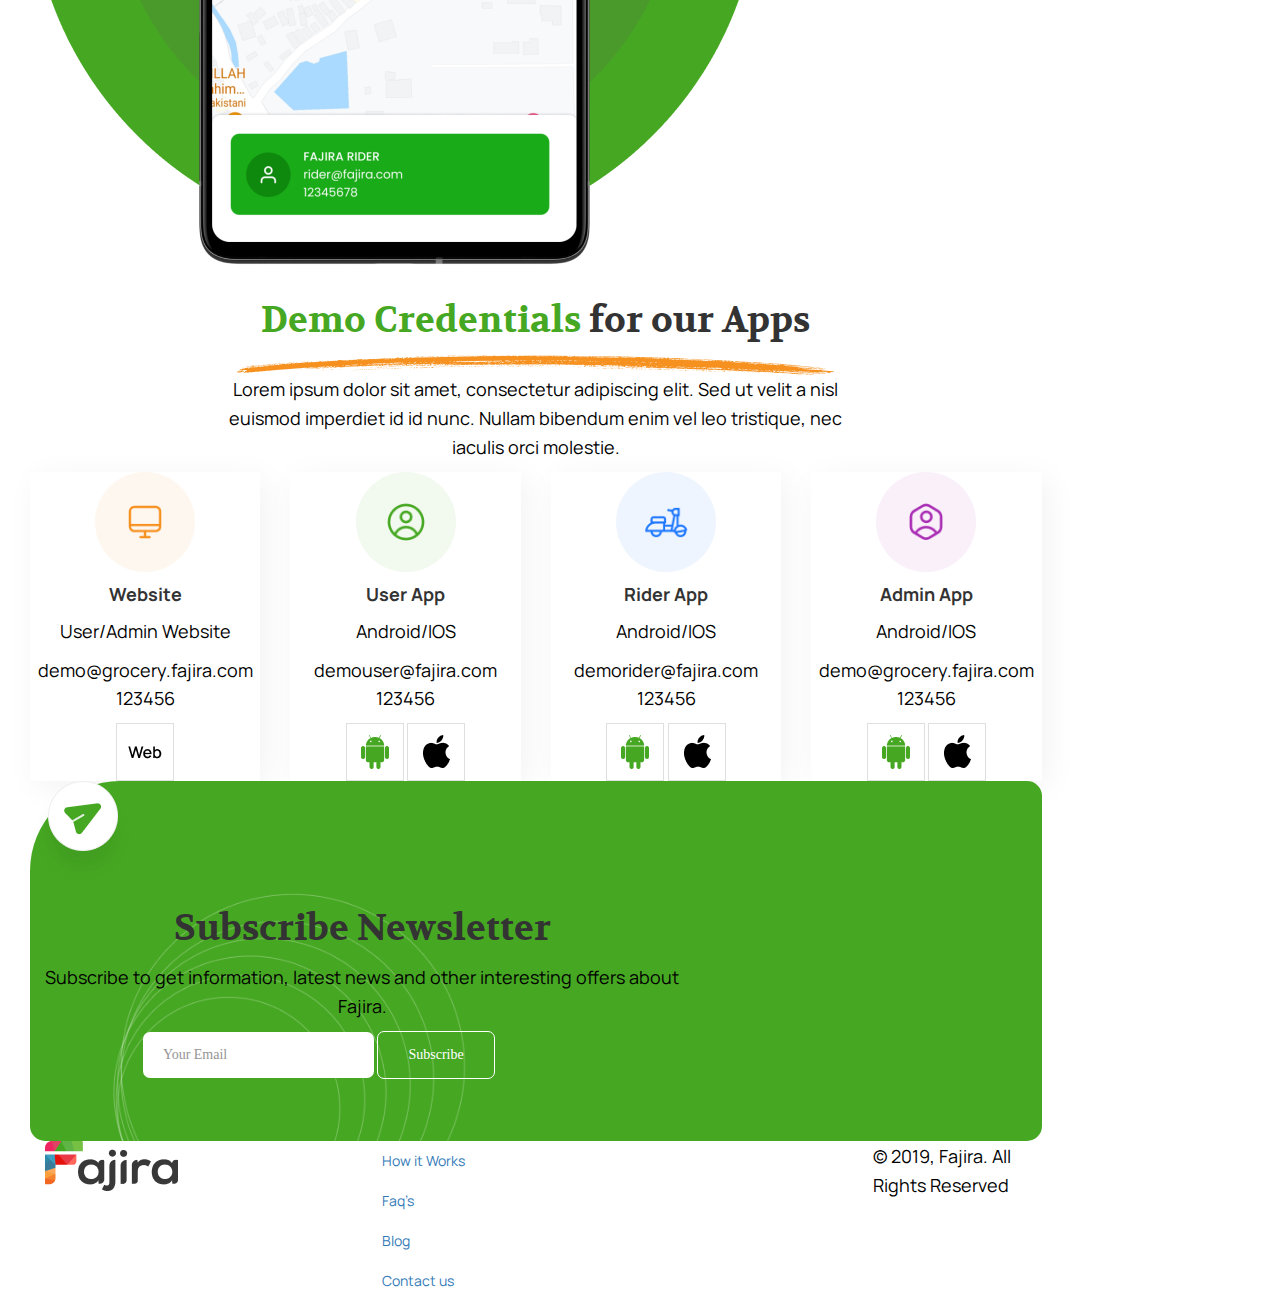
<file: our-product.html>
<!DOCTYPE html>
<html lang="en">

<head>
    <meta charset="UTF-8">
    <meta http-equiv="X-UA-Compatible" content="IE=edge">
    <meta name="viewport" content="width=device-width, initial-scale=1.0">
    <title>Fajira | Go Digital Grow Digital</title>
    <link rel="icon" type="image/x-icon" href="images/favicon.png">
    <!-----------------css Files---------------->
    <link rel="stylesheet" href="css/style.css">
    <!------------------------Bootstrap link----------------------------->
    <link href="https://cdn.jsdelivr.net/npm/bootstrap@5.0.2/dist/css/bootstrap.min.css" rel="stylesheet"
        integrity="sha384-EVSTQN3/azprG1Anm3QDgpJLIm9Nao0Yz1ztcQTwFspd3yD65VohhpuuCOmLASjC" crossorigin="anonymous">
    <link rel="stylesheet" href="css/navbar.css">
    <link rel="stylesheet" href="css/megamanu.css">
    <!------------------------font-awesome----------------------------->
    <link rel="stylesheet" href="https://cdnjs.cloudflare.com/ajax/libs/font-awesome/6.4.0/css/all.min.css"
        integrity="sha512-iecdLmaskl7CVkqkXNQ/ZH/XLlvWZOJyj7Yy7tcenmpD1ypASozpmT/E0iPtmFIB46ZmdtAc9eNBvH0H/ZpiBw=="
        crossorigin="anonymous" referrerpolicy="no-referrer" />
</head>

<body>
    <!----------------------Start Navbar Section-------------------------->
    <header>
        <div class="nav-section py-4">
            <div class="nav-container">
                <div class="nav-brand">
                    <a class="brand-logo" href="#">
                        <img src="images/logo.png" style="max-width:100px !important;" alt="Gofrugal logo"
                            class="gft-menu-logo">
                    </a>
                    <button class="menu">
                        <span class="hamburger"></span>
                    </button>
                </div>
                <div class="mega-menu">
                    <div class="menu-list">
                        <ul class="menu-nav">
                            <li class="nav-submenu" id="busnav1">
                                <div class="nav-business-name submenuevent busnav"><a href="">Our Products<i
                                            class="fa-solid fa-angle-down mx-2 green-text lg"></i></a> <span
                                        class="bustoggleicon"></span>
                                </div>
                                <div class="deskview">
                                    <ul class="nav-business-menu row">
                                        <li class="nav-macro-menulist" id="dd_retail1">
                                            <div class="nav-macro-name macroevent"><a href="">Apparel &
                                                    Footwear</a></div>
                                            <ul class="nav-micro-menu" id="retail_search1">
                                                <li class="nav-micro-menulist active"><a href=""><span
                                                            class="afmacro"></span>Apparel &
                                                        Footwear</a></li>
                                                <li class="nav-micro-menulist"><a href=""><span
                                                            class="apparel"></span>Apparel &
                                                        Clothing</a></li>
                                                <li class="nav-micro-menulist"><a href=""><span
                                                            class="boutique"></span>Boutiques</a></li>
                                                <li class="nav-micro-menulist"><a href=""><span
                                                            class="fancy"></span>Fancy
                                                        costume</a></li>
                                                <li class="nav-micro-menulist"><a href=""><span
                                                            class="footwear"></span>Footwear</a></li>
                                                <li class="nav-micro-menulist"><a href=""><span
                                                            class="readymade"></span>Readymade
                                                        Garment</a></li>
                                                <li class="nav-micro-menulist"><a href=""><span
                                                            class="shoe"></span>Shoes</a></li>
                                                <li class="nav-micro-menulist"><a href=""><span
                                                            class="textile"></span>Textile</a></li>
                                            </ul>
                                        </li>
                                        <li class="nav-macro-menulist">
                                            <div class="nav-macro-name macroevent"><a href="">Hypermarket & Departmental
                                                    Stores</a></div>
                                            <ul class="nav-micro-menu" id="retail_search3">
                                                <li class="nav-micro-menulist"><a href=""><span
                                                            class="convenience"></span>Convenience
                                                        store</a></li>
                                                <li class="nav-micro-menulist"><a href=""><span
                                                            class="department"></span>Department
                                                        Stores</a></li>
                                                <li class="nav-micro-menulist active"><a href=""><span
                                                            class="hypermacro"></span>Hypermarket
                                                        & Departmental
                                                        Stores</a>
                                                </li>
                                                <li class="nav-micro-menulist"><a href=""><span
                                                            class="hypermarket"></span>Hypermarket</a>
                                                </li>
                                            </ul>
                                        </li>
                                        <li class="nav-macro-menulist">
                                            <div class="nav-macro-name macroevent"><a href="">Pharma &
                                                    Healthcare</a></div>
                                            <ul class="nav-micro-menu" id="retail_search5">
                                                <li class="nav-micro-menulist"><a href=""><span
                                                            class="ayurvedic"></span>Ayurvedic &
                                                        Wellness</a></li>
                                                <li class="nav-micro-menulist"><a href=""><span
                                                            class="chemist"></span>Chemists &
                                                        druggists</a></li>
                                                <li class="nav-micro-menulist"><a href=""><span
                                                            class="healthcare"></span>Health care</a>
                                                </li>
                                                <li class="nav-micro-menulist"><a href=""><span
                                                            class="medical"></span>Medical shop</a></li>
                                                <li class="nav-micro-menulist active"><a href=""><span
                                                            class="pharmacy"></span>Pharmacy</a>
                                                </li>
                                                <li class="nav-micro-menulist"><a href=""><span
                                                            class="surgical"></span>Surgical</a></li>
                                            </ul>
                                        </li>
                                        <li class="nav-macro-menulist">
                                            <div class="nav-macro-name macroevent"><a href="">Supermarket &
                                                    Groceries</a></div>
                                            <ul class="nav-micro-menu" id="retail_search6">
                                                <li class="nav-micro-menulist"><a href=""><span
                                                            class="fruits"></span>Fruits
                                                        & Vegetables</a></li>
                                                <li class="nav-micro-menulist"><a href=""><span
                                                            class="vegatables"></span>Groceries and
                                                        Vegetables</a></li>
                                                <li class="nav-micro-menulist"><a href=""><span
                                                            class="kirana"></span>Kirana</a></li>
                                                <li class="nav-micro-menulist"><a href=""><span
                                                            class="ricetrader"></span>Rice Traders</a>
                                                </li>
                                                <li class="nav-micro-menulist active"><a href=""><span
                                                            class="supermarket"></span>Supermarket</a></li>
                                            </ul>
                                        </li>
                                    </ul>
                                </div>
                            </li>
                        </ul>
                    </div>
                    <div class="menu-list">
                        <ul class="menu-nav">
                            <li class="nav-submenu">
                                <div class="nav-business-name"><a href="">Pricing</a> <span></span></div>
                            </li>
                        </ul>
                    </div>
                    <div class="menu-list">
                        <ul class="menu-nav">
                            <li class="nav-submenu">
                                <div class="nav-business-name"><a href="">How it Works</a> <span></span></div>
                            </li>
                        </ul>
                    </div>
                    <div class="menu-list">
                        <ul class="menu-nav">
                            <li class="nav-submenu">
                                <div class="nav-business-name"><a href="about-us.html">About Us</a> <span></span></div>
                            </li>
                        </ul>
                    </div>
                    <div class="menu-list">
                        <ul class="menu-nav">
                            <li class="nav-submenu">
                                <div class="nav-business-name"><a href="">FAQs</a> <span></span></div>
                            </li>
                        </ul>
                    </div>
                    <div class="sm pt-5">
                        <a href="#" class="btn green-bg px-5 py-3">Get Started</a>
                    </div>
                </div>
                <div class="lg">
                    <a href="#" class="btn green-bg">Get Started</a>
                </div>
            </div>
        </div>
    </header>
    <!----------------------End NAvbar Section  ------------------------>

    <!----------------------Home Section Start-------------------------->
    <section class="container-fluid py-5 d-flex justify-content-center">
        <div class="col-sm-12 col-md-12 col-lg-10 mx-auto ">
            <div class="row align-items-center">
                <div class="col-lg-6 col-md-12">
                    <h1 class="display-1">Online Ordering System<span class="green-text">
                            For Grocery Shopping </span></h1>
                    <img src="images/our-products/herolayer.png" alt="not-found" class="img-fluid">
                    <p class="pt-5">Lorem ipsum dolor sit amet,
                        consectetur adipiscing elit. Sed ut velit a nisl euismod imperdiet id id nunc.
                        Nullam
                        bibendum enim vel leo tristique, nec iaculis orci molestie.</p>
                    <div class="col-10">
                        <form class=" position-relative d-block
                                                                d-lg-flex d-md-flex mt-5" action="#" method="POST"
                            data-redirecturl="#">
                            <input type="text" class=" 
                                        form-control" placeholder="Enter Phone Number"
                                style="border: none; background-color: rgba(239, 239, 239, 1);; padding: 25px 15px;"
                                name="#" autocomplete="off">
                            <input type="submit" value="Request Demo" class=" btn green-bg mt-3 mt-lg-0
                                                                    mt-md-0">
                        </form>
                    </div>
                </div>
                <div class="col-lg-5 col-md-12 green-radial offset-lg-1">
                    <img src="images/our-products/hero-img.png" alt="not-found" class="img-fluid">
                </div>
            </div>
        </div>
    </section>
    <!-----------------------------Home Section End---------------------------------->

    <!--------------------------- About Fajira Grocery Section start---------------------------------->
    <section class="container-fluid py-5 d-flex justify-content-center">
        <div class="col-sm-12 col-md-12 col-lg-10 mx-auto py-5">
            <div class="row justify-content-between align-items-center">
                <div class="col-12 text-center pb-3">
                    <h1 class="display-2 position-relative pb-5">About Fajira Grocery</h1>
                    <span class="position-absolute" style="top: 112px; right: 268px;"><img
                            src="images/about-us/businesses-fajira/Layer_1.png" class="img-fluid"
                            alt="not-found"></span>
                </div>
            </div>
            <div class="row pt-5">
                <div class="col-12">
                    <h3>Lorem ipsum dolor sit amet, consectetur adipiscing elit.</h3>
                    <p>Lorem ipsum dolor sit amet, consectetur adipiscing elit. Sed ut velit a nisl euismod imperdiet id
                        id nunc. Nullam
                        bibendum enim vel leo tristique, nec iaculis orci molestie. Suspendisse potenti. Proin eget
                        sapien velit. In hac
                        habitasse platea dictumst. Nam et faucibus odio. Suspendisse potenti. Integer luctus turpis sed
                        tellus consectetur, nec
                        bibendum tellus tincidunt. Duis at gravida felis. Sed auctor tincidunt mi in fringilla. Nunc
                        luctus quam vel arcu
                        sagittis hendrerit. Donec pulvinar est et mauris laoreet, sit amet consequat dolor viverra. Sed
                        auctor, odio quis
                        tristique pulvinar, ex risus bibendum nulla, ac semper lorem massa non magna. Vivamus pretium
                        tortor eu scelerisque
                        auctor.</p>
                    <h3>Lorem ipsum dolor sit amet, consectetur adipiscing elit.</h3>
                    <p class="pt-4">Lorem ipsum dolor sit amet, consectetur adipiscing elit. Sed ut velit a nisl euismod
                        imperdiet id
                        id nunc. Nullam
                        bibendum enim vel leo tristique, nec iaculis orci molestie. Suspendisse potenti. Proin eget
                        sapien velit. In hac
                        habitasse platea dictumst. Nam et faucibus odio. Suspendisse potenti.</p>
                    <p class="pt-4">Integer luctus turpis sed tellus consectetur, nec bibendum tellus tincidunt. Duis at
                        gravida
                        felis. Sed auctor tincidunt
                        mi in fringilla. Nunc luctus quam vel arcu sagittis hendrerit. Donec pulvinar est et mauris
                        laoreet, sit amet consequat
                        dolor viverra.</p>
                    <p class="pt-4">Sed auctor, odio quis tristique pulvinar, ex risus bibendum nulla, ac semper lorem
                        massa non
                        magna. Vivamus pretium
                        tortor eu scelerisque auctor. nec iaculis orci molestie. Suspendisse potenti. Proin eget sapien
                        velit. In hac habitasse
                        platea dictumst. Nam et faucibus odio. Suspendisse potenti.</p>
                </div>
            </div>
        </div>
    </section>
    <!----------------------------- About Fajira Grocery Section End---------------------------------->

    <!--------------------------- Fajira Grocery’s Features  Section start---------------------------------->
    <section class="container-fluid py-5 d-flex justify-content-center graay-bg">
        <div class="col-sm-12 col-md-12 col-lg-10 mx-auto py-5">
            <div class="row justify-content-between align-items-center">
                <div class="col-12 text-center pb-3">
                    <h1 class="display-2 position-relative pb-5">Fajira Grocery’s <span
                            class="green-text">Features</span>
                    </h1>
                    <span class="position-absolute" style="top: 119px;right: 385px;"><img
                            src="images/about-us/spourt-team/Layer_1.png" class="img-fluid" alt="not-found"></span>
                </div>
            </div>
            <div class="row pb-lg-5">
                <div class="col-sm-12 col-md-12 col-lg-4 py-3 px-3">
                    <div class="card-team">
                        <div class="row justify-content-center align-items-center">
                            <div class="col-2">
                                <img src="images/our-products/card-icons.png" class="img-fluid" alt="not-found">
                            </div>
                            <div class="col-8">
                                <h4 class="m-0" style="line-height: 2 !important;">Online Ordering</h4>
                                <p class="text-secondary m-0 fs-4">Perfect for dealing globally.</p>
                            </div>
                        </div>
                    </div>
                </div>
                <div class="col-sm-12 col-md-12 col-lg-4 px-3 py-3">
                    <div class="card-team">
                        <div class="row justify-content-center align-items-center">
                            <div class="col-2">
                                <img src="images/our-products/card-icons.png" class="img-fluid" alt="not-found">
                            </div>
                            <div class="col-8">
                                <h4 class="m-0" style="line-height: 2 !important;">Online Payment Gateway</h4>
                                <p class="text-secondary m-0 fs-4">Stay Connected with Customers!</p>
                            </div>
                        </div>
                    </div>
                </div>
                <div class="col-sm-12 col-md-12 col-lg-4 px-3 py-3">
                    <div class="card-team">
                        <div class="row justify-content-center align-items-center">
                            <div class="col-2">
                                <img src="images/our-products/card-icons.png" class="img-fluid" alt="not-found">
                            </div>
                            <div class="col-8">
                                <h4 class="m-0" style="line-height: 2 !important;">Timeline</h4>
                                <p class="text-secondary m-0 fs-4">Breaking Language Barriers for you!</p>
                            </div>
                        </div>
                    </div>
                </div>
            </div>
            <div class="row pb-lg-5">
                <div class="col-sm-12 col-md-12 col-lg-4 px-3 py-3">
                    <div class="card-team">
                        <div class="row justify-content-center align-items-center">
                            <div class="col-2">
                                <img src="images/our-products/card-icons.png" class="img-fluid" alt="not-found">
                            </div>
                            <div class="col-8">
                                <h4 class="m-0" style="line-height: 2 !important;">Multiple Branches</h4>
                                <p class="text-secondary m-0 fs-4">Versatility for customer registrations.</p>
                            </div>
                        </div>
                    </div>
                </div>
                <div class="col-sm-12 col-md-12 col-lg-4 px-3 py-3">
                    <div class="card-team">
                        <div class="row justify-content-center align-items-center">
                            <div class="col-2">
                                <img src="images/our-products/card-icons.png" class="img-fluid" alt="not-found">
                            </div>
                            <div class="col-8">
                                <h4 class="m-0" style="line-height: 2 !important;">Schedule Order</h4>
                                <p class="text-secondary m-0 fs-4">Engage with customers in new ways!</p>
                            </div>
                        </div>
                    </div>
                </div>
                <div class="col-sm-12 col-md-12 col-lg-4 px-3 py-3">
                    <div class="card-team">
                        <div class="row justify-content-center align-items-center">
                            <div class="col-2">
                                <img src="images/our-products/card-icons.png" class="img-fluid" alt="not-found">
                            </div>
                            <div class="col-8">
                                <h4 class="m-0" style="line-height: 2 !important;">Flexible Feature Switching</h4>
                                <p class="text-secondary m-0 fs-4">Cross Platform Apps for Versatility.</p>
                            </div>
                        </div>
                    </div>
                </div>
            </div>
            <div class="row pb-lg-5">
                <div class="col-sm-12 col-md-12 col-lg-4 px-3 py-3">
                    <div class="card-team">
                        <div class="row justify-content-center align-items-center">
                            <div class="col-2">
                                <img src="images/our-products/card-icons.png" class="img-fluid" alt="not-found">
                            </div>
                            <div class="col-8">
                                <h4 class="m-0" style="line-height: 2 !important;">Online Order Tracking</h4>
                                <p class="text-secondary m-0 fs-4">Versatility for customer registrations.</p>
                            </div>
                        </div>
                    </div>
                </div>
                <div class="col-sm-12 col-md-12 col-lg-4 px-3 py-3">
                    <div class="card-team">
                        <div class="row justify-content-center align-items-center">
                            <div class="col-2">
                                <img src="images/our-products/card-icons.png" class="img-fluid" alt="not-found">
                            </div>
                            <div class="col-8">
                                <h4 class="m-0" style="line-height: 2 !important;">Reports Creation</h4>
                                <p class="text-secondary m-0 fs-4">Engage with customers in new ways!</p>
                            </div>
                        </div>
                    </div>
                </div>
                <div class="col-sm-12 col-md-12 col-lg-4 px-3 py-3">
                    <div class="card-team">
                        <div class="row justify-content-center align-items-center">
                            <div class="col-2">
                                <img src="images/our-products/card-icons.png" class="img-fluid" alt="not-found">
                            </div>
                            <div class="col-8">
                                <h4 class="m-0" style="line-height: 2 !important;">Vouchers & Coupons</h4>
                                <p class="text-secondary m-0 fs-4">Cross Platform Apps for Versatility.</p>
                            </div>
                        </div>
                    </div>
                </div>
            </div>
            <div class="row pb-lg-5">
                <div class="col-sm-12 col-md-12 col-lg-4 px-3 py-3">
                    <div class="card-team">
                        <div class="row justify-content-center align-items-center">
                            <div class="col-2">
                                <img src="images/our-products/card-icons.png" class="img-fluid" alt="not-found">
                            </div>
                            <div class="col-8">
                                <h4 class="m-0" style="line-height: 2 !important;">Control over Orders</h4>
                                <p class="text-secondary m-0 fs-4">Versatility for customer registrations.</p>
                            </div>
                        </div>
                    </div>
                </div>
                <div class="col-sm-12 col-md-12 col-lg-4 px-3 py-3">
                    <div class="card-team">
                        <div class="row justify-content-center align-items-center">
                            <div class="col-2">
                                <img src="images/our-products/card-icons.png" class="img-fluid" alt="not-found">
                            </div>
                            <div class="col-8">
                                <h4 class="m-0" style="line-height: 2 !important;">Versatility in Timing</h4>
                                <p class="text-secondary m-0 fs-4">Engage with customers in new ways!</p>
                            </div>
                        </div>
                    </div>
                </div>
                <div class="col-sm-12 col-md-12 col-lg-4 px-3 py-3">
                    <div class="card-team">
                        <div class="row justify-content-center align-items-center">
                            <div class="col-2">
                                <img src="images/our-products/card-icons.png" class="img-fluid" alt="not-found">
                            </div>
                            <div class="col-8">
                                <h4 class="m-0" style="line-height: 2 !important;">Add or Modify Products</h4>
                                <p class="text-secondary m-0 fs-4">Cross Platform Apps for Versatility.</p>
                            </div>
                        </div>
                    </div>
                </div>
            </div>
        </div>
    </section>
    <!----------------------------- Fajira Grocery’s Features Section End---------------------------------->

    <!--------------------------- Apps Provided Section start---------------------------------->
    <section class="container-fluid py-5 d-flex justify-content-center">
        <div class="col-sm-12 col-md-12 col-lg-10 mx-auto py-5">
            <div class="row justify-content-between align-items-center">
                <div class="col-12 text-center pb-3">
                    <h1 class="display-2 position-relative pb-5"><span class="green-text fw-bold">Apps Provided
                            with</span>Fajira Grocery</h1>
                    <span class="position-absolute" style="top: 112px; right: 268px;"><img
                            src="images/about-us/businesses-fajira/Layer_1.png" class="img-fluid"
                            alt="not-found"></span>
                    <p class="para-align">Lorem ipsum dolor sit amet, consectetur adipiscing elit, Lorem ipsum dolor sit
                        amet, consectetur adipiscing elit, Lorem
                        ipsum dolor sit amet, consectetur adipiscing elit,</p>
                </div>
            </div>
            <div class="row pt-5">
                <div class="col-lg-3 mb-3 d-flex align-items-stretch">
                    <div class="card card-solution">
                        <div class="card-body d-flex flex-column p-4">
                            <h4>Admin (Backend)</h4>
                            <p class="text-secondary pt-4">Offering you assistance in seamlessly tracking & monitoring
                                all
                                aspects of your grocery ordering system using mobile
                                application.</p>
                            <div class="mt-auto align-self-start pt-5">
                                <img src="images/about-us/solutions-needs/Group 427319177.png" class="img-fluid"
                                    alt="not-found">
                                <img src="images/about-us/solutions-needs/Group 427319178.png" class="img-fluid"
                                    alt="not-found">
                                <img src="images/about-us/solutions-needs/Group 427319179.png" class="img-fluid"
                                    alt="not-found">
                            </div>
                        </div>
                    </div>
                </div>
                <div class="col-lg-3 mb-3 d-flex align-items-stretch">
                    <div class="card card-solution">
                        <div class="card-body d-flex flex-column p-4 ">
                            <h4>Order Receiving App (Single/Multiple Shops)</h4>
                            <p class="text-secondary pt-4">Our innovative grocery online ordering system app is designed
                                to
                                help you take care of single as well as multiple shops
                                without any fretting.</p>
                            <div class="mt-auto align-self-start pt-5">
                                <img src="images/about-us/solutions-needs/Group 427319177.png" class="img-fluid"
                                    alt="not-found">
                                <img src="images/about-us/solutions-needs/Group 427319178.png" class="img-fluid"
                                    alt="not-found">
                                <img src="images/about-us/solutions-needs/Group 427319179.png" class="img-fluid"
                                    alt="not-found">
                            </div>
                        </div>
                    </div>
                </div>
                <div class="col-lg-3 mb-3 d-flex align-items-stretch">
                    <div class="card card-solution">
                        <div class="card-body d-flex flex-column p-4 ">
                            <h4>Customers (Customer Frontend)</h4>
                            <p class="text-secondary pt-4">Offering platform-specific online grocery ordering app for
                                Apple,
                                Android & Web, making sure your customers can place
                                orders with you however they like..</p>
                            <div class="mt-auto align-self-start pt-5">
                                <img src="images/about-us/solutions-needs/Group 427319177.png" class="img-fluid"
                                    alt="not-found">
                                <img src="images/about-us/solutions-needs/Group 427319178.png" class="img-fluid"
                                    alt="not-found">
                                <img src="images/about-us/solutions-needs/Group 427319179.png" class="img-fluid"
                                    alt="not-found">
                            </div>
                        </div>
                    </div>
                </div>
                <div class="col-lg-3 mb-3 d-flex align-items-stretch">
                    <div class="card card-solution">
                        <div class="card-body d-flex flex-column p-4 ">
                            <h4>Delivery App (Delivery Staff Management)</h4>
                            <p class="text-secondary pt-4">Handing you over with the best grocery delivery management
                                software solution, so that your customers can always count on
                                you for timely deliveries.</p>
                            <div class="mt-auto align-self-start pt-5">
                                <img src="images/about-us/solutions-needs/Group 427319177.png" class="img-fluid"
                                    alt="not-found">
                                <img src="images/about-us/solutions-needs/Group 427319178.png" class="img-fluid"
                                    alt="not-found">
                            </div>
                        </div>
                    </div>
                </div>
            </div>
            <div class="row">
                <div class="col-sm-12 col-md-12 col-lg-6 text-center mx-auto">
                    <h1>Didn’t Find What you needed?<span class="fw-bold green-text">Order Custom App</span></h1>
                    <p class="fs-2 pt-3">You can order your custom Apps if you want to go beyond these options.</p>
                    <button class="btn green-bg mt-5">Contact Us</button>
                </div>
            </div>
        </div>
    </section>
    <!----------------------------- Apps Provided Section End---------------------------------->

    <!---------------------  Customers’ Frontend App-start ------------------->
    <section class="container-fluid py-5 d-flex justify-content-center">
        <div class="col-sm-12 col-md-12 col-lg-10 mx-auto ">
            <div class="row align-items-center">
                <div class="col-lg-6 col-md-12">
                    <h1 class="display-2">Customers’ Frontend App</h1>
                    <img src="images/our-products/herolayer.png" alt="not-found" class="img-fluid">
                    <p class="pt-5">Irrespective of the quality of your product/service, if you’re unable to help your
                        customers order from you with
                        exceptional ease & convenience, your odds of success are slim. That’s why Fajira offers you
                        custom-designed online
                        ordering grocery system frontend apps for individual platforms, i.e. Apple, Android & Web,
                        giving your customers equally
                        convenient ordering no matter what platform they choose to access your online business.</p>
                    <p class="py-2">App feature # Can see the manu</p>
                    <p class="py-2">App feature # Live rider tracking</p>
                    <p class="py-2">App feature # Multilanguage system</p>
                </div>
                <div class="col-lg-5 col-md-12 col-sm-12 offset-1">
                    <img src="images/our-products/Customer-Front-bg.png" alt="not-found" class="img-fluid">
                </div>
            </div>
        </div>
    </section>
    <!---------------------  Customers’ Frontend App-end -------------------->

    <!---------------------  Order Receiving App-start ------------------->
    <section class="container-fluid py-5 d-flex justify-content-center">
        <div class="col-sm-12 col-md-12 col-lg-10 mx-auto">
            <div class="row align-items-center">
                <div class="col-lg-5 col-md-12 col-sm-12 me-lg-auto">
                    <img src="images/our-products/order-app.png" alt="not-found" class="img-fluid">
                </div>
                <div class="col-lg-6 col-md-12">
                    <h1 class="display-2">Order Receiving App</h1>
                    <img src="images/our-products/herolayer.png" alt="not-found" class="img-fluid">
                    <p class="pt-5">Irrespective of the quality of your product/service, if you’re unable to help your
                        customers order from you with
                        exceptional ease & convenience, your odds of success are slim. That’s why Fajira offers you
                        custom-designed online
                        ordering grocery system frontend apps for individual platforms, i.e. Apple, Android & Web,
                        giving your customers equally
                        convenient ordering no matter what platform they choose to access your online business.</p>
                    <p class="py-2">App feature # Can see the manu</p>
                    <p class="py-2">App feature # Live rider tracking</p>
                    <p class="py-2">App feature # Multilanguage system</p>
                </div>
            </div>
        </div>
    </section>
    <!---------------------  Order Receiving App-end -------------------->

    <!---------------------  Admin (Backend App)-start ------------------->
    <section class="container-fluid py-5 d-flex justify-content-center">
        <div class="col-sm-12 col-md-12 col-lg-10 mx-auto">
            <div class="row align-items-center">
                <div class="col-lg-6 col-md-12">
                    <h1 class="display-2">Admin (Backend App)</h1>
                    <img src="images/our-products/herolayer.png" alt="not-found" class="img-fluid">
                    <p class="pt-5">Irrespective of the quality of your product/service, if you’re unable to help your
                        customers order from you with
                        exceptional ease & convenience, your odds of success are slim. That’s why Fajira offers you
                        custom-designed online
                        ordering grocery system frontend apps for individual platforms, i.e. Apple, Android & Web,
                        giving your customers equally
                        convenient ordering no matter what platform they choose to access your online business.</p>
                    <p class="py-2">App feature # Can see the manu</p>
                    <p class="py-2">App feature # Live rider tracking</p>
                    <p class="py-2">App feature # Multilanguage system</p>
                </div>
                <div class="col-lg-5 col-md-12 col-sm-12 offset-1">
                    <img src="images/our-products/Admin-bg.png" alt="not-found" class="img-fluid">
                </div>
            </div>
        </div>
    </section>
    <!---------------------  Admin (Backend App) App-end -------------------->

    <!---------------------  Delivery App-start ------------------->
    <section class="container-fluid py-5 d-flex justify-content-center">
        <div class="col-sm-12 col-md-12 col-lg-10 mx-auto ">
            <div class="row align-items-center">
                <div class="col-lg-5 col-md-12 col-sm-12 me-lg-auto">
                    <img src="images/our-products/Delivery-bg.png" alt="not-found" class="img-fluid">
                </div>
                <div class="col-lg-6 col-md-12">
                    <h1 class="display-2">Delivery App (Delivery
                        Staff Management)</h1>
                    <img src="images/our-products/herolayer.png" alt="not-found" class="img-fluid">
                    <p class="pt-5">Irrespective of the quality of your product/service, if you’re unable to help your
                        customers order from you with
                        exceptional ease & convenience, your odds of success are slim. That’s why Fajira offers you
                        custom-designed online
                        ordering grocery system frontend apps for individual platforms, i.e. Apple, Android & Web,
                        giving your customers equally
                        convenient ordering no matter what platform they choose to access your online business.</p>
                    <p class="py-2">App feature # Can see the manu</p>
                    <p class="py-2">App feature # Live rider tracking</p>
                    <p class="py-2">App feature # Multilanguage system</p>
                </div>
            </div>
        </div>
    </section>
    <!---------------------  Delivery App App-end -------------------->

    <!--------------------------- Apps Provided Section start---------------------------------->
    <section class="container-fluid py-5 d-flex justify-content-center">
        <div class="col-sm-12 col-md-12 col-lg-10 mx-auto py-5">
            <div class="row justify-content-between align-items-center">
                <div class="col-12 text-center pb-3">
                    <h1 class="display-2 position-relative pb-5"><span class="green-text fw-bold">Demo Credentials
                        </span>for our Apps</h1>
                    <span class="position-absolute" style="top: 112px; right: 268px;"><img
                            src="images/about-us/businesses-fajira/Layer_1.png" class="img-fluid"
                            alt="not-found"></span>
                    <p class="para-align">Lorem ipsum dolor sit amet, consectetur adipiscing elit. Sed ut velit a nisl
                        euismod imperdiet id id nunc. Nullam
                        bibendum enim vel leo tristique, nec iaculis orci molestie.</p>
                </div>
            </div>
            <div class="row pt-5">
                <div class="col-lg-3 mb-3 d-flex align-items-stretch">
                    <div class="card card-solution border-0 bg-white">
                        <div class="card-body d-flex flex-column p-4 text-center align-items-center">
                            <img src="images/our-products/apps-icons (4).png" class="img-fluid apps-icons"
                                alt="not-found">
                            <h4>Website</h4>
                            <p class="text-secondary">User/Admin Website</p>
                            <p>demo@grocery.fajira.com
                                123456</p>
                            <div class="mt-auto align-self-center pt-5">
                                <img src="images/about-us/solutions-needs/web.png" class="img-fluid" alt="not-found">
                            </div>
                        </div>
                    </div>
                </div>
                <div class="col-lg-3 mb-3 d-flex align-items-stretch justify-content-center">
                    <div class="card card-solution border-0 bg-white">
                        <div class="card-body d-flex flex-column p-4 text-center align-items-center">
                            <img src="images/our-products/apps-icons (1).png" class="img-fluid apps-icons"
                                alt="not-found">
                            <h4>User App</h4>
                            <p class="text-secondary">Android/IOS</p>
                            <p>demouser@fajira.com
                                123456</p>
                            <div class="mt-auto align-self-center pt-5">
                                <img src="images/about-us/solutions-needs/Group 427319177.png" class="img-fluid"
                                    alt="not-found">
                                <img src="images/about-us/solutions-needs/Group 427319178.png" class="img-fluid"
                                    alt="not-found">
                            </div>
                        </div>
                    </div>
                </div>
                <div class="col-lg-3 mb-3 d-flex align-items-stretch justify-content-center">
                    <div class="card card-solution border-0 bg-white">
                        <div class="card-body d-flex flex-column p-4 text-center align-items-center">
                            <img src="images/our-products/apps-icons (3).png" class="img-fluid apps-icons"
                                alt="not-found">
                            <h4>Rider App</h4>
                            <p class="text-secondary">Android/IOS</p>
                            <p>demorider@fajira.com
                                123456</p>
                            <div class="mt-auto align-self-center pt-5">
                                <img src="images/about-us/solutions-needs/Group 427319177.png" class="img-fluid"
                                    alt="not-found">
                                <img src="images/about-us/solutions-needs/Group 427319178.png" class="img-fluid"
                                    alt="not-found">
                            </div>
                        </div>
                    </div>
                </div>
                <div class="col-lg-3 mb-3 d-flex align-items-stretch">
                    <div class="card card-solution border-0 bg-white">
                        <div class="card-body d-flex flex-column p-4 text-center align-items-center">
                            <img src="images/our-products/apps-icons (2).png" class="img-fluid apps-icons"
                                alt="not-found">
                            <h4>Admin App</h4>
                            <p class="text-secondary">Android/IOS</p>
                            <p>demo@grocery.fajira.com
                                123456</p>
                            <div class="mt-auto align-self-center pt-5">
                                <img src="images/about-us/solutions-needs/Group 427319177.png" class="img-fluid"
                                    alt="not-found">
                                <img src="images/about-us/solutions-needs/Group 427319178.png" class="img-fluid"
                                    alt="not-found">
                            </div>
                        </div>
                    </div>
                </div>
            </div>
        </div>
    </section>
    <!----------------------------- Apps Provided Section End---------------------------------->
    <!---------------------  Subscribe Newsletter-start ------------------->
    <section class="container-fluid py-5 d-flex justify-content-center">
        <div class="col-sm-12 col-md-12 col-lg-10 mx-auto py-5">
            <div class="bg-subscribe">
                <div class="position-relative">
                    <img src="images/subscribe/Group 427319232.png" class="img-fluid position-absolute"
                        style="top: -23px; bottom: 0; right:-45px;" alt="not-found">
                </div>
                <div class="row justify-content-center align-items-center row-suscribe">
                    <div class="col-sm-12 col-md-12 col-lg-8 text-center">
                        <h1 class="display-2 text-white">Subscribe Newsletter</h1>
                        <p class="text-white">Subscribe to get information, latest
                            news and other
                            interesting
                            offers
                            about Fajira.</p>
                    </div>
                    <div class="col-sm-12 col-md-12 col-lg-7 text-center">
                        <form action="">
                            <input type="email" class="input-sus" placeholder="Your Email">
                            <button class="Subscribe-btn" type="submit">Subscribe</button>
                        </form>
                    </div>
                    <div class="col-12 d-flex text-center justify-content-start px-4 align-items-center">
                        <i class="fa-regular fa-face-smile mx-2 text-white fa-2x"></i>
                        <i class="fa-regular fa-envelope-open mx-2 text-white fa-2x"></i>
                    </div>
                </div>
            </div>
        </div>
    </section>
    <!---------------------  Subscribe Newsletter-end -------------------->

    <!-----------------------------  Footer-end -------------------------->
    <section class="container-fluid py-5 d-flex justify-content-center">
        <div class="col-sm-12 col-md-12 col-lg-10 mx-auto py-5">
            <footer class="d-flex flex-wrap justify-content-between align-items-center py-5 my-4 border-top">
                <a href="/"
                    class="col-sm-12 col-md-12 col-lg-4 d-flex align-items-center justify-content-start mb-3 mb-md-0 me-md-auto link-dark text-decoration-none">
                    <img src="images/logo.png" class="img-fluid" alt="not-found">
                </a>
                <ul class="nav col-sm-12 col-md-12 col-lg-6 justify-content-lg-end">
                    <li class="nav-item"><a href="#" class="nav-link px-3 fs-4 text-dark">How it Works</a></li>
                    <li class="nav-item"><a href="#" class="nav-link px-3 fs-4 text-dark">Faq’s</a></li>
                    <li class="nav-item"><a href="#" class="nav-link px-3 fs-4 text-dark">Blog</a></li>
                    <li class="nav-item"><a href="contact-us.html" class="nav-link px-3 fs-4 text-dark">Contact us</a>
                    </li>
                </ul>
                <div class="col-sm-12 col-md-12 col-lg-2 text-lg-end">
                    <a href=""><i class="fa-brands fa-linkedin mx-3" style="color:rgba(70, 168, 34, 1);"></i></a>
                    <a href=""><i class="fa-brands fa-twitter mx-3" style="color:rgba(70, 168, 34, 1);"></i></a>
                    <a href=""><i class="fa-brands fa-facebook-f mx-3" style="color:rgba(70, 168, 34, 1);"></i></a>
                    <a href=""><i class="fa-brands fa-instagram mx-3" style="color:rgba(70, 168, 34, 1);"></i></a>
                </div>
            </footer>
            <div class="pt-5">
                <p>© 2019, Fajira. All Rights Reserved</p>
            </div>
        </div>
    </section>
    <!----------------------------  Footer-end --------------------------->


    <!--------------------Script Start---------------------------------->
    <script src="https://cdn.jsdelivr.net/npm/bootstrap@5.0.2/dist/js/bootstrap.bundle.min.js"
        integrity="sha384-MrcW6ZMFYlzcLA8Nl+NtUVF0sA7MsXsP1UyJoMp4YLEuNSfAP+JcXn/tWtIaxVXM"
        crossorigin="anonymous"></script>
    <script src="js/megamenu.js"></script>
    <script src="https://cdnjs.cloudflare.com/ajax/libs/jquery/3.3.1/jquery.min.js"></script>
    <script src="js/cutom.js"></script>
    <!--------------------Script End---------------------------------->
</body>

</html>
</file>
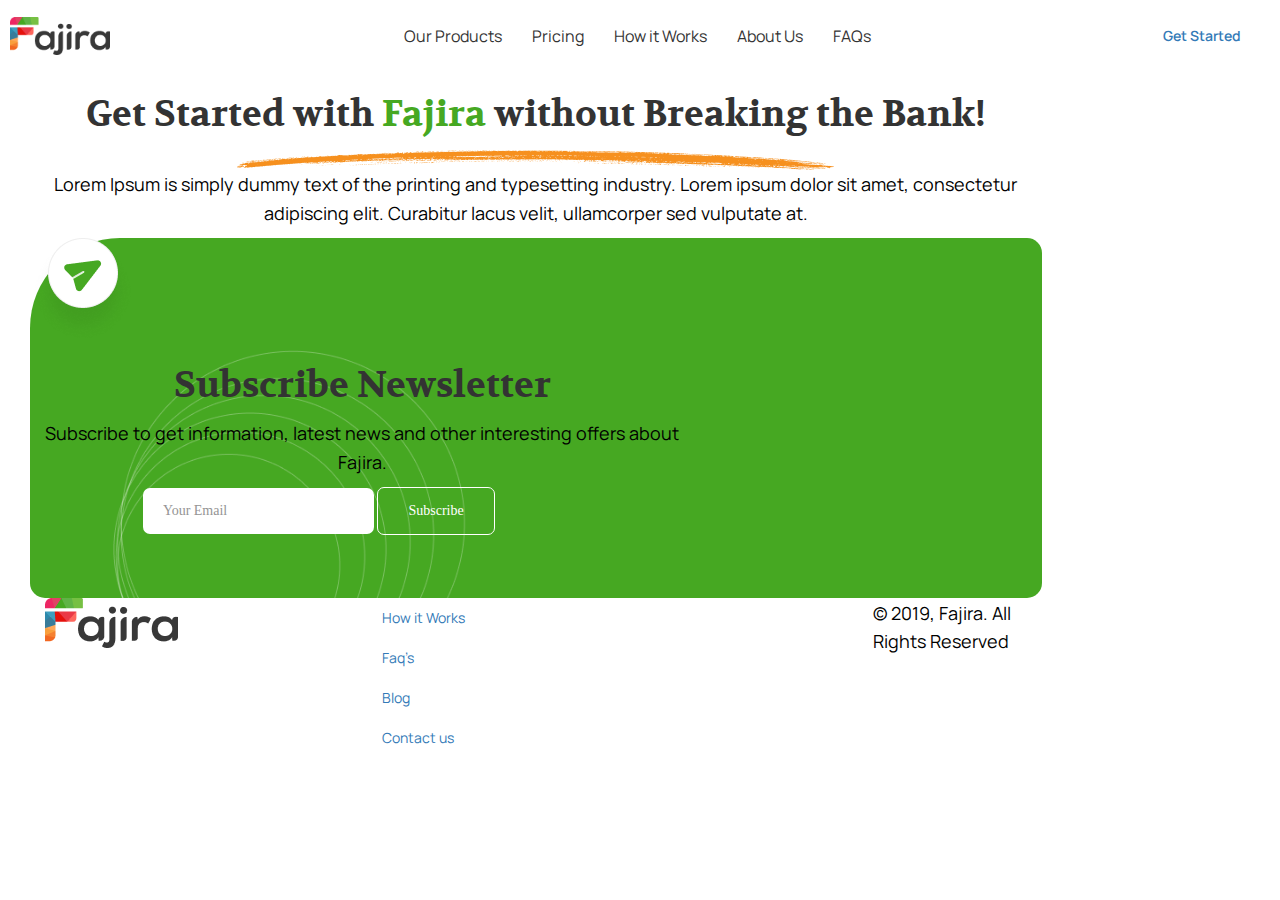
<file: pricing.html>
<!DOCTYPE html>
<html lang="en">

<head>
    <meta charset="UTF-8">
    <meta http-equiv="X-UA-Compatible" content="IE=edge">
    <meta name="viewport" content="width=device-width, initial-scale=1.0">
    <title>Fajira | Go Digital Grow Digital</title>
    <link rel="icon" type="image/x-icon" href="images/favicon.png">
    <!-----------------css Files---------------->
    <link rel="stylesheet" href="css/style.css">
    <!------------------------Bootstrap link----------------------------->
    <link href="https://cdn.jsdelivr.net/npm/bootstrap@5.0.2/dist/css/bootstrap.min.css" rel="stylesheet"
        integrity="sha384-EVSTQN3/azprG1Anm3QDgpJLIm9Nao0Yz1ztcQTwFspd3yD65VohhpuuCOmLASjC" crossorigin="anonymous">
    <link rel="stylesheet" href="css/navbar.css">
    <link rel="stylesheet" href="css/megamanu.css">
    <!------------------------font-awesome----------------------------->
    <link rel="stylesheet" href="https://cdnjs.cloudflare.com/ajax/libs/font-awesome/6.4.0/css/all.min.css"
        integrity="sha512-iecdLmaskl7CVkqkXNQ/ZH/XLlvWZOJyj7Yy7tcenmpD1ypASozpmT/E0iPtmFIB46ZmdtAc9eNBvH0H/ZpiBw=="
        crossorigin="anonymous" referrerpolicy="no-referrer" />
</head>

<body>
    <!----------------------Start Navbar Section-------------------------->
    <header>
        <div class="nav-section py-4">
            <div class="nav-container">
                <div class="nav-brand">
                    <a class="brand-logo" href="#">
                        <img src="images/logo.png" style="max-width:100px !important;" alt="Gofrugal logo"
                            class="gft-menu-logo">
                    </a>
                    <button class="menu">
                        <span class="hamburger"></span>
                    </button>
                </div>
                <div class="mega-menu">
                    <div class="menu-list">
                        <ul class="menu-nav">
                            <li class="nav-submenu" id="busnav1">
                                <div class="nav-business-name submenuevent busnav"><a href="">Our Products<i
                                            class="fa-solid fa-angle-down mx-2 admin-text lg"></i></a> <span
                                        class="bustoggleicon"></span>
                                </div>
                                <div class="deskview">
                                    <ul class="nav-business-menu row">
                                        <li class="nav-macro-menulist" id="dd_retail1">
                                            <div class="nav-macro-name macroevent"><a href="">Apparel &
                                                    Footwear</a></div>
                                            <ul class="nav-micro-menu" id="retail_search1">
                                                <li class="nav-micro-menulist active"><a href=""><span
                                                            class="afmacro"></span>Apparel &
                                                        Footwear</a></li>
                                                <li class="nav-micro-menulist"><a href=""><span
                                                            class="apparel"></span>Apparel &
                                                        Clothing</a></li>
                                                <li class="nav-micro-menulist"><a href=""><span
                                                            class="boutique"></span>Boutiques</a></li>
                                                <li class="nav-micro-menulist"><a href=""><span
                                                            class="fancy"></span>Fancy
                                                        costume</a></li>
                                                <li class="nav-micro-menulist"><a href=""><span
                                                            class="footwear"></span>Footwear</a></li>
                                                <li class="nav-micro-menulist"><a href=""><span
                                                            class="readymade"></span>Readymade
                                                        Garment</a></li>
                                                <li class="nav-micro-menulist"><a href=""><span
                                                            class="shoe"></span>Shoes</a></li>
                                                <li class="nav-micro-menulist"><a href=""><span
                                                            class="textile"></span>Textile</a></li>
                                            </ul>
                                        </li>
                                        <li class="nav-macro-menulist">
                                            <div class="nav-macro-name macroevent"><a href="">Hypermarket & Departmental
                                                    Stores</a></div>
                                            <ul class="nav-micro-menu" id="retail_search3">
                                                <li class="nav-micro-menulist"><a href=""><span
                                                            class="convenience"></span>Convenience
                                                        store</a></li>
                                                <li class="nav-micro-menulist"><a href=""><span
                                                            class="department"></span>Department
                                                        Stores</a></li>
                                                <li class="nav-micro-menulist active"><a href=""><span
                                                            class="hypermacro"></span>Hypermarket
                                                        & Departmental
                                                        Stores</a>
                                                </li>
                                                <li class="nav-micro-menulist"><a href=""><span
                                                            class="hypermarket"></span>Hypermarket</a>
                                                </li>
                                            </ul>
                                        </li>
                                        <li class="nav-macro-menulist">
                                            <div class="nav-macro-name macroevent"><a href="">Pharma &
                                                    Healthcare</a></div>
                                            <ul class="nav-micro-menu" id="retail_search5">
                                                <li class="nav-micro-menulist"><a href=""><span
                                                            class="ayurvedic"></span>Ayurvedic &
                                                        Wellness</a></li>
                                                <li class="nav-micro-menulist"><a href=""><span
                                                            class="chemist"></span>Chemists &
                                                        druggists</a></li>
                                                <li class="nav-micro-menulist"><a href=""><span
                                                            class="healthcare"></span>Health care</a>
                                                </li>
                                                <li class="nav-micro-menulist"><a href=""><span
                                                            class="medical"></span>Medical shop</a></li>
                                                <li class="nav-micro-menulist active"><a href=""><span
                                                            class="pharmacy"></span>Pharmacy</a>
                                                </li>
                                                <li class="nav-micro-menulist"><a href=""><span
                                                            class="surgical"></span>Surgical</a></li>
                                            </ul>
                                        </li>
                                        <li class="nav-macro-menulist">
                                            <div class="nav-macro-name macroevent"><a href="">Supermarket &
                                                    Groceries</a></div>
                                            <ul class="nav-micro-menu" id="retail_search6">
                                                <li class="nav-micro-menulist"><a href=""><span
                                                            class="fruits"></span>Fruits
                                                        & Vegetables</a></li>
                                                <li class="nav-micro-menulist"><a href=""><span
                                                            class="vegatables"></span>Groceries and
                                                        Vegetables</a></li>
                                                <li class="nav-micro-menulist"><a href=""><span
                                                            class="kirana"></span>Kirana</a></li>
                                                <li class="nav-micro-menulist"><a href=""><span
                                                            class="ricetrader"></span>Rice Traders</a>
                                                </li>
                                                <li class="nav-micro-menulist active"><a href=""><span
                                                            class="supermarket"></span>Supermarket</a></li>
                                            </ul>
                                        </li>
                                    </ul>
                                </div>
                            </li>
                        </ul>
                    </div>
                    <div class="menu-list">
                        <ul class="menu-nav">
                            <li class="nav-submenu">
                                <div class="nav-business-name"><a href="">Pricing</a> <span></span></div>
                            </li>
                        </ul>
                    </div>
                    <div class="menu-list">
                        <ul class="menu-nav">
                            <li class="nav-submenu">
                                <div class="nav-business-name"><a href="">How it Works</a> <span></span></div>
                            </li>
                        </ul>
                    </div>
                    <div class="menu-list">
                        <ul class="menu-nav">
                            <li class="nav-submenu">
                                <div class="nav-business-name"><a href="about-us.html">About Us</a> <span></span></div>
                            </li>
                        </ul>
                    </div>
                    <div class="menu-list">
                        <ul class="menu-nav">
                            <li class="nav-submenu">
                                <div class="nav-business-name"><a href="">FAQs</a> <span></span></div>
                            </li>
                        </ul>
                    </div>
                    <div class="sm pt-5">
                        <a href="#" class="btn admin-bg px-5 py-3">Get Started</a>
                    </div>
                </div>
                <div class="lg">
                    <a href="#" class="btn admin-bg">Get Started</a>
                </div>
            </div>
        </div>
    </header>
    <!----------------------End NAvbar Section  ------------------------>

    <!--------------------------- Apps Provided Section start---------------------------------->
    <section class="container-fluid py-5 d-flex justify-content-center">
        <div class="col-sm-12 col-md-12 col-lg-10 mx-auto py-5">
            <div class="row justify-content-between align-items-center">
                <div class="col-8 text-center pb-3">
                    <h1 class="display-2 position-relative pb-5"><span class="admin-text fw-bold">Get Started with <span
                                class="fw-bold green-text">Fajira</span>
                            without Breaking the Bank!</h1>
                    <span class="position-absolute" style="top: 175px; right: 268px;"><img
                            src="images/about-us/businesses-fajira/Layer_1.png" class="img-fluid"
                            alt="not-found"></span>
                    <p class="text-secondary">Lorem Ipsum is simply dummy text of the printing and typesetting industry.
                        Lorem ipsum dolor sit amet, consectetur
                        adipiscing elit. Curabitur lacus velit, ullamcorper sed vulputate at.</p>
                </div>
            </div>
        </div>
    </section>
    <!----------------------------- Apps Provided Section End---------------------------------->

    <!---------------------  Subscribe Newsletter-start ------------------->
    <section class="container-fluid py-5 d-flex justify-content-center">
        <div class="col-sm-12 col-md-12 col-lg-10 mx-auto py-5">
            <div class="bg-subscribe">
                <div class="position-relative">
                    <img src="images/subscribe/Group 427319232.png" class="img-fluid position-absolute"
                        style="top: -23px; bottom: 0; right:-45px;" alt="not-found">
                </div>
                <div class="row justify-content-center align-items-center row-suscribe">
                    <div class="col-sm-12 col-md-12 col-lg-8 text-center">
                        <h1 class="display-2 text-white">Subscribe Newsletter</h1>
                        <p class="text-white">Subscribe to get information, latest
                            news and other
                            interesting
                            offers
                            about Fajira.</p>
                    </div>
                    <div class="col-sm-12 col-md-12 col-lg-7 text-center">
                        <form action="">
                            <input type="email" class="input-sus" placeholder="Your Email">
                            <button class="Subscribe-btn" type="submit">Subscribe</button>
                        </form>
                    </div>
                    <div class="col-12 d-flex text-center justify-content-start px-4 align-items-center">
                        <i class="fa-regular fa-face-smile mx-2 text-white fa-2x"></i>
                        <i class="fa-regular fa-envelope-open mx-2 text-white fa-2x"></i>
                    </div>
                </div>
            </div>
        </div>
    </section>
    <!---------------------  Subscribe Newsletter-end -------------------->

    <!-----------------------------  Footer-end -------------------------->
    <section class="container-fluid py-5 d-flex justify-content-center">
        <div class="col-sm-12 col-md-12 col-lg-10 mx-auto py-5">
            <footer class="d-flex flex-wrap justify-content-between align-items-center py-5 my-4 border-top">
                <a href="/"
                    class="col-sm-12 col-md-12 col-lg-4 d-flex align-items-center justify-content-start mb-3 mb-md-0 me-md-auto link-dark text-decoration-none">
                    <img src="images/logo.png" class="img-fluid" alt="not-found">
                </a>
                <ul class="nav col-sm-12 col-md-12 col-lg-6 justify-content-lg-end">
                    <li class="nav-item"><a href="#" class="nav-link px-3 fs-4 text-dark">How it Works</a></li>
                    <li class="nav-item"><a href="#" class="nav-link px-3 fs-4 text-dark">Faq’s</a></li>
                    <li class="nav-item"><a href="#" class="nav-link px-3 fs-4 text-dark">Blog</a></li>
                    <li class="nav-item"><a href="contact-us.html" class="nav-link px-3 fs-4 text-dark">Contact us</a>
                    </li>
                </ul>
                <div class="col-sm-12 col-md-12 col-lg-2 text-lg-end">
                    <a href=""><i class="fa-brands fa-linkedin mx-3" style="color:rgba(70, 168, 34, 1);"></i></a>
                    <a href=""><i class="fa-brands fa-twitter mx-3" style="color:rgba(70, 168, 34, 1);"></i></a>
                    <a href=""><i class="fa-brands fa-facebook-f mx-3" style="color:rgba(70, 168, 34, 1);"></i></a>
                    <a href=""><i class="fa-brands fa-instagram mx-3" style="color:rgba(70, 168, 34, 1);"></i></a>
                </div>
            </footer>
            <div class="pt-5">
                <p>© 2019, Fajira. All Rights Reserved</p>
            </div>
        </div>
    </section>
    <!----------------------------  Footer-end --------------------------->

    <!--------------------Script Start---------------------------------->
    <script src="https://cdn.jsdelivr.net/npm/bootstrap@5.0.2/dist/js/bootstrap.bundle.min.js"
        integrity="sha384-MrcW6ZMFYlzcLA8Nl+NtUVF0sA7MsXsP1UyJoMp4YLEuNSfAP+JcXn/tWtIaxVXM"
        crossorigin="anonymous"></script>
    <script src="js/megamenu.js"></script>
    <script src="https://cdnjs.cloudflare.com/ajax/libs/jquery/3.3.1/jquery.min.js"></script>
    <script src="js/cutom.js"></script>
    <!--------------------Script End---------------------------------->
</body>

</html>
</file>
<file: css/style.css>
@font-face {
    font-family: "Volkhov-Bold";
    src: url(../css/fonts/Volkhov-Bold.ttf);
}

@font-face {
    font-family: "Manrope-Bold";
    src: url(../css/fonts/Manrope-Bold.ttf);
}

@font-face {
    font-family: "Manrope-Regular";
    src: url(../css/fonts/Manrope-Regular.ttf);
}

@font-face {
    font-family: "Manrope-SemiBold";
    src: url(../css/fonts/Manrope-SemiBold.ttf);
}

button a {
    font-family: "Manrope-SemiBold" !important;
}

.btn a {
    font-family: "Manrope-SemiBold" !important;
}

.green-bg {
    background-color: rgba(70, 168, 34, 1) !important;
    color: white !important;
}

input:focus {
    outline: none !important;
}

.form-control {
    box-shadow: none !important;
}

.tab-button {
    border: 0;
    background-color: transparent !important;
    box-shadow: 0px 4px 9px rgba(0, 0, 0, 0.12);
}

.tab-button.active {
    border: 1px solid rgba(70, 168, 34, 1);
    background-color: transparent !important;
    box-shadow: 0px 4px 9px rgba(0, 0, 0, 0.12);
}


.content {
    display: none;
}

.content.active {
    display: block;
}

.green-text {
    color: rgba(70, 168, 34, 1);
}

.green-radial {
    background: radial-gradient(circle, rgba(70, 168, 34, 0.089) 0%, rgba(255, 255, 255, 0.377) 80%);
}

.bg-hero {
    background-image: url(../images/bg/hero-bg.png);
    background-position: left;
    background-size: 60% 100%;
    background-repeat: no-repeat;
}

a {
    text-decoration: none !important;

}

p {
    font-family: "Manrope-Regular";
    font-size: 18px !important;
    color: black !important;
    line-height: 160% !important;
}

h1 {
    font-family: "Volkhov-Bold";
    line-height: 130% !important;
}

h2 {
    font-family: "Manrope-Regular";
    line-height: 150% !important;

}


h3 {
    font-family: "Manrope-Bold";
    line-height: 44px !important;
}

h4 {
    font-family: "Manrope-Bold";
    line-height: 25px !important;
}

h5 {
    font-family: "Manrope-SemiBold";
    line-height: 44px !important;
}

h6 {
    font-family: "Manrope-Bold";
    line-height: 44px !important;
}

.owl-carousel.owl-drag .owl-item:hover {
    transform: scale(1.2);
    transform-origin: 50% 50%;
    transition: 0.4s;
}

/*-----------------Strat Hero Section---------------------*/

.row-h {
    height: auto;
}

/*-----------------End Hero Section---------------------*/

/*----------------------Businesses growing Section Start-------------------------*/
.slider-color {
    background-color: #F8F8F8;
}

.home-demo {
    display: flex;
    align-items: center;
}

.home-demo .item {
    height: 100px;
    width: 100%;
    display: table-cell;
    float: none;
    vertical-align: middle;

}

.home-demo img {
    text-align: center;
    padding: 1rem 0;
    margin: 0;

}

/*----------------------Businesses growing Section End-------------------------*/
/*---------------------what is fajira section start---------------------------*/
.waht-fajira-icon {
    height: 70px;
    width: 70px;
}

.bg-whatfajira {
    background-image: url(../images/bg/what-fajira.png);
    background-position: center;
    background-size: cover;
    background-repeat: no-repeat;
    height: auto;
}

/*---------------------what is fajira section End---------------------------*/
/*---------------------Our Unrivalled Features Section Start ---------------*/
.unrivalled-features-card {
    background: #FFFFFF;
    box-shadow: 10px 10px 30px rgba(0, 0, 0, 0.09);
    border-radius: 8px;
    padding: 20px;
    display: table-cell;
}

.col-4-feacture {
    width: 33% !important;
}

.bg-Features {
    background-image: url(../images/bg/bg-Features.png);
    background-position: bottom;
    background-size: cover;
    background-repeat: no-repeat;
    height: auto;
}

/*---------------------Our Unrivalled Features Section end ---------------*/
/*--------------------- back fajira Section Start ---------------*/
.card-1 {
    position: relative;
    background-color: white;
    box-shadow: 0px 4px 23px rgba(0, 0, 0, 0.08);
    border-radius: 4px;
    border: none !important;
    padding: 10px 0px 10px 30px;
    margin-bottom: 40px;
}

.bg-fajira-back {
    background-image: url(../images/bg/fajiraback.png);
    background-position: bottom;
    background-size: cover;
    background-repeat: no-repeat;
    height: auto;
}

.card-1::after {
    content: "";
    position: absolute;
    border: 1px solid rgba(225, 145, 57, 1);
    border-radius: 4px;
}

.card-1::after {
    bottom: -1rem;
    left: -1rem;
    right: 1rem;
    top: 1rem;
    z-index: -1;

}

.card-2 {
    position: relative;
    background-color: white;
    box-shadow: 0px 4px 23px rgba(0, 0, 0, 0.08);
    border-radius: 4px;
    border: none !important;
    padding: 10px 0px 10px 30px;
    margin-bottom: 40px;
}

.card-2::after {
    content: "";
    position: absolute;
    border: 1px solid rgba(118, 192, 67, 1);
    border-radius: 4px;
}

.card-2::after {
    bottom: -1rem;
    left: -1rem;
    right: 1rem;
    top: 1rem;
    z-index: -1;

}


.card-3 {
    position: relative;
    background-color: white;
    box-shadow: 0px 4px 23px rgba(0, 0, 0, 0.08);
    border-radius: 4px;
    border: none !important;
    padding: 10px 0px 10px 30px;
    margin-bottom: 40px;
}

.card-3::after {
    content: "";
    position: absolute;
    border: 1px solid rgba(252, 103, 92, 1);
    border-radius: 4px;
}

.card-3::after {
    bottom: -1rem;
    left: -1rem;
    right: 1rem;
    top: 1rem;
    z-index: -1;

}

/*--------------------- back fajira Section end --------------------*/

/*--------------------- Integrations-Section-start -----------------*/
.bg-Integrations {
    background-image: url(../images/bg/Integrations.png);
    background-position: bottom;
    background-size: cover;
    background-repeat: no-repeat;
    height: auto;
}

/*---------------------- Integrations-Section-end ------------------*/

/*---------------------fajira product Section  start ---------------*/
/* .tabs-lg-img {
    width: 200px !important;
    height: 210px !important;
} */

.bg-product {
    background-image: url(../images/bg/bg-product.png);
    background-position: center;
    background-size: cover;
    background-repeat: no-repeat;
    height: auto;
}


.binof-btn-demo {
    border: 1px solid rgba(30, 120, 255, 1);
    background-color: transparent;
    padding: 20px 45px;
    border-radius: 10px;
}

.binof-btn-learn {
    padding: 20px 45px;
    border-radius: 10px;
    background-color: rgba(30, 120, 255, 1);
    border: 1px solid rgba(30, 120, 255, 1);
}

.pos-btn-demo {
    border: 1px solid rgba(239, 71, 93, 1);
    background-color: transparent;
    padding: 20px 45px;
    border-radius: 10px;
}

.para {
    color: rgba(186, 186, 186, 1) !important;
}

.pos-btn-learn {
    padding: 20px 45px;
    border-radius: 10px;
    background-color: rgba(239, 71, 93, 1);
    border: 1px solid rgba(239, 71, 93, 1);
}

.fajira-btn-demo {
    border: 1px solid rgba(118, 192, 67, 1);
    background-color: transparent;
    padding: 20px 45px;
    border-radius: 10px;
}

.fajira-btn-learn {
    padding: 20px 45px;
    border-radius: 10px;
    background-color: rgba(118, 192, 67, 1);
    border: 1px solid rgba(118, 192, 67, 1);
}

.para-align {
    padding-inline: 18%;
}

.beas-btn-demo {
    border: 1px solid rgba(255, 99, 67, 1);
    background-color: transparent;
    padding: 20px 45px;
    border-radius: 10px;
}

.beas-btn-learn {
    padding: 20px 45px;
    border-radius: 10px;
    background-color: rgba(255, 99, 67, 1);
    border: 1px solid rgba(255, 99, 67, 1);
}

.s-img-tabs {
    width: 100px !important;
    height: 90px !important;
}

.btn {
    border-radius: 10px !important;
    padding: 14px 38px !important;
    font-size: 14px !important;
    font-family: "Manrope-SemiBold" !important;
}


/*---------------------fajira product Section end ---------------*/

/*---------------Subscribe Newsletter Section start -------------*/
.bg-subscribe {
    background-image: url(../images/subscribe/subscribe.png);
    background-color: rgba(70, 168, 34, 1);
    height: 40vh;
    background-size: cover;
    background-repeat: no-repeat;
    border-radius: 90px 15px 15px 15px;
}

.row-suscribe {
    height: 40vh;
}

.Subscribe-btn {
    background-color: transparent;
    border-radius: 7px;
    border: 1px solid white;
    color: white;
    padding: 13px 30px;
}

.input-sus {
    padding: 13px 20px;
    border-radius: 7px;
    border: none;
    width: 40%;
}

::placeholder {
    color: rgba(148, 148, 148, 1) !important;
}

.gray-bg {
    background-color: rgba(248, 248, 248, 1);
}

/*--------------Subscribe Newsletter Section end ----------------*/


/*----------------Cross-Platform Potentia-start -------------------*/
.bg-Unleash {
    background-image: url(../images/bg/bg-Unleash.png);
    background-position: center;
    background-size: cover;
    background-repeat: no-repeat;
    height: auto;
}

/*----------------Cross-Platform Potentia-end -------------------*/

/*--------------------fajira-Businesses-start -------------------*/
.bg-fajira-Businesses {
    background-image: url(../images/bg/bg-Businesses.png);
    background-position: bottom;
    background-size: cover;
    background-repeat: no-repeat;
    height: auto;
}

/*--------------------fajira-Businesses-end ---------------------*/


/* --------------------toltip-start --------------------- */
[data-tooltip] {
    position: relative;
    z-index: 2;
    cursor: pointer;
}

[data-tooltip]:before,
[data-tooltip]:after {
    visibility: hidden;
    opacity: 0;
    pointer-events: none;
}

[data-tooltip]:before {
    position: absolute;
    bottom: 80%;
    left: 50%;
    margin-bottom: 5px;
    margin-left: -80px;
    padding: 20px;
    width: 120px;
    -webkit-border-radius: 20px;
    -moz-border-radius: 20px;
    background-color: rgba(70, 168, 34, 0.699);
    color: #fff;
    content: attr(data-tooltip);
    text-align: center;
    font-size: 18px;
    line-height: 1.2;
    font-weight: bolder;
    border-radius: 20px;
}

[data-tooltip]:after {
    position: absolute;
    bottom: 79%;
    left: 45%;
    margin-left: -5px;
    width: 0;
    border-top: 5px solid rgba(70, 168, 34, 0.705);
    border-right: 5px solid transparent;
    border-left: 5px solid transparent;
    content: " ";
    font-size: 0;
    line-height: 0;
}

[data-tooltip]:hover:before,
[data-tooltip]:hover:after {
    visibility: visible;
    -ms-filter: "progid:DXImageTransform.Microsoft.Alpha(Opacity=100)";
    filter: progid: DXImageTransform.Microsoft.Alpha(Opacity=100);
    opacity: 1;
}

/* --------------------toltip-end --------------------- */

/* --------------------All of Your Needs-start --------------------- */
.card-solution {
    box-shadow: 6px 6px 30px rgba(0, 0, 0, 0.05);
}

.apps-icons {
    width: 100px;
    height: 100px;
}

/* --------------------All of Your Needs-end --------------------- */

/* --------------------Our Support Team -end --------------------- */
.card-team {
    background: #FFFFFF;
    border: 1px solid #EEEEEE;
    box-shadow: 6px 6px 30px rgba(0, 0, 0, 0.05);
    border-radius: 8px;
    padding: 25px 0px;
}

/* --------------------Our Support Team-end --------------------- */

ul li:hover {
    background-color: #ddd;
    border-top-color: blue;
    color: blue;
}

.b-tab {
    display: none;
}

.b-tab.active {
    display: block;
}

.b-nav-tab {
    display: inline-block;
    box-shadow: 0px 4px 9px rgba(0, 0, 0, 0.07);
}

.b-nav-tab.active {
    border: 1px solid #46A822;
    box-shadow: 0px 4px 9px rgba(0, 0, 0, 0.07);
    border-radius: 8px;
}


.graay-bg {
    background: #F8F8F8;
}

/* faqs-page */
.accordion-item {
    border-left: none !important;
    border-right: none !important;
    border-top: none !important;
    border-bottom: 1px solid rgba(0, 0, 0, .125) !important;
}

.accordion-button:focus {
    box-shadow: none !important;
}

.accordion-button:not(.collapsed) {
    color: black !important;
    background-color: transparent !important;
    box-shadow: none !important;
}

.accordion-button {
    font-size: 18px !important;
}

/* faqs-page */

@media only screen and (min-width: 1024px) {
    .sm {
        display: none !important;
    }
}

@media only screen and (min-width: 768px) and (max-width: 1023px) {}

@media only screen and (min-width: 960px) and (max-width: 1023px) {}

@media only screen and (min-width: 768px) and (max-width: 959px) {
    .lg {
        display: none !important;
    }

    .mega-menu {
        top: 75px !important;
    }

    .col-4-feacture {
        width: 80% !important;
        margin: 20px 0px;
    }

    .para-align {
        padding-inline: 0%;
    }
}

@media only screen and (min-width: 540px) and (max-width: 720px) {
    .lg {
        display: none !important;
    }

    .mega-menu {
        top: 75px !important;
    }

    .col-4-feacture {
        width: 80% !important;
        margin: 20px 0px;
    }

    .para-align {
        padding-inline: 0%;
    }
}

@media only screen and (min-width: 480px) and (max-width: 767px) {
    .lg {
        display: none !important;
    }

    .mega-menu {
        top: 75px !important;
    }

    .col-4-feacture {
        width: 100% !important;
        margin: 20px 0px;
    }

    .card-1 {
        padding: 10px 0px 10px 10px !important;
    }

    .card-2 {
        padding: 10px 0px 10px 10px !important;
    }

    .card-3 {
        padding: 10px 0px 10px 10px !important;
    }

    .fajira-btn-demo {
        padding: 20px !important;
    }

    .fajira-btn-learn {
        padding: 20px !important;
    }

    .beas-btn-demo {
        padding: 20px !important;
    }

    .beas-btn-learn {
        padding: 20px !important;
    }

    .binof-btn-demo {
        padding: 20px !important;
    }

    .binof-btn-learn {
        padding: 20px !important;
    }

    .pos-btn-demo {
        padding: 20px !important;
    }

    .pos-btn-learn {
        padding: 20px !important;
    }

    .s-img-tabs {
        background: #FFFFFF;
        border: 2px solid #EEEEEE;
        box-shadow: 2px 8.49px 17.493px rgba(0, 0, 0, 0.08);
        border-radius: 12.495px;
        padding: 12px;
        width: 80px !important;
        height: 80px !important;
    }

    .para-align {
        padding-inline: 0%;
    }
}

@media only screen and (min-width: 320px) and (max-width: 479px) {
    .lg {
        display: none !important;
    }

    .mega-menu {
        top: 75px !important;
    }

    .col-4-feacture {
        width: 100% !important;
        margin: 20px 0px;
    }

    .card-1 {
        padding: 10px 0px 10px 10px !important;
    }

    .card-2 {
        padding: 10px 0px 10px 10px !important;
    }

    .card-3 {
        padding: 10px 0px 10px 10px !important;
    }

    .fajira-btn-demo {
        padding: 20px !important;
    }

    .fajira-btn-learn {
        padding: 20px !important;
    }

    .beas-btn-demo {
        padding: 20px !important;
    }

    .beas-btn-learn {
        padding: 20px !important;
    }

    .binof-btn-demo {
        padding: 20px !important;
    }

    .binof-btn-learn {
        padding: 20px !important;
    }

    .pos-btn-demo {
        padding: 20px !important;
    }

    .pos-btn-learn {
        padding: 20px !important;
    }

    .s-img-tabs {
        background: #FFFFFF;
        border: 2px solid #EEEEEE;
        box-shadow: 2px 8.49px 17.493px rgba(0, 0, 0, 0.08);
        border-radius: 12.495px;
        padding: 12px;
        width: 80px !important;
        height: 80px !important;
    }

    .para-align {
        padding-inline: 0%;
    }
}
</file>
<file: css/navbar.css>
@charset "utf-8";

/* CSS Document */
a {
	font-family: "Manrope-Regular" !important;
}

@font-face {
	font-family: "Manrope-Regular";
	src: url(../css/fonts/Manrope-Regular.ttf);
}

body.menuopen {
	overflow: hidden;
	font-family: "Manrope-Regular" !important;
}

body.menuopen .anouncement-bar {
	display: none;
	font-family: "Manrope-Regular" !important;
}

a:hover,
a:active,
a:focus {
	text-decoration: none;
	outline: none;
	font-family: "Manrope-Regular" !important;
}

.gft-primary-cta:focus {
	color: #fff;
}

.gft-secondary-cta:focus {
	color: #f0493f;
}

.g-bg-primary:focus {
	color: #fff;
}

ul,
li {
	padding: 0;
	margin: 0;
	list-style: none;
}

#secondary-logo {
	opacity: 0;
}

.anouncement-bar {
	display: none;
}

.gft_web_container {
	max-width: 1200px;
	margin: 0 auto;
	padding: 0 15px;
}

.gft-banner-primary-cta {
	border: 1px solid #f0493f;
	background: #f0493f;
	color: #fff;
	padding: 7px 30px;
	border-radius: 30px;
	font-size: 16px;
	font-weight: 500;
	display: inline-block;
}

.gft-banner-primary-cta:hover {
	background: #c9180f !important;
	border: 1px solid #c9180f;
	color: #fff;
}

.gft-primary-cta {
	border: 1px solid #f0493f;
	background: #f0493f;
	color: #fff;
	padding: 7px 30px;
	border-radius: 30px;
	font-size: 16px;
	font-weight: 600;
	display: inline-block;
}

.gft-primary-cta:hover {
	color: #fff;
	background-color: #e9271d;
}

.gft-secondary-cta {
	font-size: 18px;
	font-weight: 600;
	color: #f0493f;
	display: inline-block;
	position: relative;
}

.gft-secondary-cta:hover {
	color: #f0493f !important;
}

.gft-secondary-cta:after {
	content: '';
	background-image: url(../images/global/nav-menu.png);
	background-repeat: no-repeat;
	width: 35px;
	height: 21px;
	position: relative;
	display: inline-block;
	background-position: -593px -689px;
	top: 4px;
	left: 7px;
	transition: 0.4s;
}

.gft-secondary-cta:hover::after {
	left: 15px;
}

.solu_mobile_knowmore:hover::after {
	left: 15px;
	transition: 0.4s ease-in-out;
}

.solu_mob_callback {
	display: inline-block;
	padding: 10px 5px 10px 0;
}

.solu_mob_page {
	display: inline-block;
	padding: 10px 15px 20px;
}

.solu_mobile_knowmore::after {
	content: '';
	background-image: url(../images/global/top-menu-sprite.png);
	background-repeat: no-repeat;
	width: 35px;
	height: 21px;
	position: relative;
	display: inline-block;
	background-position: -326px -90px;
	top: 5px;
	left: 6px;
	transition: 400ms;
}

.white_css_arror {
	font-weight: 600;
	color: #fff;
}

.white_css_arror:hover,
.white_css_arror:focus,
.white_css_arror:active {
	color: #fff;
}

.white_css_arror:after {
	background-image: url(https://cdn-web.gofrugal.com/images/home-images/home-sprite.webp);
	background-position: -368px -101px;
}

.mobile-app-banner .btn_second_vertical {
	line-height: 22px;
}

.mobile-app-banner .gft-secondary-cta:after {
	width: 16px;
	height: 18px;
	top: 2px;
}

.nav-section {
	transition: transform .3s ease;
	background: #fff;
	z-index: 999999;
	position: relative;
	width: 100%;
	overflow-x: clip;
}

.nav-section.header-hide {
	position: fixed;
	transform: translateY(-120%);
	height: 0;
	overflow: overlay;
}

.nav-section.open {
	height: auto;
	overflow: visible;
	transform: translateY(0);
}

/* .nav-section.scroll-fixed {
	transform: translateY(0);
	height: auto;
	width: 100%;
	top: 0;
	box-shadow: 0 1px 4px rgb(0 0 0 / 30%);
	overflow: visible;
} */

.nav-container {
	max-width: 1290px;
	margin: 0 auto;
}

.nav-brand {
	display: flex;
	justify-content: space-between;
	padding: 10px;
}

.brand-logo {
	display: inline-block;
}

.brand-logo img {
	width: 145px;
	height: auto;
}

.fixed-show img {
	width: 135px;
}

.hamburger {
	background: #3d5164;
	width: 24px;
	height: 2px;
	line-height: 0;
	display: block;
}

.hamburger:after {
	content: '';
	background: #3d5164;
	width: 24px;
	height: 2px;
	line-height: 0;
	-webkit-transition: all 150ms;
	transition: all 150ms;
	-webkit-transform: translateY(5px);
	-ms-transform: translateY(5px);
	transform: translateY(5px);
	display: block;
}

.hamburger:before {
	content: '';
	background: #3d5164;
	width: 24px;
	height: 2px;
	line-height: 0;
	-webkit-transition: all 150ms;
	transition: all 150ms;
	-webkit-transform: translateY(-8px);
	-ms-transform: translateY(-8px);
	transform: translateY(-8px);
	display: block;
}

.nav-section.open .hamburger {
	background: transparent;
}

.nav-section.open .hamburger:after {
	transition: .2s cubic-bezier(0.4, 0, 0.2, 1);
	-webkit-transform: rotate(-45deg) translate(2px, -2px);
	-ms-transform: rotate(-45deg) translate(2px, -2px);
	transform: rotate(-45deg) translate(2px, -2px);
}

.nav-section.open .hamburger:before {
	transition: .2s cubic-bezier(0.4, 0, 0.2, 1);
	-webkit-transform: rotate(45deg);
	-ms-transform: rotate(45deg);
	transform: rotate(45deg);
}

.nav-section .menu {
	background: transparent;
	border: transparent;
	outline: none;
}

.mega-menu {
	display: none;
	position: absolute;
	width: 100%;
	height: 0;
	padding: 0;
	background: transparent;
	opacity: 0;
	transition: .4s ease-out;
	overflow: scroll;
	left: 0;
	padding-bottom: 60px;
	top: 54px;
}

.menu-nav {
	margin-bottom: 0;
	padding: 0;
	list-style: none;
}


body:after {
	background-color: rgba(0, 0, 0, 0.7);
	position: fixed;
	opacity: 0;
	visibility: hidden;
	pointer-events: none;
	z-index: 99;
	inset: 0px;
	top: 0;
	left: 0;
	transform: translateY(-100%);
	transition: all 0.2s ease-out 0.1s;
}

#busnav5.nav-submenu.active .nav-business-name a,
#busnav6.nav-submenu.active .nav-business-name a {
	color: #333;
}

.deskview {
	opacity: 0;
	visibility: hidden;
	transform: translateY(10px);
	-webkit-transform: translateY(-10px);
	-moz-transform: translateY(-10px);
	-ms-transform: translateY(-10px);
	-o-transform: translateY(-10px);
}

.nav-submenu.active .deskview {
	opacity: 1;
	visibility: visible;
}

.nav-business-menu {
	transition: .5s ease;
	padding: 0;
	list-style: none;
	margin: 0 auto !important;
	display: none;
	overflow: hidden;
}

.nav-business-name {
	padding: 15px 10px;
	font-size: 16px;
	font-weight: 500;
	position: relative;
	color: #333;
	cursor: pointer;
	line-height: 1.4;
}

.nav-submenu.active .nav-business-name {
	padding: 15px 10px;
}

.bustoggleicon {
	position: absolute;
	top: 10px;
	right: 12px;
	display: block;
	padding: 8px 10px 8px;
	border-radius: 50%;
	line-height: 20px;
}

.bustoggleicon:after {
	content: '';
	display: block;
	border-left: 2px solid #333;
	border-bottom: 2px solid #333;
	width: 7px;
	height: 7px;
	transform: rotate(-45deg);
	transition: transform .3s ease-in-out;
}

.nav-macro-name {
	padding: 10px 10px;
	font-size: 16px;
	font-weight: 500;
	position: relative;
	cursor: pointer;
	margin: 10px auto;
}

.nav-macro-name a {
	color: #fff;
	pointer-events: none;
	font-family: "Manrope-Regular" !important;
}

.nav-macro-name.active a {
	color: #333;
	font-weight: 500;
}

.nav-macro-menulist {
	padding: 0 10px;
}

.nav-micro-menu {
	display: none;
	transition: .5s ease;
	padding: 0 0 20px;
	list-style: none;
}

.nav-micro-menulist {
	display: inline-block;
	padding: 0 10px 0 10px;
	width: 100%;
	margin: 7px 0;
	align-items: center;
	vertical-align: middle;
}

.nav-micro-menulist a {
	display: flex;
	min-height: 45px;
	vertical-align: middle;
	align-items: center;
	color: #333;
	font-weight: 500;
	font-size: 14px;
	position: relative;
	text-transform: capitalize;
}

.nav-micro-menulist a:hover {
	text-decoration: none;
	color: #333;
	background: #f6f6f9;
	border-radius: 6px;
}

.nav-menuright-item {
	padding: 0;
	list-style: none;
	margin-bottom: 0;
}

.nav-section.open .mega-menu {
	width: 100%;
	opacity: 1;
	background: #fff;
	z-index: 99999;
	height: 100%;
	display: block;
	min-height: 100vh;
}



.nav-submenu.active {
	background: rgba(70, 168, 34, 1);
}

#busnav5.nav-submenu.active,
#busnav6.nav-submenu.active {
	background: #eff4ff;
}

.nav-submenu.active .nav-business-menu {
	display: block;
}

.nav-submenu.active .nav-business-menu .nav-macro-menulist.active {
	background: white;
}

.nav-submenu.active .nav-business-name .bustoggleicon {
	padding: 12px 10px 8px;
	top: 10px;
}

.nav-submenu.active .nav-business-name .bustoggleicon:after {
	transform: rotate(135deg);
	border-left: 2px solid #ddd;
	border-bottom: 2px solid #ddd;
}

.nav-business-name a {
	color: #333;
}

.nav-business-name a:hover,
.nav-business-name a:active,
.nav-business-name a:focus {
	text-decoration: none;
}

.nav-submenu.active .nav-business-name a {
	color: #fff;
}

.nav-business-name:after {
	content: '';
	background: transparent;
	position: absolute;
	bottom: -14px;
	width: calc(100% - 20px);
	height: 3px;
	left: 8px;
	display: none;
}

.nav-submenu.active .nav-business-name:after {
	background: #2da0e4;
}

.nav-business-name .nav-downcta {
	color: #fff !important;
	background: #f0493f;
	border-radius: 20px;
	padding: 10px 20px;
	white-space: nowrap;
}

.nav-macro-name.active {
	border-radius: 4px;
}

.nav-submenu.active .navmobilesect .nav-macro-name {
	color: #fff;
}

.nav-submenu.active .navmobilesect .nav-macro-name.active {
	color: #333;
}

.nav-macro-menulist.active .nav-micro-menu {
	display: flex;
	flex-wrap: wrap;
	border-radius: 0 0 10px 10px;
}

.nav-micro-menulist a span {
	background: url(../images/global/nav-menu.png) no-repeat;
	display: inline-block;
	position: relative;
	top: 0;
	left: 5px;
	width: 36px;
	height: 36px;
	transform: scale(0.9);
	background-position: -389px -16px;
	margin-right: 15px;
}

.navmoblist .nav-micro-menulist a span {
	width: 48px;
	height: 45px;
}

.nav-micro-menulist .afmacro {
	background-position: -117px -56px;
}

.nav-micro-menulist .electmacro {
	background-position: -440px -15px;
	width: 38px;
}

.nav-micro-menulist .hypermacro {
	background-position: -375px -60px;
}

.nav-micro-menulist .lifemacro {
	background-position: -379px -214px;
}

.nav-micro-menulist .specialmacroicon {
	background-position: -566px -154px;
}

.nav-micro-menulist .bakerymacro {
	background-position: -339px -279px;
}

.nav-micro-menulist .delivtake {
	background-position: -288px -338px;
}

.nav-micro-menulist .quickmacro {
	background-position: -283px -390px;
}

.nav-micro-menulist .multichain {
	background-position: -448px -393px;
}

.nav-micro-menulist .de_booksmacro {
	background-position: -417px -475px;
}

.nav-micro-menulist .apparel {
	background-position: -13px -8px;
}

.nav-micro-menulist .boutique {
	background-position: -58px -7px;
}

.nav-micro-menulist .fancy {
	background-position: -117px -9px;
}

.nav-micro-menulist .footwear {
	background-position: -180px -9px;
}

.nav-micro-menulist .readymade {
	background-position: -231px -8px;
}

.nav-micro-menulist .shoe {
	background-position: -288px -10px;
}

.nav-micro-menulist .textile {
	background-position: -167px -58px;
}

.nav-micro-menulist .camera {
	background-position: -338px -10px;
}

.nav-micro-menulist .computer {
	background-position: -14px -58px;
}

.nav-micro-menulist .electrical {
	background-position: -584px -10px;
}

.nav-micro-menulist .electronics {
	background-position: -539px -13px;
}

.nav-micro-menulist .appliance {
	background-position: -390px -11px;
}

.nav-micro-menulist .mobile {
	background-position: -493px -13px;
}

.nav-micro-menulist .video {
	background-position: -64px -59px;
}

.nav-micro-menulist .convenience {
	background-position: -220px -57px;
}

.nav-micro-menulist .department {
	background-position: -276px -58px;
}

.nav-micro-menulist .hypermarket {
	background-position: -325px -56px;
}

.nav-micro-menulist .beauty {
	background-position: -527px -59px;
}

.nav-micro-menulist .costume {
	background-position: -577px -55px;
}

.nav-micro-menulist .book {
	background-position: -426px -59px;
}

.nav-micro-menulist .publicing {
	background-position: -476px -59px;
}

.nav-micro-menulist .fashion {
	background-position: -11px -107px;
}

.nav-micro-menulist .fancystore {
	background-position: -317px -105px;
}

.nav-micro-menulist .florists {
	background-position: -63px -104px;
}

.nav-micro-menulist .glass {
	background-position: -117px -104px;
}

.nav-micro-menulist .decor {
	background-position: -262px -109px;
}

.nav-micro-menulist .luggage {
	background-position: -213px -107px;
}

.nav-micro-menulist .music {
	background-position: -168px -107px;
}

.nav-micro-menulist .opticals {
	background-position: -575px -104px;
}

.nav-micro-menulist .photo {
	background-position: -523px -106px;
}

.nav-micro-menulist .stationary {
	background-position: -466px -107px;
}

.nav-micro-menulist .toysbaby {
	background-position: -415px -108px;
}

.nav-micro-menulist .watches {
	background-position: -368px -108px;
}

.nav-micro-menulist .ayurvedic {
	background-position: -269px -155px;
}

.nav-micro-menulist .chemist {
	background-position: -216px -159px;
}

.nav-micro-menulist .healthcare {
	background-position: -163px -161px;
}

.nav-micro-menulist .medical {
	background-position: -9px -157px;
}

.nav-micro-menulist .pharmacy {
	background-position: -114px -158px;
}

.nav-micro-menulist .surgical {
	background-position: -66px -158px;
}

.nav-micro-menulist .fruits {
	background-position: -465px -156px;
}

.nav-micro-menulist .vegatables {
	background-position: -320px -156px;
}

.nav-micro-menulist .kirana {
	background-position: -369px -156px;
}

.nav-micro-menulist .ricetrader {
	background-position: -514px -158px;
}

.nav-micro-menulist .supermarket {
	background-position: -416px -158px;
}

.nav-micro-menulist .autoparts {
	background-position: -105px -210px;
}

.nav-micro-menulist .agro {
	background-position: -54px -211px;
}

.nav-micro-menulist .gift {
	background-position: -9px -211px;
}

.nav-micro-menulist .ahardware {
	background-position: -263px -214px;
}

.nav-micro-menulist .sports {
	background-position: -204px -214px;
}

.nav-micro-menulist .tyre {
	background-position: -154px -212px;
}

.nav-micro-menulist .vessalshop {
	background-position: -325px -212px;
}

.nav-micro-menulist .cake {
	background-position: -395px -277px;
}

.nav-micro-menulist .snacks {
	background-position: -446px -275px;
}

.nav-micro-menulist .sweet {
	background-position: -499px -277px;
}

.nav-micro-menulist .loungebar {
	background-position: -12px -341px;
}

.nav-micro-menulist .pubs {
	background-position: -554px -275px;
}

.nav-micro-menulist .restobar {
	background-position: -67px -343px;
}

.nav-micro-menulist .catering {
	background-position: -237px -339px;
}

.nav-micro-menulist .cloudkitchen {
	background-position: -185px -339px;
}

.nav-micro-menulist .foodtruck {
	background-position: -124px -343px;
}

.nav-micro-menulist .bisto {
	background-position: -129px -394px;
}

.nav-micro-menulist .burger {
	background-position: -69px -399px;
}

.nav-micro-menulist .cafe {
	background-position: -12px -396px;
}

.nav-micro-menulist .canteen {
	background-position: -549px -335px;
}

.nav-micro-menulist .chaat {
	background-position: -494px -338px;
}

.nav-micro-menulist .desserts {
	background-position: -442px -339px;
}

.nav-micro-menulist .foobcourt {
	background-position: -390px -340px;
}

.nav-micro-menulist .icecream {
	background-position: -338px -340px;
}

.nav-micro-menulist .juice {
	background-position: -185px -391px;
}

.nav-micro-menulist .pizza {
	background-position: -233px -394px;
}

.nav-micro-menulist .teahouse {
	background-position: -336px -395px;
}

.nav-micro-menulist .bbq {
	background-position: -56px -277px;
}

.nav-micro-menulist .biryani {
	background-position: -223px -277px;
}

.nav-micro-menulist .Buffet {
	background-position: -280px -281px;
}

.nav-micro-menulist .drive_in {
	background-position: -115px -279px;
}

.nav-micro-menulist .selfservice {
	background-position: -169px -280px;
}

.nav-micro-menulist .restaurant {
	background-position: -8px -275px;
}

.nav-micro-menulist .central {
	background-position: -394px -391px;
}

.nav-micro-menulist .francise {
	background-position: -508px -396px;
}

.nav-micro-menulist .de_pharma {
	background-position: -11px -473px;
}

.nav-micro-menulist .fmcg {
	background-position: -210px -472px;
}

.nav-micro-menulist .de_ice {
	background-position: -62px -473px;
}

.nav-micro-menulist .drinkingwater {
	background-position: -108px -471px;
}

.nav-micro-menulist .pickle {
	background-position: -156px -472px;
}

.nav-micro-menulist .oil {
	background-position: -319px -476px;
}

.nav-micro-menulist .lubricants {
	background-position: -466px -475px;
}

.nav-micro-menulist .de_books {
	background-position: -268px -475px;
}

.nav-micro-menulist .cement {
	background-position: -368px -474px;
}

.nav-micro-menulist .fertil {
	background-position: -517px -475px;
}

.nav-micro-menulist .paint {
	background-position: -564px -474px;
}

.nav-micro-menulist .nav_whatsnow {
	background-position: -11px -798px;
}

.nav-micro-menulist .nav_sellsmart {
	background-position: -139px -798px;
}

.nav-micro-menulist .nav_insight {
	background-position: -198px -798px;
}

.nav-micro-menulist .nav_mypulse {
	background-position: -74px -861px;
}

.nav-micro-menulist .nav_gosure {
	background-position: -324px -798px;
}

.nav-micro-menulist .nav_gocheck {
	background-position: -386px -798px;
}

.nav-micro-menulist .nav_ordereasy {
	background-position: -510px -798px;
}

.nav-micro-menulist .nav_godeliver {
	background-position: -448px -799px;
}

.nav-micro-menulist .nav_sellquick {
	background-position: -75px -798px;
}

.nav-micro-menulist .nav_servjoy {
	background-position: -137px -861px;
}

.nav-micro-menulist .nav_servquick {
	background-position: -572px -798px;
}

.nav-micro-menulist .nav_earnsmart {
	background-position: -13px -861px;
}

.nav-micro-menulist .nav_eye {
	background-position: -510px -861px;
}

.nav-micro-menulist .nav_ondc {
	background-position: -448px -861px;
}

.nav-micro-menulist .nav_mygofrugal {
	background-position: -385px -861px;
}

.nav-macro-name:after {
	content: '';
	display: none;
	border-left: 2px solid #2099eb;
	border-bottom: 2px solid #2099eb;
	width: 8px;
	height: 8px;
	transform: rotate(-45deg);
	transition: .3s cubic-bezier(0.4, 0, 0.2, 1);
	position: absolute;
	right: 12px;
	top: 14px;
}

.nav-macro-name.active:after {
	transform: rotate(135deg);
	top: 18px;
}

.dropsolutiondown {
	padding: 15px;
	background: #fff;
}

.dropsolutiondown:before {
	content: '';
	background-image: linear-gradient(to bottom right, #F5F5FB, #f5f5fb00, #ffffff);
	width: 100%;
	height: 100%;
	position: absolute;
	top: 0;
	left: 0;
}

.dropsolutiondown_mob {
	display: block;
	margin-bottom: 20px;
	width: 100%;
}

.dropsolutiondown .dropsolubox {
	border-radius: 5px;
	margin: 5px auto;
	padding: 10px;
}

.dropsolutiondown a {
	color: #333 !important;
}

.dropsolutiondown a:hover {
	text-decoration: none;
	color: #333;
}

.navsolu_bot {
	max-width: 280px;
}

.navsoluicon {
	background: url(../images/global/nav-menu.png) no-repeat;
	width: 130px;
	height: 35px;
	position: relative;
}

.retailsot {
	background-position: -20px -751px;
}

.restsot {
	background-position: -169px -751px;
}

.distsot {
	background-position: -315px -751px;
	width: 160px;
}

.solunav-name {
	font-size: 14px;
	font-weight: 400;
	margin: 0;
	max-width: 250px;
	line-height: 1.5;
}

.soluhotcontent {
	position: relative;
	padding-left: 30px;
}

.soluhotcontent h5 {
	font-size: 16px;
	font-weight: 600;
	margin: 0 auto 8px;
	position: relative;
	color: #333;
}

.soluhotcontent:before {
	background: url(../images/global/nav-menu.png);
	content: '';
	width: 25px;
	height: 25px;
	position: absolute;
	top: 2px;
	left: -5px;
}

.retailnavicon:before {
	background-position: -16px -565px;
}

.restnavicon:before {
	background-position: -200px -565px;
}

.denavticon:before {
	background-position: -241px -565px;
}

.cloudnavicon:before {
	background-position: -155px -565px;
}

.besticon:before {
	background-position: -59px -565px;
}

.hoticon:before {
	background-position: -104px -565px;
}

.compnavculture {
	padding: 0;
}

.compnavculbg {
	background: url(../images/global/culture.png) no-repeat;
	width: 100%;
	background-size: 100% 100%;
	min-height: 140px;
	position: relative;
	margin: 0 auto 10px;
	max-width: 420px;
}

.compnavculbg a {
	color: #fff !important;
	display: inline-block;
	position: absolute;
	bottom: 15px;
	background: #f0493f;
	border-radius: 20px;
	padding: 8px 20px;
	font-weight: 600;
	font-size: 13px;
	left: 0;
	right: 0;
	margin: auto;
	max-width: max-content;
}

.menu-right {
	display: none;
}

.productmenu {
	display: none;
}

.productnav {
	padding: 10px 5px;
	margin-bottom: 10px;
	border-bottom: 2px solid #ddd;
}

.productnav a {
	text-decoration: none;
	margin-bottom: 5px;
	display: inline-block;
	position: relative;
}

.nav-submenu.active .productshow .productmenu {
	display: block;
}

.product-navname {
	font-size: 15px;
	font-weight: 600;
	margin: 5px auto 0;
	color: #333;
}

.gof_headnavprod_text {
	font-size: 14px;
	margin: 0;
	color: #333;
	line-height: 1.6;
	max-width: 300px;
}

.navsoluicon:after {
	position: absolute;
	right: -30px;
}

.productnametext {
	font-size: 14px;
	font-weight: 600;
}

.retailcolor {
	color: #ef1212;
	font-weight: 600;
}

.servecolor {
	color: #3ec451;
	font-weight: 600;
}

.decolor {
	color: #f0c107;
	font-weight: 600;
}

.product_featlist {
	padding: 0;
	list-style: none;
}

.product_featlist li {
	display: inline-block;
	padding-right: 10px;
	position: relative;
	margin-right: 5px;
}

.product_featlist li a {
	font-size: 13px;
	color: #333;
	font-weight: 500;
	display: inline-block;
	margin-bottom: 0px;
}

.product_featlist li:after {
	content: '';
	height: 9px;
	width: 1px;
	background: #968989;
	display: block;
	position: absolute;
	right: 0;
	top: 2px;
	bottom: 0;
	margin: auto;
}

.productmenu div:nth-child(3) .product_featlist li:nth-child(5):after,
.product_featlist li:nth-child(4):after,
.product_featlist li:nth-child(6):after,
.product_featlist li:nth-child(7):after {
	display: none;
}

.product_featlist li a:hover,
.product_featlist li a:active,
.product_featlist li a:focus {
	text-decoration: none;
}

.companynav {
	padding: 0;
}

.navprod_reimaged {
	display: block;
}

.navprod_reimaged .navbot_product {
	margin-right: 5px;
}

.nav-remimagedtext {
	position: absolute;
	color: #fff;
	bottom: 12px;
	text-align: center;
	left: 0;
	right: 0;
	margin: 0 auto;
	opacity: 0;
	transform: translateY(60px);
	transition: 1s ease opacity, 1s ease transform;
}

.hoverimaged .nav-remimagedtext {
	opacity: 1;
	transform: translateY(0px);
}

.nav-combox {
	padding: 15px;
	margin-bottom: 20px;
	border-radius: 10px;
	border: 1px solid #ddd;
	background: #fff;
}

.nav-combox a:hover {
	text-decoration: none;
}

.nav-combox:hover {
	background: #f6f6f9;
}

.nav-combox h4 {
	font-size: 16px;
	font-weight: 700;
	line-height: 1.1;
	margin: 5px auto 8px;
	color: #333;
	position: relative;
}

.nav-combox p {
	font-size: 14px;
	margin: 0;
	color: #333;
	line-height: 1.6;
	font-weight: 500;
	max-width: 350px;
}

.navbot_product {
	margin-top: 20px;
}

.productnametext {
	color: #2b2f7f;
	line-height: 1.2;
}

.nav_compnew {
	background: #ffe603;
	color: #e91717;
	font-size: 12px;
	position: absolute;
	top: -15px;
	margin-left: 5px;
	font-weight: 600;
	padding: 3px 5px;
	border-radius: 2px;
}

.compdesk {
	display: none;
	margin-bottom: 15px;
}

.navbot_product img,
.compdesk img {
	width: 100%;
	min-width: 200px;
	max-width: 290px;
	min-height: 170px;
}

.navbot_product p {
	font-size: 12px;
	font-weight: 500;
}

.compdesk p {
	font-size: 14px;
	font-weight: 500;
}

.navbot_product p:nth-child(2) {
	font-weight: 600;
	margin-bottom: 0px;
	font-size: 14px;
	line-height: 1.4;
}

.navbot_product a,
.compdesk a {
	display: inline-block;
}

.compdesk a {
	margin-bottom: 15px;
	position: relative;
}

.nav_prodvid {
	position: relative;
	margin-bottom: 15px;
	display: inline-block;
}

.nav_prodvid:after {
	content: '';
	background: url(../images/global/nav-menu.png) no-repeat;
	width: 34px;
	height: 34px;
	display: block;
	position: absolute;
	top: 0;
	left: 0;
	background-position: -146px -690px;
	margin: auto;
	right: 0;
	bottom: 0;
}

.compdesk a:after {
	content: '';
	background: url(../images/global/nav-menu.png) no-repeat;
	width: 30px;
	height: 30px;
	position: absolute;
	background-position: -147px -692px;
	top: 0;
	right: 0;
	left: 0;
	margin: auto;
	bottom: 0;
}

.gft-second-logo {
	display: none;
}

.gof-video-modal {
	position: fixed;
	top: 0;
	right: 0;
	bottom: 0;
	left: 0;
	width: 100%;
	height: 100%;
	background: rgba(255, 255, 255, .95);
	overflow: auto;
	z-index: 9999999;
	display: none;
	padding: 20px 0;
	box-sizing: border-box;
}

.videoopen.gof-video-modal {
	display: block;
}

.gof-video-close {
	position: absolute;
	width: 30px;
	height: 30px;
	background: url(../../www.zoho.com/creator/images/e-p-sprite.png) 5px -10px no-repeat;
	top: 15px;
	right: 20px;
}

.gof-video-modalInner {
	width: 90%;
	height: 100%;
	display: table;
	table-layout: fixed;
	margin: 0 auto;
	max-width: 90%;
	opacity: 0;
	transform: scale(0);
	transition: opacity .5s ease, transform .5s ease;
}

.videoopen .gof-video-modalInner {
	opacity: 1;
	transform: scale(1);
}

.gof-video-container {
	display: table-cell;
	vertical-align: middle;
}

.gof-video-box {
	width: 100%;
	position: relative;
	padding-bottom: 56.25%;
}

.gof-video-iframe {
	position: absolute;
	top: 0;
	bottom: 0;
	left: 0;
	right: 0;
	width: 100%;
	height: 100%;
	border: 0;
}

.navmoblist .nav-micro-menulist a p {
	font-size: 11px;
	text-align: left;
	margin: 0;
	max-width: 100%;
}

.navmoblist .nav-micro-menulist a p b {
	font-size: 15px;
}

.nav-business-name>a:hover {
	color: #333;
}

.dropsolutiondown .nav-mobileprod {
	width: calc(100% + 10px);
	margin-left: -5px;
	padding-left: 15px;
	padding-bottom: 20px;
	border-radius: 5px;
}

#busnav1 .dropsolutiondown .nav-mobileprod {
	background: #EFF8FE;
	border: 1px solid #DEF2FF;
}

#busnav2 .dropsolutiondown .nav-mobileprod {
	background: #EFFFF1;
	border: 1px solid #DDF8E1;
}

#busnav3 .dropsolutiondown .nav-mobileprod {
	background: #FFFCEE;
	border: 1px solid #FFF6D4;
}

.dropsolutiondown .cloudmenubox p {
	max-width: 210px
}

.gft-search-container {
	position: fixed;
	top: -250px;
	left: 0;
	width: 100%;
	background: #fff;
	z-index: 9999;
	border-bottom: 1px solid #eee;
	-webkit-transition: top 500ms ease-in-out;
	transition: top 500ms ease-in-out;
}

.gft-search-container.active {
	top: 0;
}

.gft-search-wrap {
	background: #fff;
	position: relative;
	z-index: 2;
}

.gft-search-box {
	padding: 10px;
	position: relative;
	max-width: 740px;
	width: 100%;
	margin: auto;
}

.gft-search-field {
	float: none;
	max-width: 100%;
	margin: 0;
	height: initial;
	padding: 11px 40px 11px 0px;
	line-height: initial;
	font-size: 15px;
	font-weight: 600;
	border: 0;
	text-indent: 0;
	width: 100%;
	outline: none;
}

.gft-search-field::-webkit-input-placeholder {
	font-size: 14px;
}

.gft-search-field::-moz-placeholder {
	font-size: 14px;
}

.gft-search-field:-ms-input-placeholder {
	font-size: 14px;
}

.gft-search-field:hover,
.gft-search-field:focus,
.gft-search-field:active {
	box-shadow: none;
	outline: none;
}

.gft-search-btn {
	position: absolute;
	right: 0;
	top: 0;
	width: 40px;
	box-sizing: border-box;
	height: 40px;
	border: 0;
	outline: 0;
	background: url(../images/global/nav-menu.png) no-repeat;
	background-position: -474px -684px;
	background-clip: content-box;
	cursor: pointer;
	font-size: 0;
	transform: scale(0.7);
}

#gft-search-action {
	position: relative;
}

.nav-searchicon {
	position: relative;
	cursor: pointer;
}

.search_menu {
	background: transparent;
	border: transparent;
	outline: none;
	position: absolute;
	right: 55px;
	top: 14px;
}

.search_icon_mob .fa,
.nav-searchicon .fa {
	background: url(../images/global/nav-menu.png) no-repeat;
	width: 25px;
	height: 25px;
	display: block;
	background-position: -481px -694px;
	transform: scale(0.8);
}

.nav-business-name.searchevent {
	cursor: auto;
	padding-top: 8px;
}

.gft_heading2 {
	font-size: 20px;
	font-weight: 600;
	margin: 0 auto;
}

.secondaryprod_name,
.fixed-show {
	display: none
}


#abc {
	position: fixed;
	overflow: auto;
	z-index: 999;
}

img#close {
	position: absolute;
	right: -14px;
	top: -14px;
	cursor: pointer
}

div#popupContact {
	position: absolute;
	left: 50%;
	top: 28%;
	margin-left: -202px;
}

.popupform {
	max-width: 500px;
	min-width: 450px;
	padding: 10px 50px;
	border: 2px solid #374f62;
	border-radius: 10px;
	background-color: #fff;
	height: 400px;
	right: 15%;
	position: relative;
}

.popup_name {
	background-position: 5px 7px;
	background-repeat: no-repeat;
	border: 1px solid #e7e7e7;
	border-radius: 4px;
	font-size: 16px;
	padding: 8px 0 5px 15px !important;
	width: 275px;
}

.popup_mobile {
	border: 1px solid #e7e7e7;
	border-radius: 4px;
	font-size: 16px;
	margin-top: 5px;
	padding: 8px 0 5px 30px;
	position: relative;
	top: 1px;
	width: 275px;
	padding-left: 49px !important;
}

.popupcontent {
	color: #fff;
	text-align: center;
	font-family: "Manrope-Regular";
	position: relative;
}

.popupcontent h3 {
	font-size: 24px;
	font-weight: 200;
}

.popupcontent h4 {
	font-size: 18px;
	font-weight: 200;
}

#mygofrugalpopup {
	background-image: url("../images/global-sprite.png");
	background-position: -647px -726px;
	width: 256px;
	height: 92px;
	left: 24%;
	margin-top: 14px;
}

#popupcontent>h3 {
	margin-top: 0px
}

#popup_gofrugal {
	background: url(https://cdn-web.gofrugal.com/images/new-chat-icon.svg);
	bottom: 20px;
	right: 8px;
	z-index: 999999998;
	height: 44px;
	width: 44px;
	border-radius: 5px;
	border: 3px solid #2659b7;
	background-color: #00a2ff;
	background-repeat: no-repeat;
	padding: 26px;
	background-position: 12px 14px;
	cursor: pointer;
	margin: 0;
	position: fixed;
}

.popup_gofrugal {
	visibility: hidden;
}

.chat-ani {
	visibility: visible;
	animation-name: chat-ani;
	animation-duration: 1s;
	transition: ease-in-out;
}

.eventmenu {
	padding: 8px 0 0;
}

.eventdate b {
	font-weight: 600;
}

.eventmenu p {
	font-size: 12px;
	font-weight: 500;
}

@keyframes chat-ani {
	0% {
		right: -100px;
	}

	100% {
		right: 8px;
	}
}

@media(min-width: 540px) {
	.gft_heading2 {
		font-size: 25px;
	}

	.navprod_reimaged {
		display: flex;
	}
}

@media(min-width: 600px) {
	.nav-section.open .mega-menu {
		max-width: 65%;
		right: 0;
		left: auto;
		box-shadow: 0 5px 4px rgb(0 0 0 / 30%);
		background: #fff;
		z-index: 99999;
	}
}

@media(min-width: 767px) {
	.gft_heading2 {
		font-size: 32px;
	}

	.top_promation_box .anouncement-bar p {
		display: flex;
	}
}

@media(min-width: 991px) {
	.dropsolutiondown {
		padding: 15px;
		margin: 20px auto;
	}

	.soluhotcontent h5 {
		margin: 0 auto 5px;
	}

	.productnav {
		padding: 0 15px;
		background: transparent;
		border: 0;
	}

	.gft_heading2 {
		font-size: 36px
	}
}

@media(min-width: 1100px) {
	.nav-section.active {
		border-bottom: 1px solid #ddd;
	}

	.nav-container {
		display: flex;
		justify-content: space-between;
		align-items: center;
	}

	.nav-brand {
		display: block;
		margin-right: 30px;
		padding: 12px 10px;
	}

	.nav-section .menu {
		display: none
	}

	.nav-section .mega-menu {
		display: flex;
		opacity: 1;
		justify-content: center;
		position: static;
		height: auto;
		align-items: center;
		overflow: visible;
		padding: 0px;
	}

	.menu-nav {
		display: flex;
		height: auto;
	}

	.nav-business-name {
		position: relative;
		border-bottom: 0px;
		padding: 0;
	}

	.nav-business-name a,
	.nav-submenu.active .nav-business-name a {
		color: #333;
		padding: 25px 15px;
		display: inline-block;
	}

	.nav-business-name>a:hover {
		color: #333;
	}

	.nav-submenu.active,
	#busnav5.nav-submenu.active,
	#busnav6.nav-submenu.active {
		background: transparent;
	}

	.nav-menuright-item {
		display: flex;
	}

	.nav-submenu {
		padding: 0;
		border: none;
	}

	.nav-submenu .deskview {
		left: 0px;
		display: flex;
		width: 100%;
		z-index: -1;
		top: 90px;
		min-height: 300px;
		opacity: 0;
		transform: translate3d(0px, -100%, 0px);
		transform-origin: center top;
		position: absolute;
		padding: 0px;
		border-top: 1px solid rgba(70, 168, 34, 1);
		border-bottom: 1px solid rgba(70, 168, 34, 1);
		transition: all 200ms ease-out 150ms;
		background: rgba(70, 168, 34, 1);
		box-shadow: 0 8px 12px 1px rgba(160, 160, 160, 0.301);
	}

	#busnav5.nav-submenu .deskview,
	#busnav6.nav-submenu .deskview {
		background: #fff;
	}

	.nav-submenu .deskview.active {
		z-index: 9999;
		visibility: hidden;
		transform: translate3d(0px, 0%, 0px);
		transition: all 0ms ease-out 0ms;
	}

	.nav-submenu.active .deskview.active {
		opacity: 1;
		visibility: visible;
	}

	.nav-submenu .nav-business-menu {
		display: block;
		opacity: 0;
		width: 100%;
		position: relative;
		max-width: 1340px;
		transform: translate3d(0px, 0%, 0px);
		overflow: visible;
		padding: 20px 0px;
		transition: none;
		background: rgba(70, 168, 34, 1);
	}

	.nav-submenu.active .nav-business-menu {
		opacity: 1;
	}

	.nav-submenu .deskview::after {
		content: "";
		position: absolute;
		top: 0px;
		right: 0;
		width: calc(50vw - 220px);
		height: 100%;
		z-index: -1;
		background: #fff;
	}

	.nav-submenu .deskview.productshow::before {
		display: none;
	}

	.nav-submenu .nav-business-menu::after {
		content: "";
		position: absolute;
		top: 0px;
		right: -50vw;
		width: 50vw;
		height: 100%;
		z-index: -1;
		background: rgb(255, 255, 255);
	}

	.nav-submenu.active .nav-business-menu .nav-macro-menulist {
		background: transparent;
	}

	.nav-macro-menulist {
		max-width: 340px;
		margin: 0 0;
		padding: 0 0 0 10px;
	}

	.nav-submenu.active .nav-business-menu .nav-macro-menulist.active {
		background: transparent;
	}

	.nav-submenu.active .nav-business-menu {
		min-height: 300px;
	}

	body.active:after {
		opacity: 1;
		visibility: visible;
		transition: all 0s ease-out 0s;
		transform: translateY(0);
	}

	.nav-business-menu:after {
		content: '';
		height: 90%;
		width: 1px;
		background: #33333338;
		position: absolute;
		top: 0;
		left: 350px;
		bottom: 0;
		margin: auto;
	}

	.dropsolutiondown {
		position: absolute;
		right: 0;
		top: 0;
		max-width: 280px;
		height: 100%;
		padding: 30px 0 15px 15px;
		display: block;
		background: #fff;
		margin: 0 auto;
		border-left: 1px solid #ddd;
	}

	.dropsolutiondown .dropsolubox {
		border-radius: 0;
		margin: 0px auto;
		padding: 10px 10px 10px 18px;
		background: transparent;
		opacity: 0;
		transition: all 250ms ease-in 300ms;
	}

	.nav-submenu.active .dropsolubox {
		opacity: 1;
		transition: all 250ms ease-in 300ms;
	}

	.dropsolutiondown .nav-mobileprod {
		border: 1px solid #f3fff5;
		padding: 20px 15px;
		background: #e8f5fe;
		width: 100%;
	}

	.dropsolutiondown .cloudmenubox {
		width: calc(100% - 30px);
		margin-top: 5px;
		padding-bottom: 25px;
		position: absolute;
		padding-top: 18px;
		background: #e8f5fe;
	}

	.dropsolutiondown_mob {
		display: none;
	}

	.nav-macro-name {
		padding: 0;
		max-width: 340px;
		margin-bottom: 10px;
		color: #fff;
	}

	.nav-macro-name a {
		pointer-events: auto;
		display: inline-block;
		width: 100%;
		color: #fff;
		padding: 10px 10px;
		opacity: 0;
		transition: opacity 200ms ease-out 150ms;
		font-weight: 500;
		font-family: "Manrope-Regular" !important;
	}

	.nav-submenu.active .nav-macro-name a {
		opacity: 1;
		font-weight: 600;
		transition: opacity 200ms ease-out 200ms;
		font-family: "Manrope-Regular" !important;
	}

	.nav-micro-menu {
		position: absolute;
		left: 340px;
		top: 0px;
		min-width: 1000px;
		background: #fff;
		transition: none;
		padding-top: 30px;
		padding-left: 30px;
	}

	.nav-micro-menulist {
		max-width: 310px;
		min-width: 150px;
		margin: 2px 0 5px;
		opacity: 0;
		transition: all 250ms ease-in 300ms;
	}

	#busnav2 .nav-business-menu li:nth-child(3) .nav-micro-menu li {
		max-width: 190px;
	}

	.nav-submenu.active .nav-micro-menulist {
		opacity: 1;
		transition: all 250ms ease-out 300ms;
	}

	.nav-micro-menulist a {
		padding: 10px 5px 10px 45px;
		border-radius: 5px;
		text-align: left;
		line-height: 1.4;
	}

	.nav-micro-menulist a span {
		position: absolute;
		margin: auto;
		left: 5px;
		top: 0;
		bottom: 0;
	}

	.nav-macro-name.active {
		border-radius: 6px 0 0 6px;
		background: rgb(255, 255, 255);
		color: #333;
	}

	.nav-submenu.active .nav-macro-menulist .nav-micro-menu {
		padding-top: 30px;
		border-radius: 0px;
		padding-left: 20px;
	}

	.nav-macro-menulist.active .nav-micro-menu {
		display: block;
		height: 100%;
		overflow-y: scroll;
	}

	.nav-micro-menu::-webkit-scrollbar {
		display: none;
	}

	.nav-micro-menu {
		-ms-overflow-style: none;
		scrollbar-width: none;
	}

	.nav-micro-menu.testing {
		display: none;
	}

	.nav-submenu.active .nav-business-name {
		color: rgb(51, 51, 51);
		font-size: 16px;
		background: transparent;
		padding: 0;
	}

	.nav-submenu.active .nav-business-name .bustoggleicon {
		background: transparent;
		top: 7px;
	}

	.bustoggleicon {
		right: -4px;
		top: 5px;
		display: none;
	}

	.nav-business-name::after {
		content: "";
		position: absolute;
		bottom: 3px;
		right: 0px;
		width: 0px;
		height: 0px;
		left: 0px;
		display: none;
		border-bottom: 8px solid rgba(70, 168, 34, 1);
		border-right: 6px solid transparent;
		border-left: 6px solid transparent;
		margin: 0.15rem auto 0px;
	}

	.nav-submenu.active .nav-business-name::after {
		display: block;
		background: transparent;
	}

	.nav-macro-name:after {
		transform: rotate(225deg);
		border-left: 2px solid #fff;
		border-bottom: 2px solid #fff;
		opacity: 0;
		transition: opacity .3s ease;
	}

	.soluhotcontent h5:after,
	.navsoluicon:after {
		display: none;
	}

	.menu-right {
		display: block;
	}

	.productmenu {
		max-width: 1320px;
		margin: 0 auto;
		padding: 0;
		transition-property: "opacity, transform";
		transition-duration: .3s;
		transition-timing-function: ease;
		transition-delay: 0s;
		opacity: 0;
		overflow: hidden;
		transform: translateX(20px);
	}

	.nav-submenu.active .productmenu {
		transform: translateX(0);
		opacity: 1;
	}

	.nav-submenu.active .productshow .productmenu {
		background: #fff;
		padding-top: 20px;
		padding-bottom: 10px;
	}

	.product_featlist {
		display: block;
	}

	.product-navname {
		font-size: 16px;
	}

	.nav-combox {
		background: transparent;
		padding: 20px 15px;
		border: 0;
		margin-bottom: 00px;
		opacity: 0;
		transition: all 200ms ease-in 150ms;
	}

	.nav-submenu.active .nav-combox {
		opacity: 1;
		transition: all 200ms ease-out 200ms;
	}

	.navbot_product,
	.compdesk {
		display: block;
	}

	.compdesk {
		margin-top: 20px;
		padding: 0 20px;
	}

	.productnametext {
		margin-bottom: 15px;
		font-size: 16px;
	}

	.companynav {
		padding: 0 15px;
	}

	.compnavculbg {
		background: url(../images/global/culture-desk.png) no-repeat;
		width: 100%;
		background-size: 100% 100%;
		max-width: 1209px;
		min-height: 71px;
	}

	.compnavculbg a {
		top: 19px;
		bottom: auto;
		right: 10%;
		margin: 0 auto;
		left: auto;
	}

	.nav-combox {
		min-height: 190px;
	}

	.eventsmenu {
		padding-bottom: 0px;
	}

	.gof-video-modalInner {
		max-width: 70%;
	}

	.gof_headnavprod_text {
		display: none;
	}

	.navmoblist .nav-micro-menulist {
		max-width: 230px;
		min-width: 230px;
	}

	.navmoblist .nav-micro-menulist a {
		display: flex;
		padding: 10px 5px;
	}

	.navmoblist .nav-micro-menulist a span {
		display: inline-block;
		margin: 0 2px 0 0;
		position: static;
		width: 48px;
		height: 45px;
		transform: scale(0.8);
	}

	.navmoblist .nav-micro-menulist a p {
		max-width: 70%;
	}

	.product_featlist li {
		margin-bottom: 0;
	}

	.distributionmenu {
		min-height: 340px;
	}


	.nav-menuright-item li {
		padding: 0 15px 0 0;
	}

	.gft-search-box {
		padding: 20px;
	}

	.gft-search-btn {
		transform: scale(1);
	}

	.gft-search-field {
		font-size: 16px;
		padding-left: 5px;
	}

	.gft-search-field::-webkit-input-placeholder {
		font-size: initial;
	}

	.gft-search-field::-moz-placeholder {
		font-size: 0;
	}

	.gft-search-field:-ms-input-placeholder {
		font-size: 0;
	}

	.search_menu {
		display: none
	}
}

@media(min-width: 1350px) {
	.navmobilesect {
		min-height: 280px;
	}
}

.crozedesk-wrapper {
	display: inline-block;
}

.crozedesk {
	background: url(https://cdn-web.gofrugal.com/images/home-images/home-sprite.webp);
	display: inline-block;
	margin: auto 5px;
	width: 100px;
	height: 100px;
	background-repeat: no-repeat;
	position: relative;
	left: 0;
}

.iso-badge {
	background-position: -151px -1454px;
	height: 134px;
	width: 188px;
	margin: 0;
}

#iso-wrapper {
	margin-top: 0;
	padding: 10px 0 0;
}

.crdawards1 {
	background-position: -595px -1345px;
	margin-left: 0;
}

.crdawards2 {
	background-position: -718px -1345px;
}

.crdawards3 {
	background-position: -840px -1345px;
}

.form-control.sub_email {
	height: 36px;
	font-size: 13px
}

.g-sub-thankyou-message {
	font-size: 15px;
	color: #00ae19;
	display: none;
}

.g-copyright {
	display: flex;
	align-items: center;
	color: #ddd;
	font-size: 13px;
	font-weight: 500;
	margin: auto auto;
	flex-direction: column;
	line-height: 2;

}

.copyrights-desktop {
	margin-bottom: 0;
	color: black;
}

.g-copyright a {
	color: #000 !important;
	text-decoration: none;
}

.g-copyright a:hover {
	color: #000;
}

.g-social-icons {
	margin: 10px 0;
	margin-right: 0 !important;
}

.g-social-icons li {
	list-style: none;
	display: inline-block;
	margin: 0 1px;
}

.g-social-icons .fa {
	background: #d0cdcd;
	color: #fff;
	width: 30px;
	text-align: center;
	font-size: 16px;
	padding: 7px;
	border-radius: 50px;
	transition: .3s ease;
}

.gft_social_icon {
	width: 32px;
	height: 32px;
	background: url("../images/global/nav-menu.png") no-repeat
}

.gft_social_icon.fb {
	background-position: -258px -689px;
}

.gft_social_icon.instra {
	background-position: -301px -689px;
}

.gft_social_icon.linkedin {
	background-position: -344px -689px;
}

.gft_social_icon.twitter {
	background-position: -387px -689px;
}

.gft_social_icon.youtube {
	background-position: -429px -689px;
}

#back-top {
	bottom: 85px;
	position: fixed;
	right: 15px;
	display: none;
	z-index: 300;
}

#back-top a {
	-webkit-border-radius: 25px;
	-moz-border-radius: 25px;
	border-radius: 25px;
	display: block;
	transition: all 0.3s ease 0s;
	-moz-transition: all 0.3s ease 0s;
	-webkit-transition: all 0.3s ease 0s;
	width: 45px;
	padding: 0;
	margin: 0;
}

#back-top span {
	width: 45px;
	height: 45px;
	display: block;
	background: url(../images/global-sprite.png) no-repeat center center;
	background-position: -650px -178px;
	-webkit-transition: 1s;
	-moz-transition: 1s;
	transition: 1s;
}

.subscribe-form .g-bg-primary {
	border-radius: 3px;
}

.crozedesk-wrapper {
	/* margin-top: 10px; */
	padding: 10px 0;
}

.hidden-desktop {
	display: none
}

.g-bg-primary {
	border: 1px solid #f0493f;
	background: #f0493f;
	color: #fff;
	border-radius: 50px;
	transition: .2s ease;
	outline: none;
}

.g-bg-primary:hover {
	color: white;
}

.btn {
	padding: 7px 15px;
	border-radius: 50px;
	transition: .2s ease;
}

.g-btn-secondary {
	outline: none;
	background: #fff;
	border: 1px solid #f0493f;
	color: #f0493f;
	border-radius: 50px;
	transition: .2s ease;
}

.home_solu_link {
	color: #f0493f;
	text-decoration: underline;
}

.home_solu_link:hover,
.home_solu_link:focus {
	color: #f0493f;
}

@media(max-width:1399px) {
	.g-subscribe-newsletter .btn {
		font-size: 13px;
		padding: 7px 6px;
	}
}

@media (max-width: 1280px) {
	.g-social-icons .fa {
		width: 27px;
		font-size: 15px;
		padding: 6px;
	}
}

@media (max-width: 1199px) {
	.hidden-desktop {
		display: block
	}

	.show-desktop {
		display: none
	}

	.app_flex {
		display: none;
	}

	.pricing-head h4 {
		color: #333;
	}

	#foot6 span,
	#foot6.active .foot-list {
		display: none !important;
	}


	.iso-badge {
		background-position: -151px -1454px;
		height: 134px;
		width: 188px;
		margin: 0;
	}

	.foot-list ul li {
		padding: 5px 0;
	}

	.sub-section p {
		font-size: 10px;
		font-weight: 500;
	}

	h4.g-folow-us {
		font-weight: 700;
		font-size: 13px;
	}



	.crozedesk-wrapper {
		display: flex;
		justify-content: center;
		padding: 20px 0;
	}

	#iso-wrapper {
		background: #fff;
		border-radius: 10px;
		display: block;
		padding: 20px 0px;
	}

	#iso-wrapper p {
		font-size: 12px;
		font-weight: 700;
		color: #333;
		margin: 0;
	}

	.award-badges {
		padding: 10px 0 0;
	}

	.foot-icons {
		padding: 20px 25px 0 !important;
	}

	@media (max-width:992px) {
		#iso-wrapper {
			display: flex;
			flex-direction: column;
			align-items: center;
		}

		.crozedesk-wrapper {
			display: flex;
			padding: 20px 0;
		}

		.crdawards1,
		.crdawards2,
		.crdawards3 {
			margin: 0 5px 0 0;
			scale: 0.9;
		}

	}

}

@media (max-width:767px) {
	.g-container-95 {
		width: 95%;
		max-width: 1440px;
	}
}

@media (max-width:525px) {

	.hyper-testimonial {
		margin-bottom: 40px !important;
	}
}

#gft_close_chat {
	background: transparent;
	position: absolute;
	right: 0px;
	margin: 1px -23px 0px 0px;
	width: 25px;
	height: 80px;
	background: #2a3342;
	border-bottom-right-radius: 6px;
}

#gft_close_chat .chat-icons {
	width: 22px;
	border-radius: 100%;
	float: right;
	margin-top: 8px;
	cursor: pointer;
	position: relative;
	left: -2px;
}

#gft_close_chat .chat-icons img {
	margin: 3px;
	width: 100%;
	max-width: 16px;
	cursor: pointer;
}

#gft_chat_frame_live {
	border-top-left-radius: 6px;
}

#gft_chat_frame_live iframe {
	height: 65vh;
	width: 360px;
	border-top-left-radius: 6px;
	border: 1px solid #e3e3e3;
	border-bottom-left-radius: 6px;
	border-bottom-right-radius: 6px;
}

.clearfix {
	*zoom: 1;
}

/* For IE 6/7 */

.clearfix:before,
.clearfix:after {
	content: "";
	display: table;
}

.clearfix:after {
	clear: both;
}

#chat_header {
	height: 45px;
	position: relative;
	top: 3px;
}

#gft_live-chat {
	display: none;
	bottom: 0;
	font-size: 12px;
	right: 24px;
	position: fixed;
	width: 360px;
	z-index: 999;
}


#gft_live-chat header {
	background: linear-gradient(to top right, #404F70, #39597F);
	border-radius: 7px 50px 0 0;
	color: #fff;
	cursor: pointer;
	padding: 7px 20px;
}

#gft_live-chat h4:before {
	background: #1a8a34;
	border-radius: 50%;
	content: "";
	display: inline-block;
	height: 8px;
	margin: 0 8px 0 0;
	width: 8px;
}

.chat-close {
	background: #1b2126;
	border-radius: 50%;
	color: #fff;
	display: block;
	float: right;
	font-size: 10px;
	height: 16px;
	line-height: 16px;
	margin: 2px 0 0 0;
	text-align: center;
	width: 16px;
}

.chat {
	background: #fff;
}

.chat-message-counter {
	background: #e62727 none repeat scroll 0 0;
	border: medium none;
	border-radius: 50%;
	display: none;
	font-size: 12px;
	font-weight: bold;
	height: 24px;
	left: 0;
	line-height: 24px;
	margin: -10px 0 0 -10px;
	position: absolute;
	text-align: center;
	top: 0;
	width: 24px;
}

.gft_chat_icon {
	background: url("../images/chat-icon-sprite.png")
}

.gft_chat_agent_icon {
	width: 30px;
	height: 30px;
	background-position: -190px -10px;
	background-size: auto 137px;
}

.chat_minimize_icon {
	width: 25px;
	height: 25px;
	background-position: -207px -82px;
}

.chat_maximize_icon {
	width: 25px;
	height: 25px;
	background-position: -207px -108px;
}

@media all and (max-width: 1360px) {
	#gft_chat_frame_live iframe {
		height: 75vh;
		width: 360px;
		border-top-left-radius: 6px;
	}
}

@media (max-width:991px) {
	.product_featlist li:nth-child(4):after {
		display: block;
	}
}

@media all and ((min-width:600px) and (max-width:1199px)) {
	.foot-head .bustoggleicon {
		display: none;
	}

	.foot-icons {
		padding: 0 !important;
	}

	.social-icons {
		text-align: left;
	}

	.foot-icons p,
	#foot5 {
		display: none;
	}

	#iso-wrapper p {
		display: block;
	}

	.award-badges {
		padding: 0;
	}

	.crdawards1,
	.crdawards2,
	.crdawards3 {
		margin: 0;
		scale: 0.9;
	}

	#iso-wrapper {
		padding: 5px 0 0;
		align-items: flex-start;
	}

	.foot-list ul li {
		padding: 0;
	}

	#foot3 {
		padding: 10px 0 0;
	}
}
</file>
